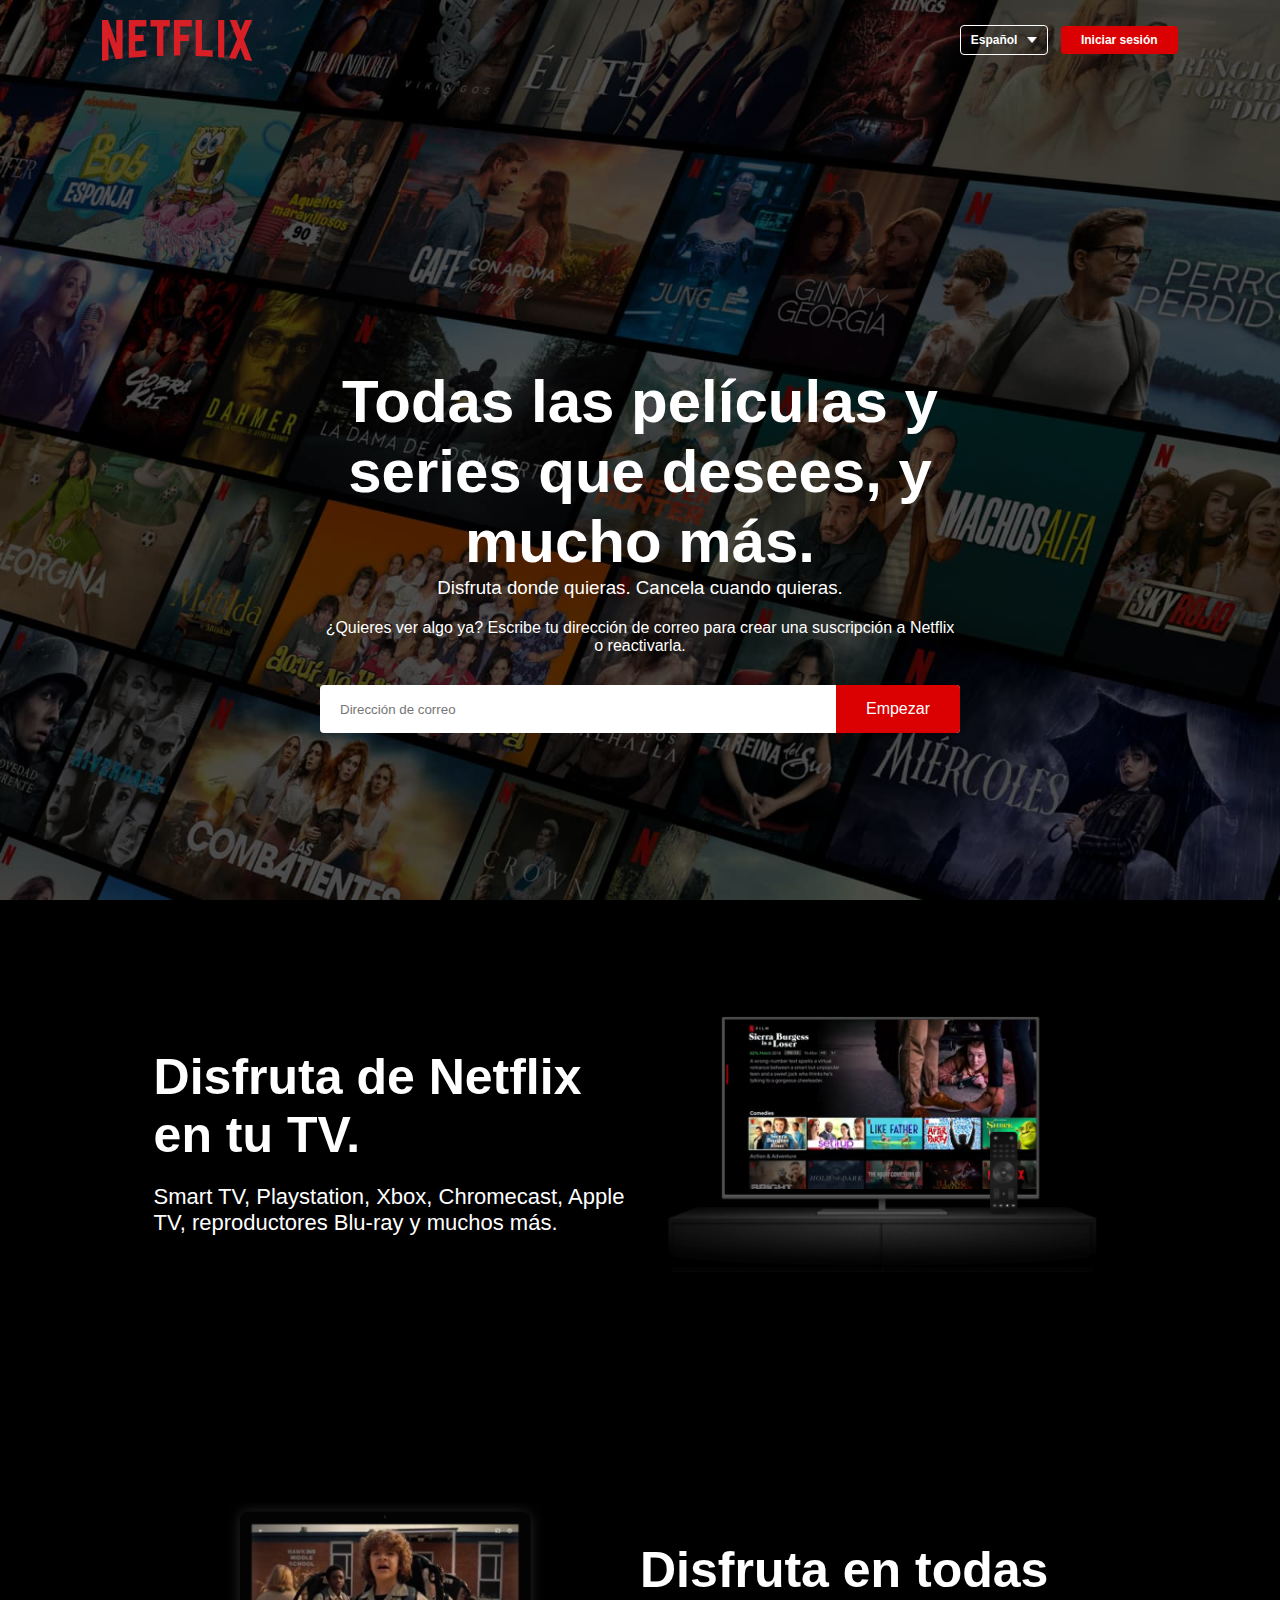
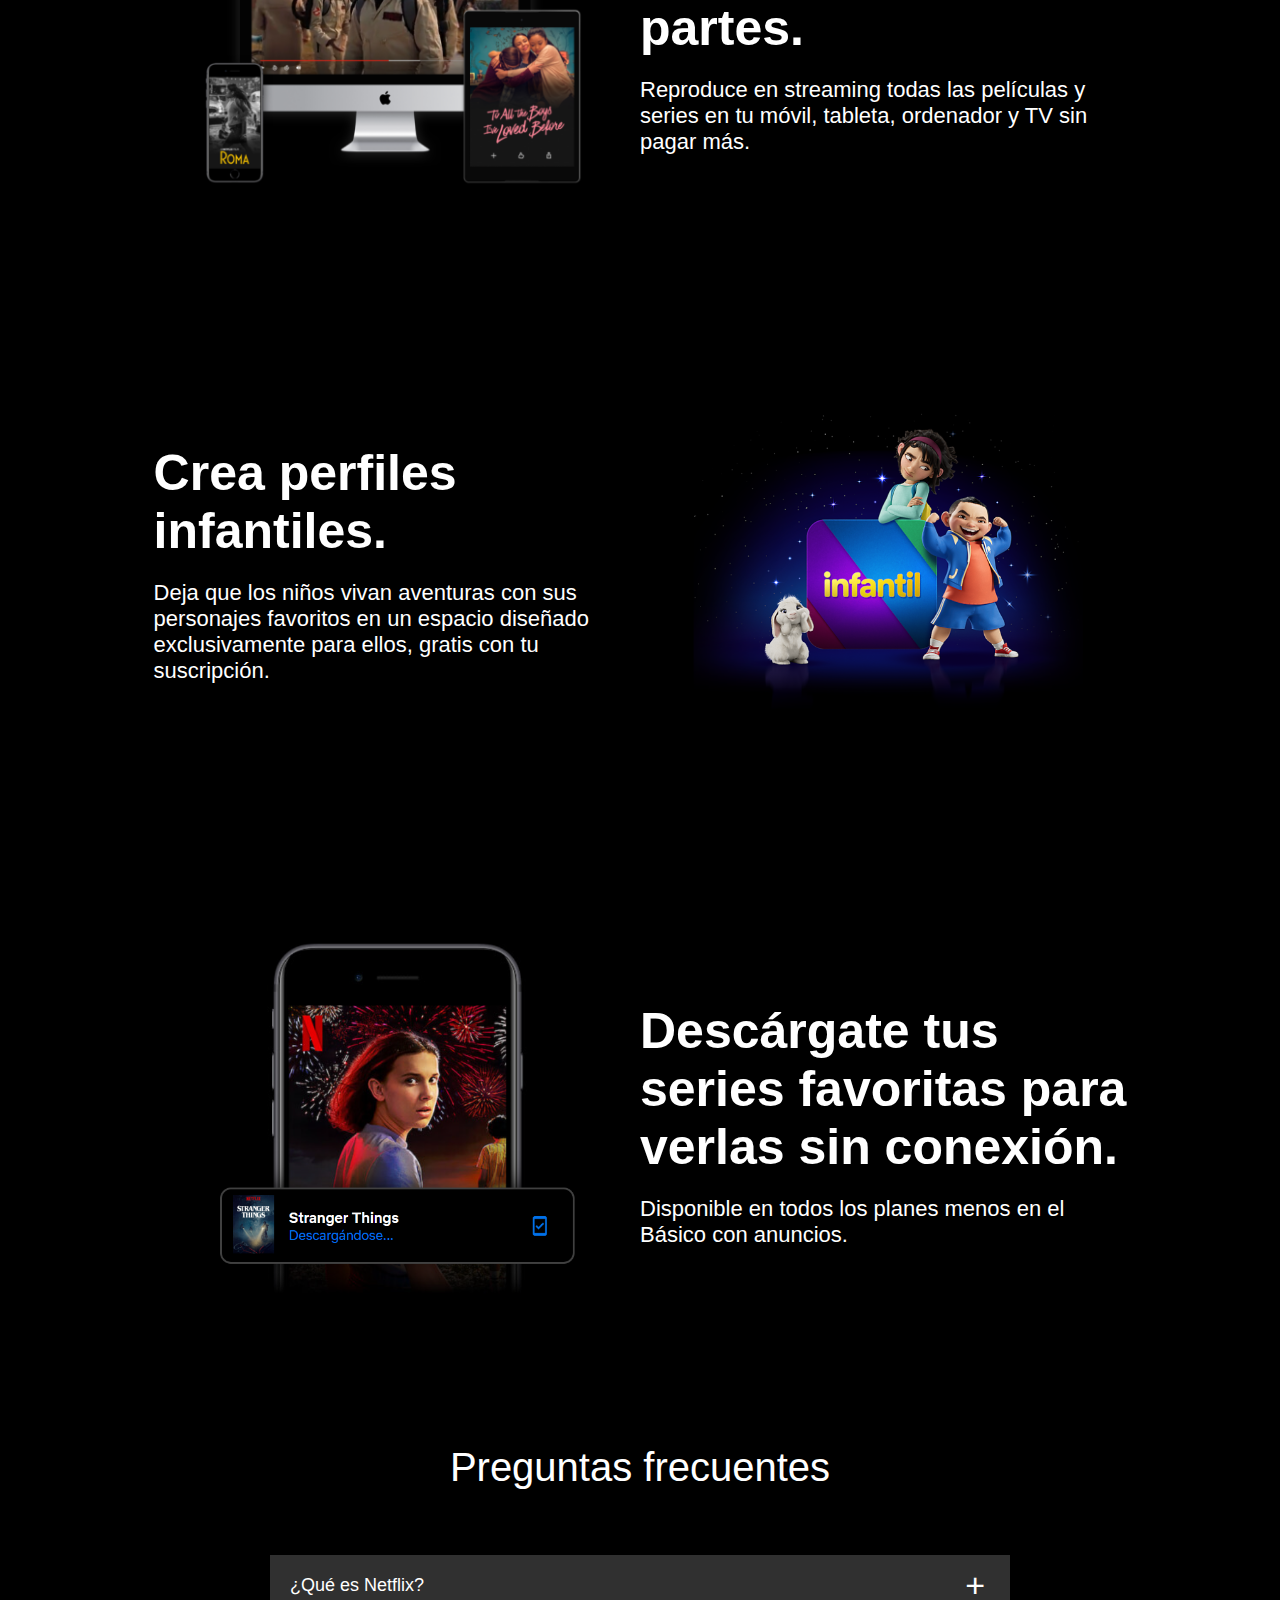
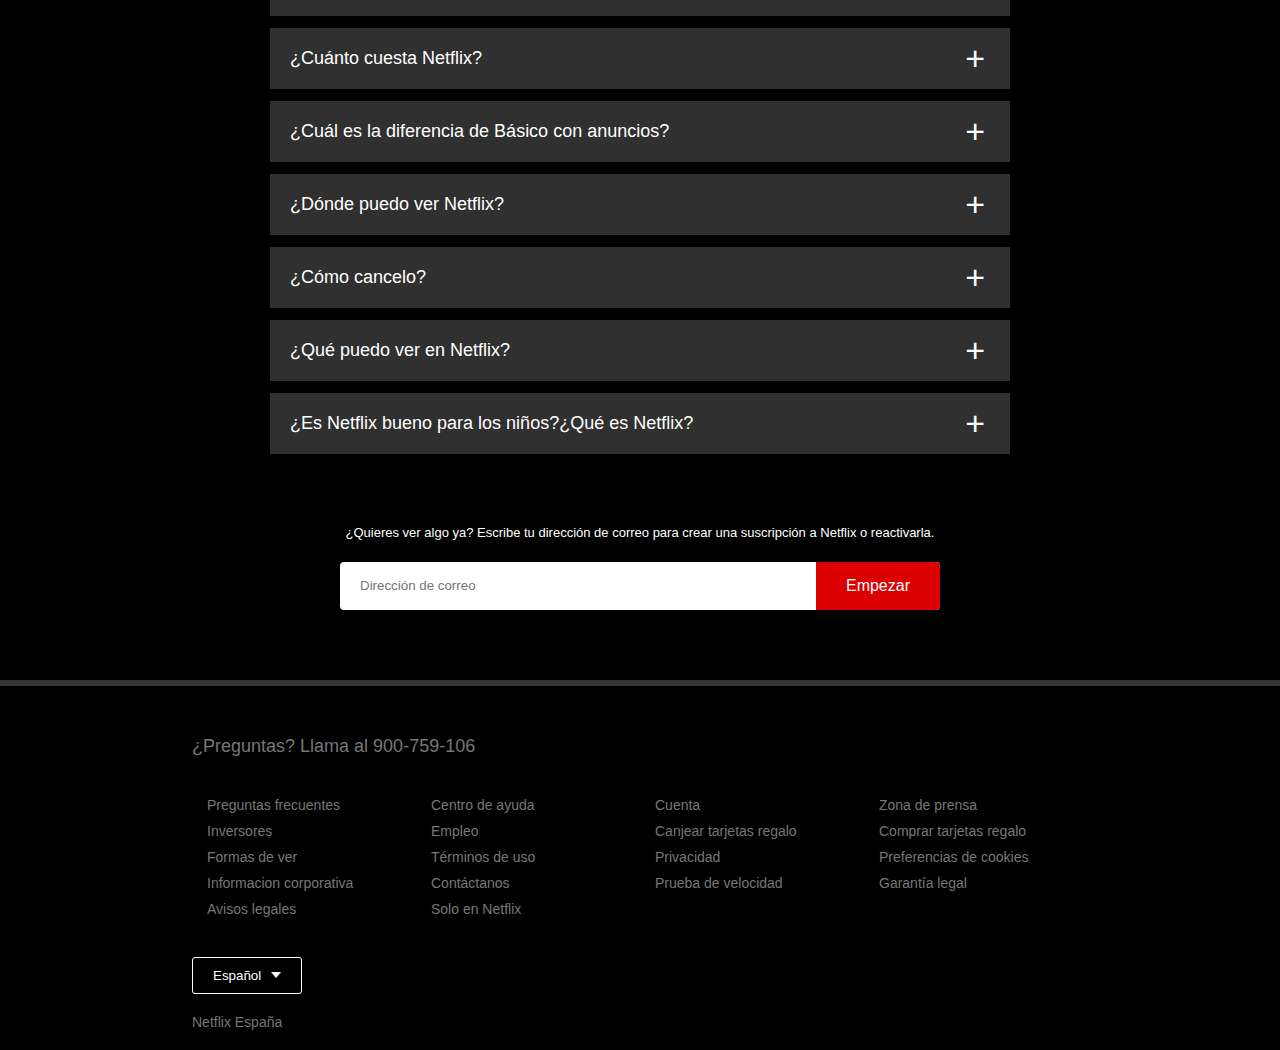
<file: index.html>
<!DOCTYPE html>
<html lang="es">
<head>
    <meta charset="UTF-8">
    <meta http-equiv="X-UA-Compatible" content="IE=edge">
    <meta name="viewport" content="width=device-width, initial-scale=1.0">
    <title>Netflix Website Clone</title>
    <link rel="stylesheet" href="./css/style.css"><!-- Aplico css externo -->
</head>
<body>
    <!-- -------------------------HEADER ----------------------------------- -->
    <div class="header"> <!-- Creamos la cabecera en donde van los primeros botones y el mensaje de bienvenida -->
        <nav>
            <img src="./img/logo.png" alt="NetflixLogo" class="logo">
            <div>
                <button class="idioma">Español<img src="img/down-icon.png"></button>
                <a href="./cuenta.html">
                    <button>Iniciar sesión</button>
                </a>
            </div>
        </nav>
        <div class="contenido-headder">
            <h1>Todas las películas y series que desees, y mucho más.</h1>
            <h3>Disfruta donde quieras. Cancela cuando quieras.</h3>
            <p>¿Quieres ver algo ya? Escribe tu dirección de correo para crear una suscripción a Netflix o reactivarla.</p>
            <form class="entrada-mail">
                <input type="email" placeholder="Dirección de correo" required>
                <button type="submit">Empezar</button>
            </form>
        </div>
    </div>
    <!-- --------------------------ELEMENTOS ------------------------------------ -->
    <div class="elementos">
        <div class="fila">
            <div class="columna-texto">
                <h2>Disfruta de Netflix en tu TV.</h2>
                <p>Smart TV, Playstation, Xbox, Chromecast, Apple TV, reproductores Blu-ray y muchos más.</p>
            </div>
            <div class="columna-imagen">
                <img src="./img/index/elemento1.png" alt="imagen1">
            </div>
        </div>
    </div>
    <div class="elementos">
        <div class="fila">
            <div class="columna-imagen">
                <img src="./img/index/elemento2.png" alt="imagen1">
            </div>
            <div class="columna-texto">
                <h2>Disfruta en todas partes.</h2>
                <p>Reproduce en streaming todas las películas y series en tu móvil, tableta, ordenador y TV sin pagar más.</p>
            </div>
        </div>
    </div>
    <div class="elementos">
        <div class="fila">
            <div class="columna-texto">
                <h2>Crea perfiles infantiles.</h2>
                <p>Deja que los niños vivan aventuras con sus personajes favoritos en un espacio diseñado exclusivamente para ellos, gratis con tu suscripción.</p>
            </div>
            <div class="columna-imagen">
                <img src="./img/index/elemento3.png" alt="imagen1">
            </div>
        </div>
    </div>
    <div class="elementos">
        <div class="fila">
            <div class="columna-imagen">
                <img src="./img/index/elemento4.png" alt="imagen1">
            </div>
            <div class="columna-texto">
                <h2>Descárgate tus series favoritas para verlas sin conexión.</h2>
                <p>Disponible en todos los planes menos en el Básico con anuncios.</p>
            </div>
        </div>
    </div>
    <!-- ------------------------------INFORMACION---------------------------------------- -->
    <div class="faq">
        <h2>Preguntas frecuentes</h2>
        <ul class="acordeon">
            <li>
                <!-- Ahora vamos a crear un botón de tipo radio que se llama acordeón, tendrá el mismo nombre para
                los siete postes de información para que si vemos la información de una pregunta, las otras se oculten
                pero tendrán un id diferente para diferenciarlas -->
                <input type="radio" name="acordeon" id="primera">
                <label for="primera">¿Qué es Netflix?</label>
                <div class="contenido">
                    <p>Netflix es un servicio de streaming que ofrece una amplia variedad de series, películas, títulos de anime, documentales
                    y otros contenidos premiados en miles de dispositivos conectados a internet.
                    <br><br>
                    Puedes ver todo lo que quieras, cuando quieras, por una tarifa mensual reducida. ¡Siempre hay algo nuevo que descubrir,
                    y cada semana se añaden nuevas series y películas!</p>
                </div>
            </li>
            <li>
                <input type="radio" name="acordeon" id="segunda">
                <label for="segunda">¿Cuánto cuesta Netflix?</label>
                <div class="contenido">
                    <p>Disfruta de Netflix en tu smartphone, tableta, Smart TV, ordenador o dispositivo de streaming, todo por una tarifa
                    mensual fija. Planes desde 5,49 € a 17,99 € al mes. Sin cargos adicionales ni contratos.</p>
                </div>
            </li>
            <li>
                <input type="radio" name="acordeon" id="tercera">
                <label for="tercera">¿Cuál es la diferencia de Básico con anuncios?</label>
                <div class="contenido">
                    <p>Básico con anuncios es una manera excelente de disfrutar de series y películas a un precio más bajo. Puedes ver tus
                    títulos favoritos en cualquier dispositivo con algunas pausas publicitarias. Este plan no permite descargas y algunas
                    series y películas no estarán disponibles debido a las restricciones de licencias. También hay ciertas restricciones
                    relacionadas con los dispositivos y la ubicación.</p>
                </div>
            </li>
            <li>
                <input type="radio" name="acordeon" id="cuarta">
                <label for="cuarta">¿Dónde puedo ver Netflix?</label>
                <div class="contenido">
                    <p>Disfruta donde quieras y cuando quieras. Inicia sesión con tu cuenta de Netflix para disfrutar al instante de todo el
                    contenido de netflix.com desde tu ordenador personal o en cualquier dispositivo conectado a internet que ofrezca la
                    aplicación de Netflix, entre ellos, smart TV, smartphones, tabletas, reproductores multimedia de streaming y consolas de
                    juegos.
                    <br><br>
                    También puedes descargar tus series favoritas con la aplicación de iOS, Android o Windows 10. Utiliza las descargas para
                    ver títulos dondequiera que vayas y cuando no dispongas de conexión a internet. Netflix siempre te acompaña.</p>
                </div>
            </li>
            <li>
                <input type="radio" name="acordeon" id="quinta">
                <label for="quinta">¿Cómo cancelo?</label>
                <div class="contenido">
                    <p>Netflix es flexible. Sin contratos liosos ni compromisos. Puedes cancelar fácilmente tu cuenta en línea con tan solo dos
                    clics. Sin cargos por cancelación: activa o cancela tu cuenta en cualquier momento.</p>
                </div>
            </li>
            <li>
                <input type="radio" name="acordeon" id="sexta">
                <label for="sexta">¿Qué puedo ver en Netflix?</label>
                <div class="contenido">
                    <p>Netflix dispone de una amplia biblioteca de originales de Netflix galardonados, títulos de anime, series de TV,
                    documentales, largometrajes y otros contenidos. Ve todo el contenido que quieras, cuando quieras.</p>
                </div>
            </li>
            <li>
                <input type="radio" name="acordeon" id="septima">
                <label for="septima">¿Es Netflix bueno para los niños?¿Qué es Netflix?</label>
                <div class="contenido">
                    <p>La experiencia infantil de Netflix se incluye en la suscripción para que los padres tengan el control mientras los niños
                    disfrutan de series y películas familiares en su propio espacio.
                    <br><br>
                    Los perfiles infantiles incluyen controles parentales protegidos por PIN que te permiten restringir la calificación por
                    edades del contenido que pueden ver los niños y bloquear determinados títulos que no quieras que vean.</p>
                </div>
            </li>
        </ul>
        <small>¿Quieres ver algo ya? Escribe tu dirección de correo para crear una suscripción a Netflix o reactivarla.</small>
        <form class="entrada-mail">
            <input type="email" placeholder="Dirección de correo" required>
            <button type="submit">Empezar</button>
        </form>
    </div>
    <!-- ------------------------------------FOOTER------------------------------------------------------ -->
    <div class="footer">
        <h2>¿Preguntas? Llama al 900-759-106</h2>
        <div class="fila">
            <div class="columna">
                <a href="#">Preguntas frecuentes</a>
                <a href="#">Inversores</a>
                <a href="#">Formas de ver</a>
                <a href="/info-corporativa.html">Informacion corporativa</a>
                <a href="/avisos-legales.html">Avisos legales</a>
            </div>
            <div class="columna">
                <a href="#">Centro de ayuda</a>
                <a href="#">Empleo</a>
                <a href="/terminos-de-uso.html">Términos de uso</a>
                <a href="#">Contáctanos</a>
                <a href="#">Solo en Netflix</a>
            </div>
            <div class="columna">
                <a href="/cuenta.html">Cuenta</a>
                <a href="#">Canjear tarjetas regalo</a>
                <a href="/privacidad.html">Privacidad</a>
                <a href="https://fast.com/es/">Prueba de velocidad</a>
            </div>
            <div class="columna">
                <a href="#">Zona de prensa</a>
                <a href="#">Comprar tarjetas regalo</a>
                <a href="#">Preferencias de cookies</a>
                <a href="#">Garantía legal</a>
            </div>
        </div>
        <button class="idioma">Español<img src="img/down-icon.png"></button>
        <p class="texto-copyright">Netflix España</p>
    </div>
</body>
</html>
</file>
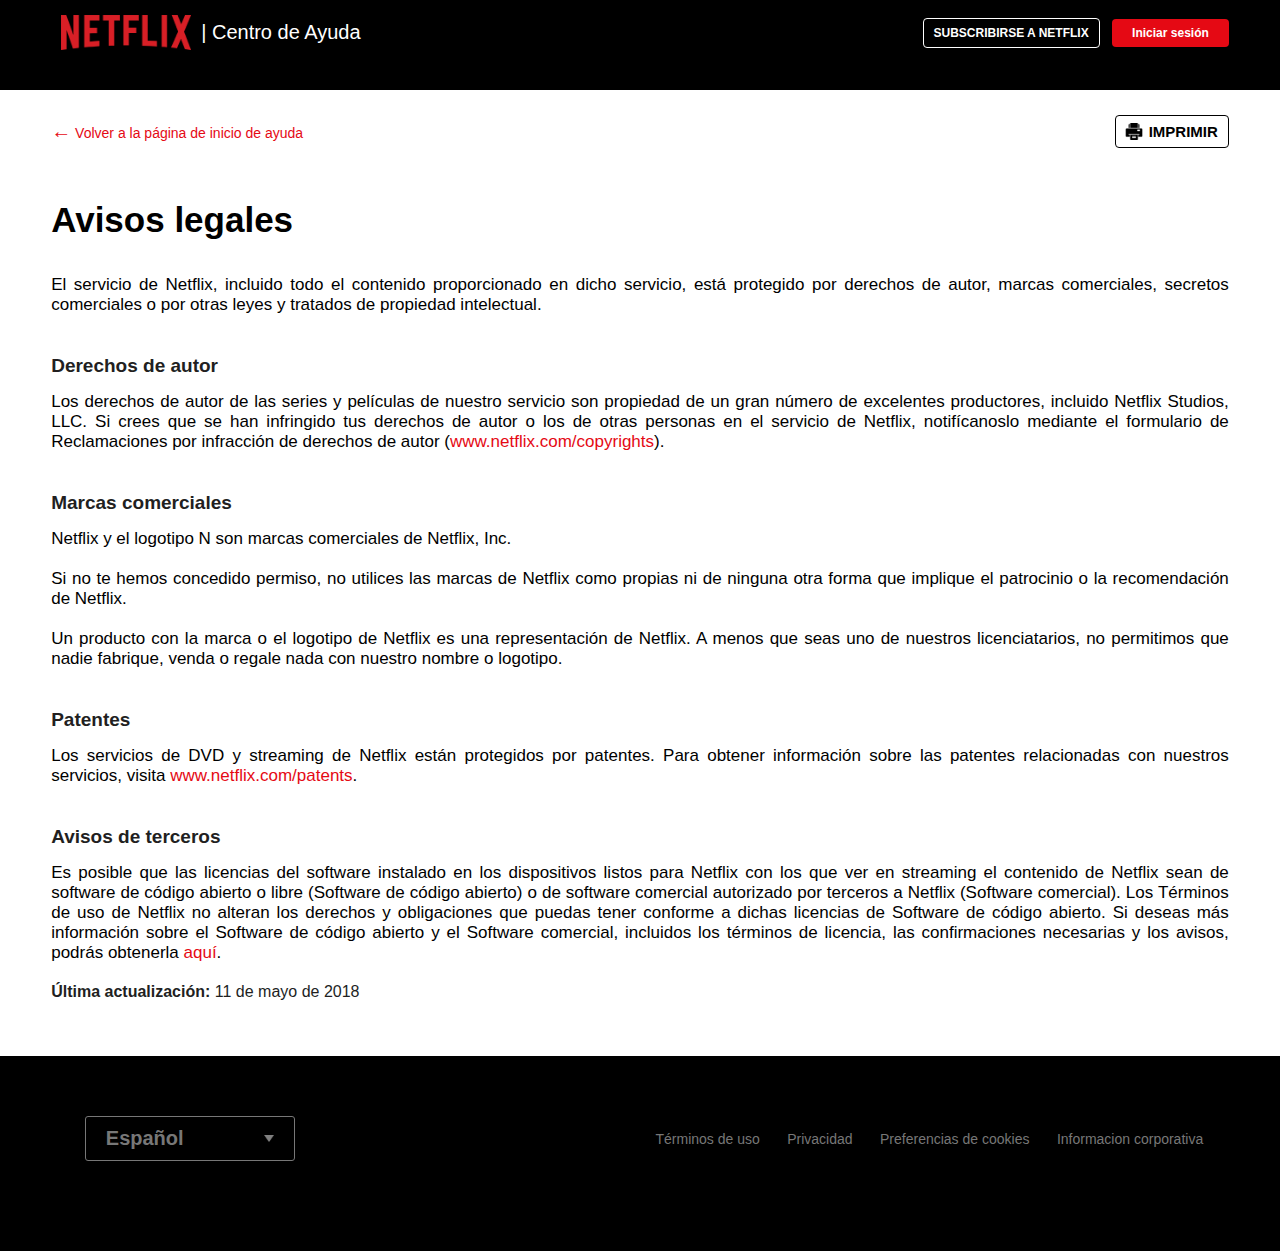
<file: avisos-legales.html>
<!DOCTYPE html>
<html lang="es">
  <head>
    <meta charset="UTF-8" />
    <meta http-equiv="X-UA-Compatible" content="IE=edge" />
    <meta name="viewport" content="width=device-width, initial-scale=1.0" />
    <title>Avisos Legales Clone</title>
    <link rel="stylesheet" href="./css/avisos-legales.css" />
    <!-- Aplico css externo -->
  </head>
  <body>
    <!-- ------------------------------HEADER 1----------------------------- -->
    <div class="header">
      <nav>
        <div class="centro-ayuda">
          <img src="./img/logo.png" alt="NetflixLogo" class="logo" />
          <p>| Centro de Ayuda</p>
        </div>
        <div>
          <button class="subscripcion">SUBSCRIBIRSE A NETFLIX</button>
          <button>Iniciar sesión</button>
        </div>
      </nav>
    </div>
    <!-- -----------------------------HEADER 2----------------------------- -->
    <div class="header-dos">
      <nav>
        <a href="./index.html">
          <p><em>←</em> Volver a la página de inicio de ayuda</p>
        </a>
        <div>
          <button class="imprimir">
            <img src="./img/avisos-legales/icono.png" />IMPRIMIR
          </button>
        </div>
      </nav>
    </div>
    <!-- ----------------------------BODY TEXTO INFO-------------------------------- -->
    <div class="texto">
      <h1>Avisos legales</h1>
      <p>
        El servicio de Netflix, incluido todo el contenido proporcionado en
        dicho servicio, está protegido por derechos de autor, marcas
        comerciales, secretos comerciales o por otras leyes y tratados de
        propiedad intelectual.
      </p>
      <h3>Derechos de autor</h3>
      <p>
        Los derechos de autor de las series y películas de nuestro servicio son
        propiedad de un gran número de excelentes productores, incluido Netflix
        Studios, LLC. Si crees que se han infringido tus derechos de autor o los
        de otras personas en el servicio de Netflix, notifícanoslo mediante el
        formulario de Reclamaciones por infracción de derechos de autor (<a
          href="https://assets.nflxext.com/us/pages/corporate/tos/TOU_CopyrightClaimsForm_EnUS_Final.pdf"
          >www.netflix.com/copyrights</a
        >).
      </p>
      <h3>Marcas comerciales</h3>
      <p>
        Netflix y el logotipo N son marcas comerciales de Netflix, Inc.
        <br/><br/>
        Si no te hemos concedido permiso, no utilices las marcas de Netflix como
        propias ni de ninguna otra forma que implique el patrocinio o la
        recomendación de Netflix.
        <br/><br/>
        Un producto con la marca o el logotipo de Netflix es una representación
        de Netflix. A menos que seas uno de nuestros licenciatarios, no
        permitimos que nadie fabrique, venda o regale nada con nuestro nombre o
        logotipo.
      </p>
      <h3>Patentes</h3>
      <p>
        Los servicios de DVD y streaming de Netflix están protegidos por
        patentes. Para obtener información sobre las patentes relacionadas con
        nuestros servicios, visita <a href="#">www.netflix.com/patents</a>.
      </p>
      <h3>Avisos de terceros</h3>
      <p>
        Es posible que las licencias del software instalado en los dispositivos
        listos para Netflix con los que ver en streaming el contenido de Netflix
        sean de software de código abierto o libre (Software de código abierto)
        o de software comercial autorizado por terceros a Netflix (Software
        comercial). Los Términos de uso de Netflix no alteran los derechos y
        obligaciones que puedas tener conforme a dichas licencias de Software de
        código abierto. Si deseas más información sobre el Software de código
        abierto y el Software comercial, incluidos los términos de licencia, las
        confirmaciones necesarias y los avisos, podrás obtenerla
        <a
          href="https://help.nflxext.com/legal/netflix_open_source_notices_20190711.pdf"
          >aquí</a
        >.
      </p>
      <h4><b>Última actualización:</b> 11 de mayo de 2018</h4>
    </div>
    <!-- ------------------------------------FOOTER------------------------------------------------------ -->
    <div class="footer">
        <nav>
            <button class="idioma">Español<img src="img/down-icon.png"></button>
            <div class="fila">
            <a href="/terminos-de-uso.html">Términos de uso</a>
            <a href="./privacidad.html">Privacidad</a>
            <a href="#">Preferencias de cookies</a>
            <a href="/info-corporativa.html">Informacion corporativa</a>
            </div>
        </nav>
    </div>
  </body>
</html>
</file>
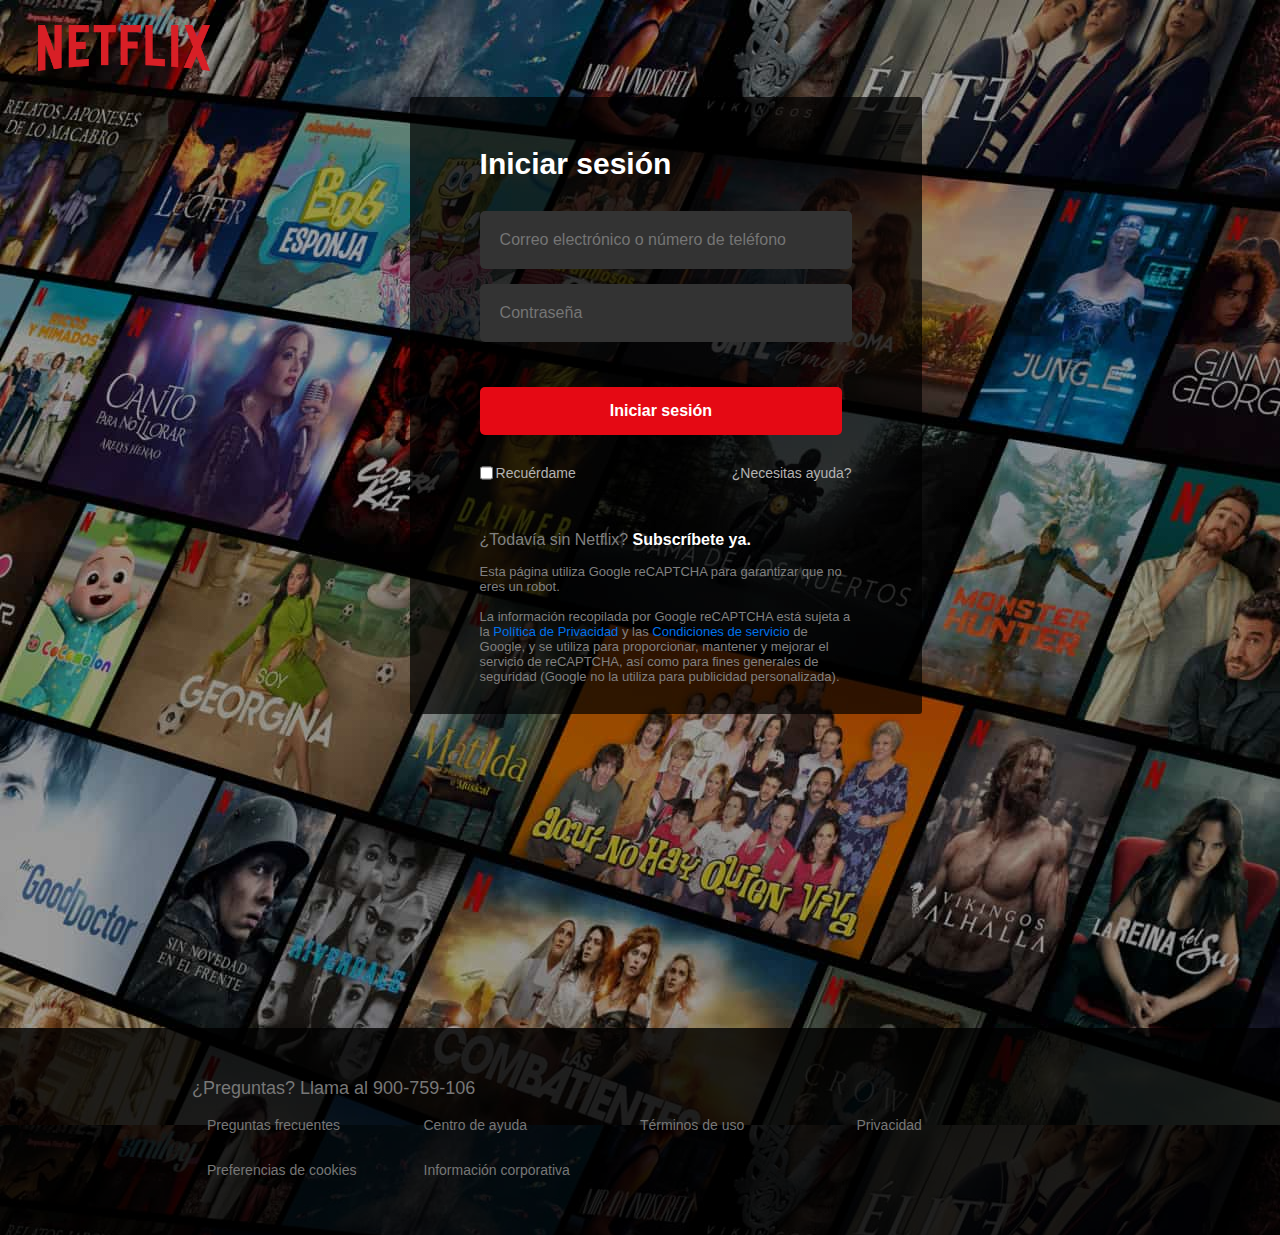
<file: cuenta.html>
<!DOCTYPE html>
<html lang="es">
  <head>
    <meta charset="UTF-8" />
    <meta http-equiv="X-UA-Compatible" content="IE=edge" />
    <meta name="viewport" content="width=device-width, initial-scale=1.0" />
    <title>Cuenta Clon</title>
    <link rel="stylesheet" href="./css/cuenta.css" /><!-- Aplico css externo -->
  </head>
  <body>
    <div class="contenido">
      <nav>
        <img class="logo" src="./img/logo.png" alt="netflixLogo" />
      </nav>
      <div class="caja">
        <h2>Iniciar sesión</h2>
        <div class="form">
          <input
            type="text"
            placeholder="Correo electrónico o número de teléfono"
            required
          />
          <input type="password" placeholder="Contraseña" required />
        </div>
        <button>Iniciar sesión</button>
        <div class="checkbox">
          <div class="recordar">
            <input type="checkbox" id="checkbox1"/>
            <label for="remember">Recuérdame</label>
          </div>
          <div>
            <p>¿Necesitas ayuda?</p>
          </div>
        </div>
        <div class="subscripcion">
          <p>¿Todavía sin Netflix? <span>Subscríbete ya.</span></p>
          <p>Esta página utiliza Google reCAPTCHA para garantizar que no eres un robot. 
            <br/> <br/> La información recopilada por Google reCAPTCHA está sujeta a la <a href="https://policies.google.com/privacy">Política de Privacidad</a>
            y las <a href="https://policies.google.com/terms">Condiciones de servicio</a> de
          Google, y se utiliza para proporcionar, mantener y mejorar el servicio de reCAPTCHA, así como para fines generales de
          seguridad (Google no la utiliza para publicidad personalizada). </p>
        </div>
      </div>
    </div>
  </body>
  <footer>
    <p>¿Preguntas? Llama al 900-759-106</p>
    <div class="links">
      <ul>
        <li><a href="#">Preguntas frecuentes</a></li>
        <li><a href="#">Centro de ayuda</a></li>
        <li><a href="/terminos-de-uso.html">Términos de uso</a></li>
        <li><a href="/privacidad.html">Privacidad</a></li>
        <li><a href="#">Preferencias de cookies</a></li>
        <li><a href="/info-corporativa.html">Información corporativa</a></li>
      </ul>
    </div>
  </footer>
</html>
</file>
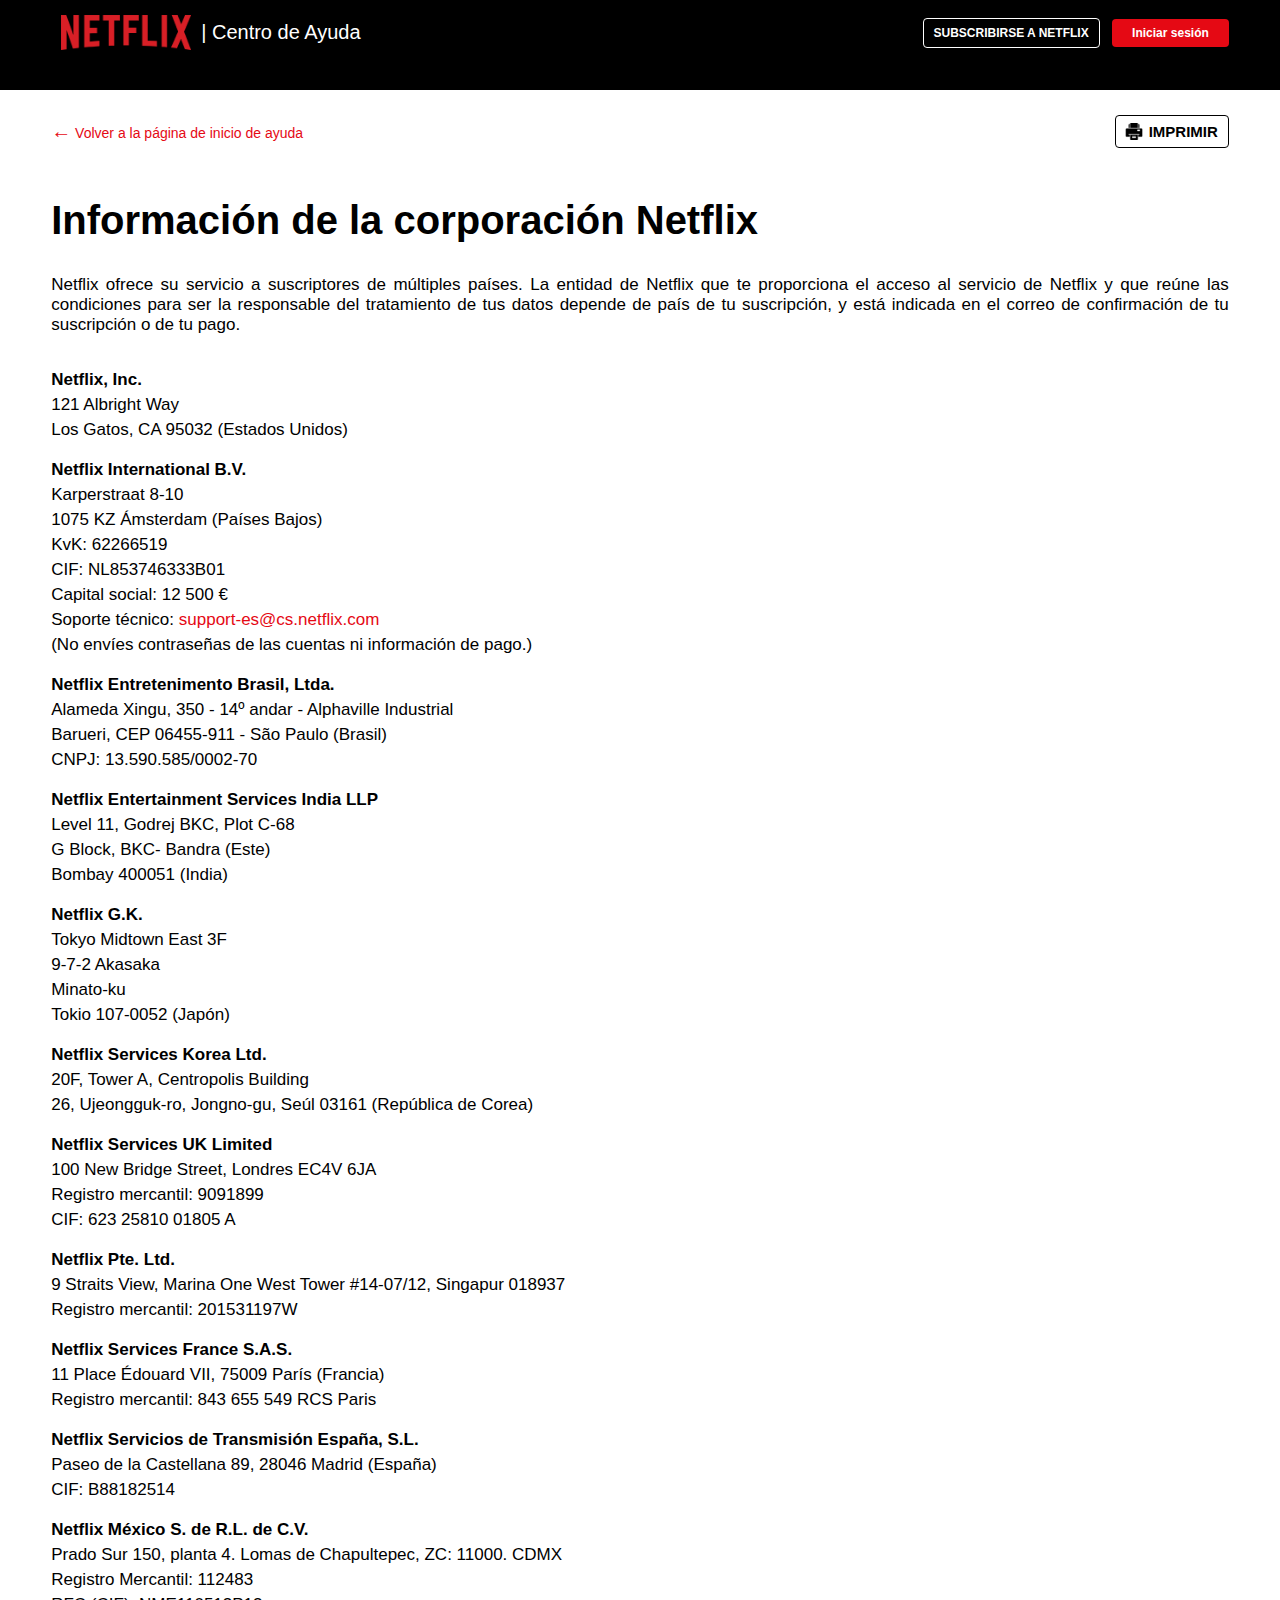
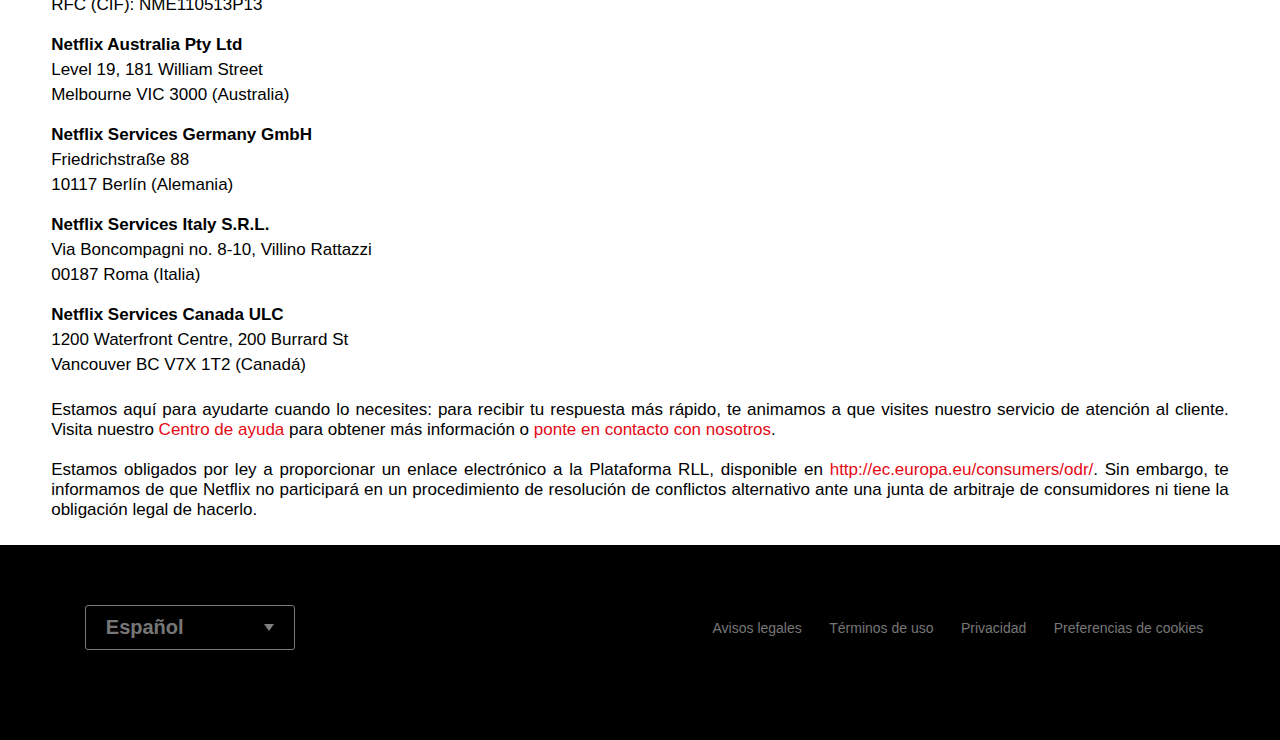
<file: info-corporativa.html>
<!DOCTYPE html>
<html lang="es">
  <head>
    <meta charset="UTF-8" />
    <meta http-equiv="X-UA-Compatible" content="IE=edge" />
    <meta name="viewport" content="width=device-width, initial-scale=1.0" />
    <title>Información Corporativa Clone</title>
    <link rel="stylesheet" href="./css/info-corporativa.css" /><!-- Aplico css externo -->
  </head>
  <body>
    <!-- ------------------------------HEADER 1----------------------------- -->
    <div class="header">
      <nav>
        <div class="centro-ayuda">
          <img src="./img/logo.png" alt="NetflixLogo" class="logo" />
          <p>| Centro de Ayuda</p>
        </div>
        <div>
          <button class="subscripcion">SUBSCRIBIRSE A NETFLIX</button>
          <button>Iniciar sesión</button>
        </div>
      </nav>
    </div>
    <!-- -----------------------------HEADER 2----------------------------- -->
    <div class="header-dos">
      <nav>
        <a href="./index.html">
          <p><em>←</em> Volver a la página de inicio de ayuda</p>
        </a>
        <div>
          <button class="imprimir">
            <img src="./img/avisos-legales/icono.png" />IMPRIMIR
          </button>
        </div>
      </nav>
    </div>
    <!-- ----------------------------BODY TEXTO INFO-------------------------------- -->
    <div class="texto">
      <h1>Información de la corporación Netflix</h1>
      <p>
        Netflix ofrece su servicio a suscriptores de múltiples países. La entidad de Netflix que te proporciona el acceso al
        servicio de Netflix y que reúne las condiciones para ser la responsable del tratamiento de tus datos depende de país de
        tu suscripción, y está indicada en el correo de confirmación de tu suscripción o de tu pago.
      </p>
      <div class="info">
        <p><b>Netflix, Inc.</b></p>
        <pre>121 Albright Way</pre>
        <pre>Los Gatos, CA 95032 (Estados Unidos)</pre>
        <p><b>Netflix International B.V.</b></p>
        <pre>Karperstraat 8-10</pre>
        <pre>1075 KZ Ámsterdam (Países Bajos)</pre>
        <pre>KvK: 62266519</pre>
        <pre>CIF: NL853746333B01</pre>
        <pre>Capital social: 12 500 €</pre>
        <pre>Soporte técnico: <a href="support-es@cs.netflix.com">support-es@cs.netflix.com</a></pre>
        <pre>(No envíes contraseñas de las cuentas ni información de pago.)</pre>
        <p><b>Netflix Entretenimento Brasil, Ltda.</b></p>
        <pre>Alameda Xingu, 350 - 14º andar - Alphaville Industrial</pre>
        <pre>Barueri, CEP 06455-911 - São Paulo (Brasil)</pre>
        <pre>CNPJ: 13.590.585/0002-70</pre>
        <p><b>Netflix Entertainment Services India LLP</b></p>
        <pre>Level 11, Godrej BKC, Plot C-68</pre>
        <pre>G Block, BKC- Bandra (Este)</pre>
        <pre>Bombay 400051 (India)</pre>
        <p><b>Netflix G.K.</b></p>
        <pre>Tokyo Midtown East 3F</pre>
        <pre>9-7-2 Akasaka</pre>
        <pre>Minato-ku</pre>
        <pre>Tokio 107-0052 (Japón)</pre>
        <p><b>Netflix Services Korea Ltd.</b></p>
        <pre>20F, Tower A, Centropolis Building</pre>
        <pre>26, Ujeongguk-ro, Jongno-gu, Seúl 03161 (República de Corea)</pre>
        <p><b>Netflix Services UK Limited</b></p>
        <pre>100 New Bridge Street, Londres EC4V 6JA</pre>
        <pre>Registro mercantil: 9091899</pre>
        <pre>CIF: 623 25810 01805 A</pre>
        <p><b>Netflix Pte. Ltd.</b></p>
        <pre>9 Straits View, Marina One West Tower #14-07/12, Singapur 018937</pre>
        <pre>Registro mercantil: 201531197W</pre>
        <p><b>Netflix Services France S.A.S.</b></p>
        <pre>11 Place Édouard VII, 75009 París (Francia)</pre>
        <pre>Registro mercantil: 843 655 549 RCS Paris</pre>
        <p><b>Netflix Servicios de Transmisión España, S.L.</b></p>
        <pre>Paseo de la Castellana 89, 28046 Madrid (España)</pre>
        <pre>CIF: B88182514</pre>
        <p><b>Netflix México S. de R.L. de C.V.</b></p>
        <pre>Prado Sur 150, planta 4. Lomas de Chapultepec, ZC: 11000. CDMX</pre>
        <pre>Registro Mercantil: 112483</pre>
        <pre>RFC (CIF): NME110513P13</pre>
        <p><b>Netflix Australia Pty Ltd</b></p>
        <pre>Level 19, 181 William Street</pre>
        <pre>Melbourne VIC 3000 (Australia)</pre>
        <p><b>Netflix Services Germany GmbH</b></p>
        <pre>Friedrichstraße 88</pre>
        <pre>10117 Berlín (Alemania)</pre>
        <p><b>Netflix Services Italy S.R.L.</b></p>
        <pre>Via Boncompagni no. 8-10, Villino Rattazzi</pre>
        <pre>00187 Roma (Italia)</pre>
        <p><b>Netflix Services Canada ULC</b></p>
        <pre>1200 Waterfront Centre, 200 Burrard St</pre>
        <pre>Vancouver BC V7X 1T2 (Canadá)</pre>
      </div>
      </p>
      <p>Estamos aquí para ayudarte cuando lo necesites: para recibir tu respuesta más rápido, te animamos a que visites nuestro
        servicio de atención al cliente. Visita nuestro <a href="/index.html">Centro de ayuda</a> para obtener más información o <a href="#">ponte en contacto con
        nosotros</a>.
        <br><br>
        Estamos obligados por ley a proporcionar un enlace electrónico a la Plataforma RLL, disponible en
        <a href="http://ec.europa.eu/consumers/odr/">http://ec.europa.eu/consumers/odr/</a>. Sin embargo, te informamos de que Netflix no participará en un procedimiento de
        resolución de conflictos alternativo ante una junta de arbitraje de consumidores ni tiene la obligación legal de
        hacerlo.</p>
    </div>
    <!-- ------------------------------------FOOTER------------------------------------------------------ -->
    <div class="footer">
        <nav>
            <button class="idioma">Español<img src="img/down-icon.png"></button>
            <div class="fila">
            <a href="/avisos-legales.html">Avisos legales</a>
            <a href="/terminos-de-uso.html">Términos de uso</a>
            <a href="/privacidad.html">Privacidad</a>
            <a href="#">Preferencias de cookies</a>
            </div>
        </nav>
    </div>
  </body>
</html>
</file>
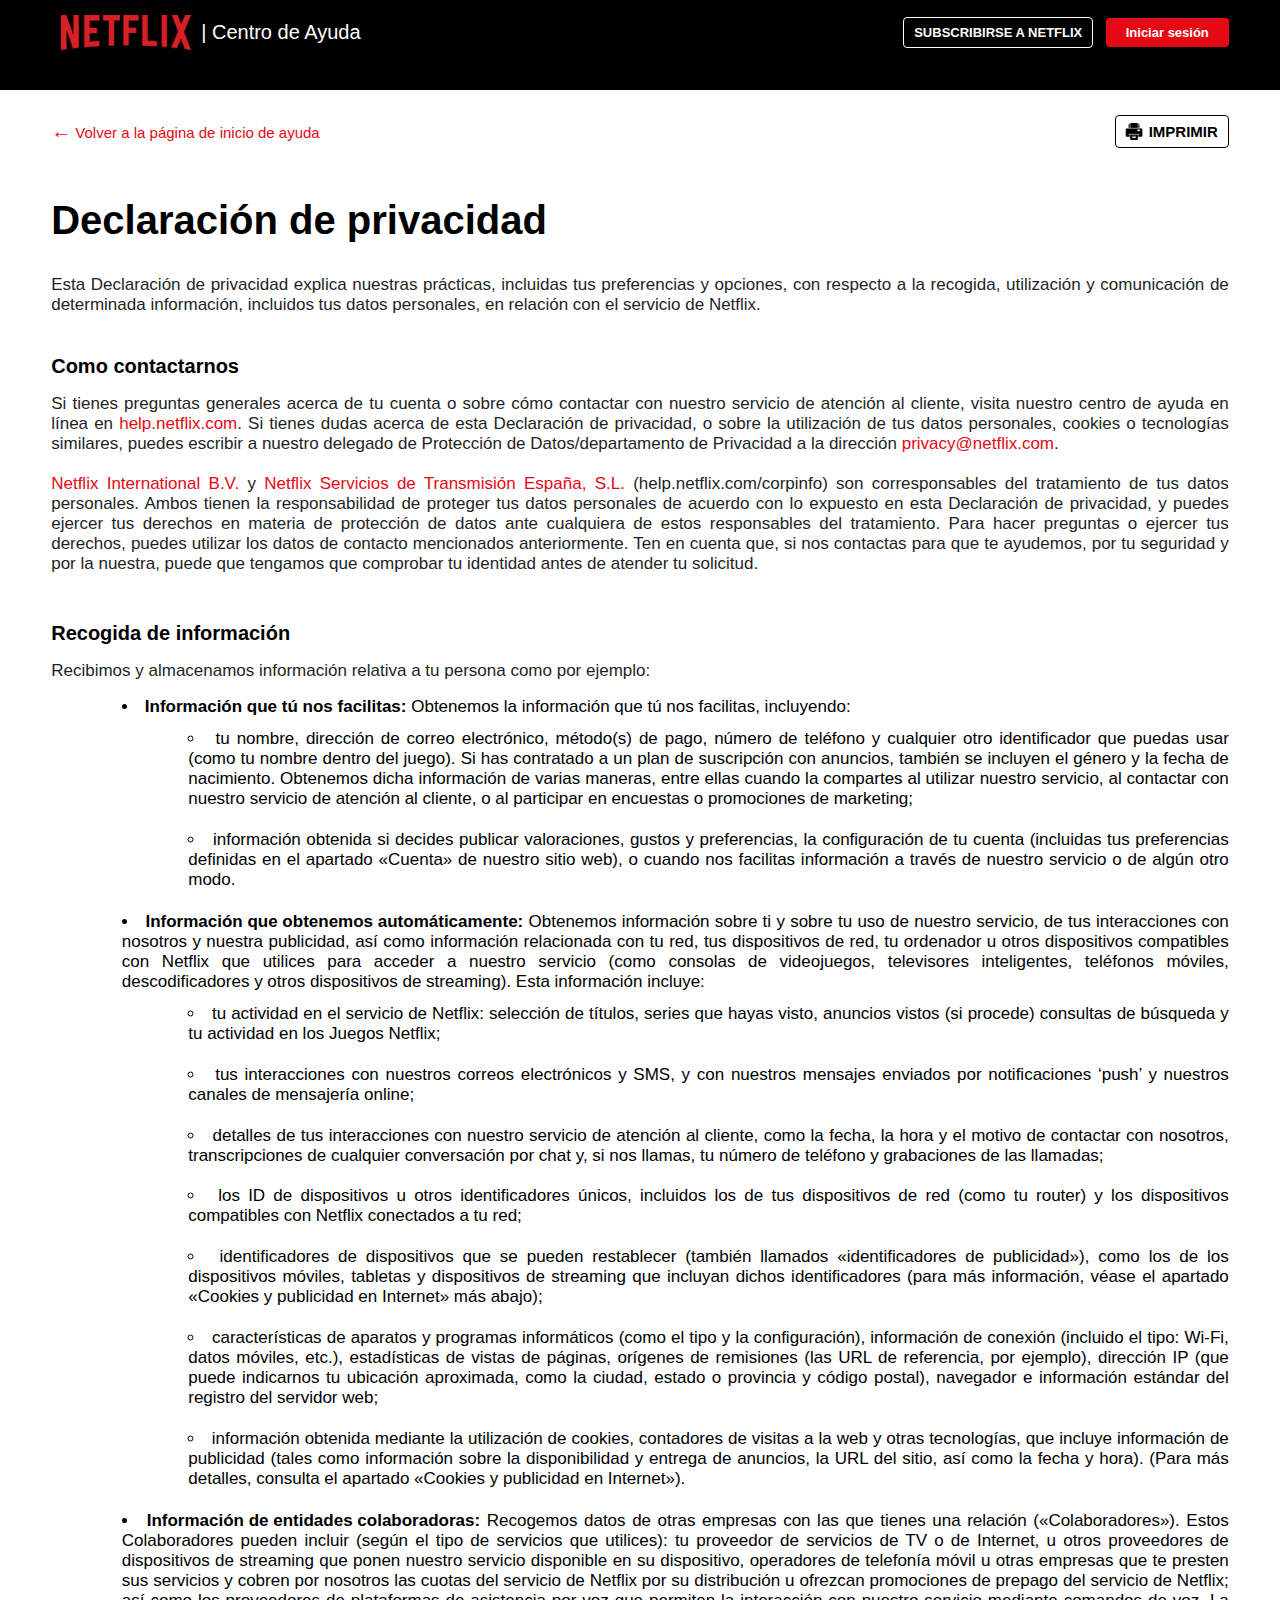
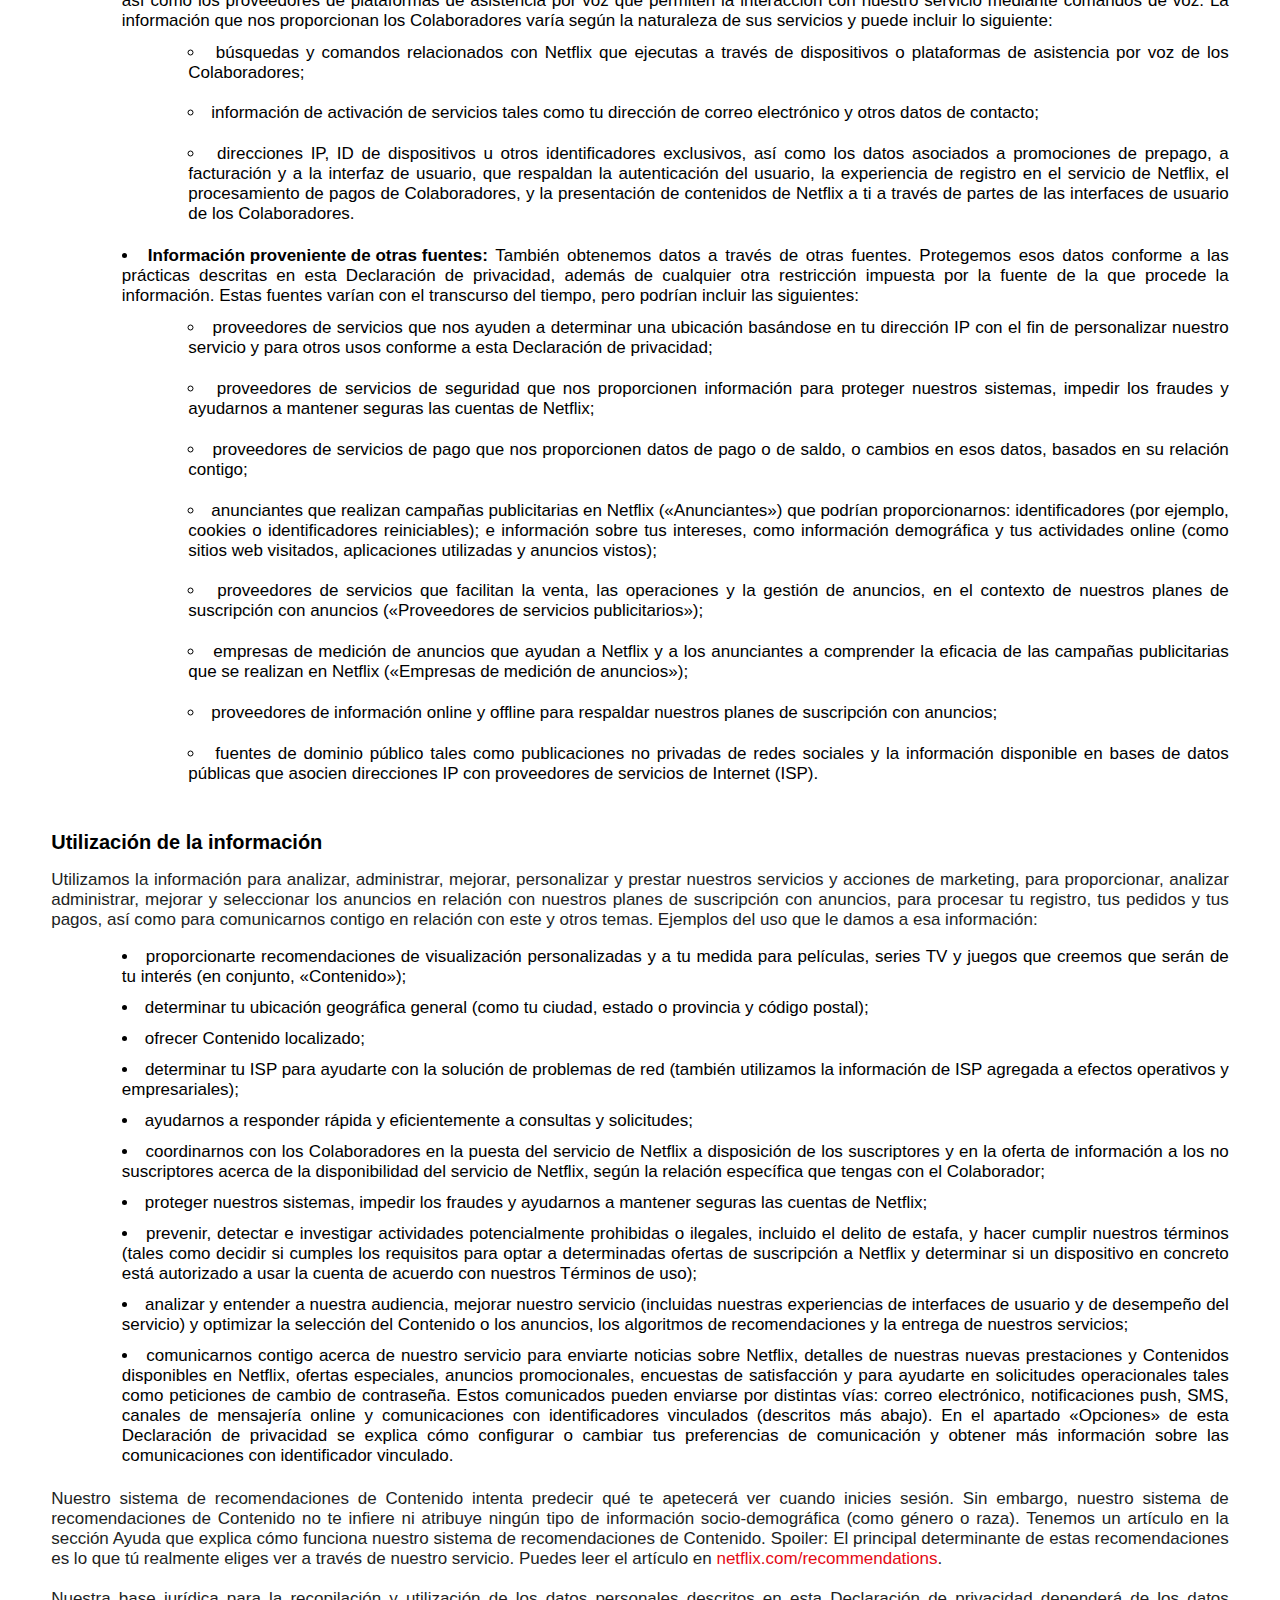
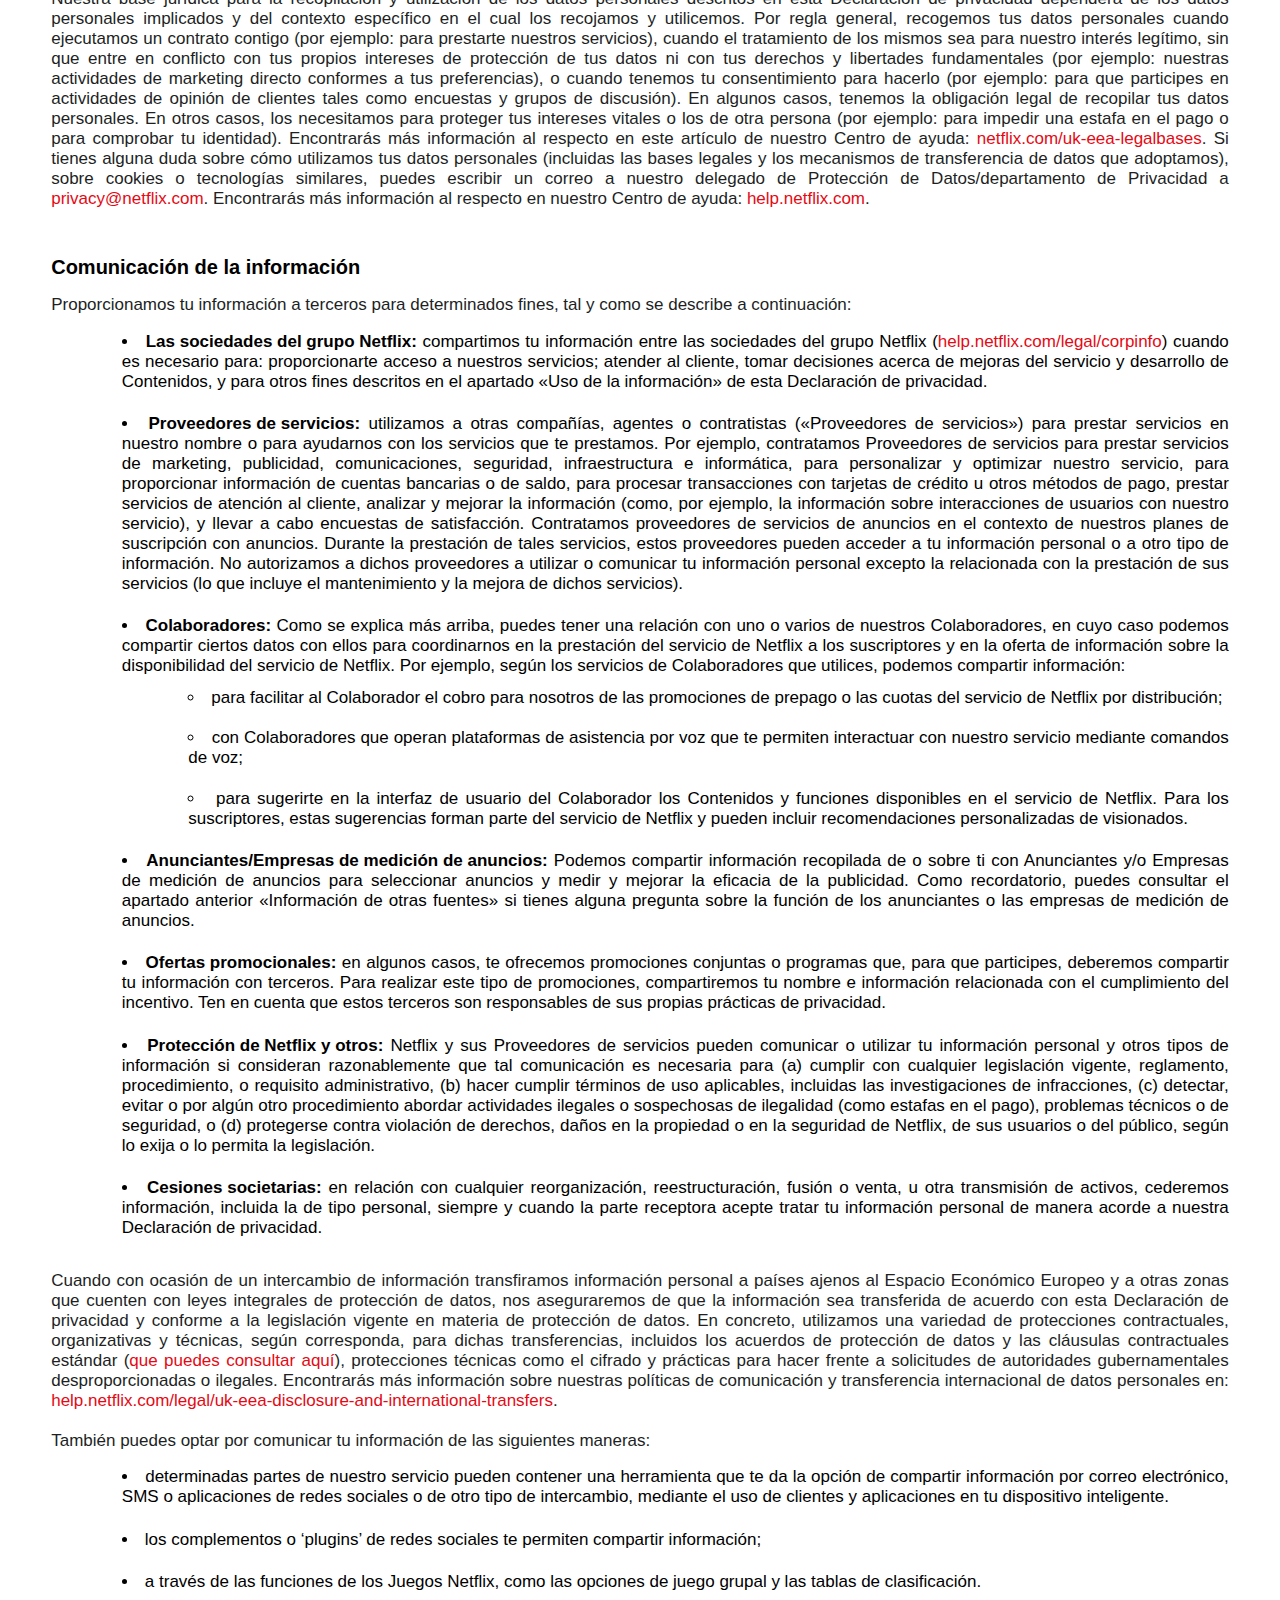
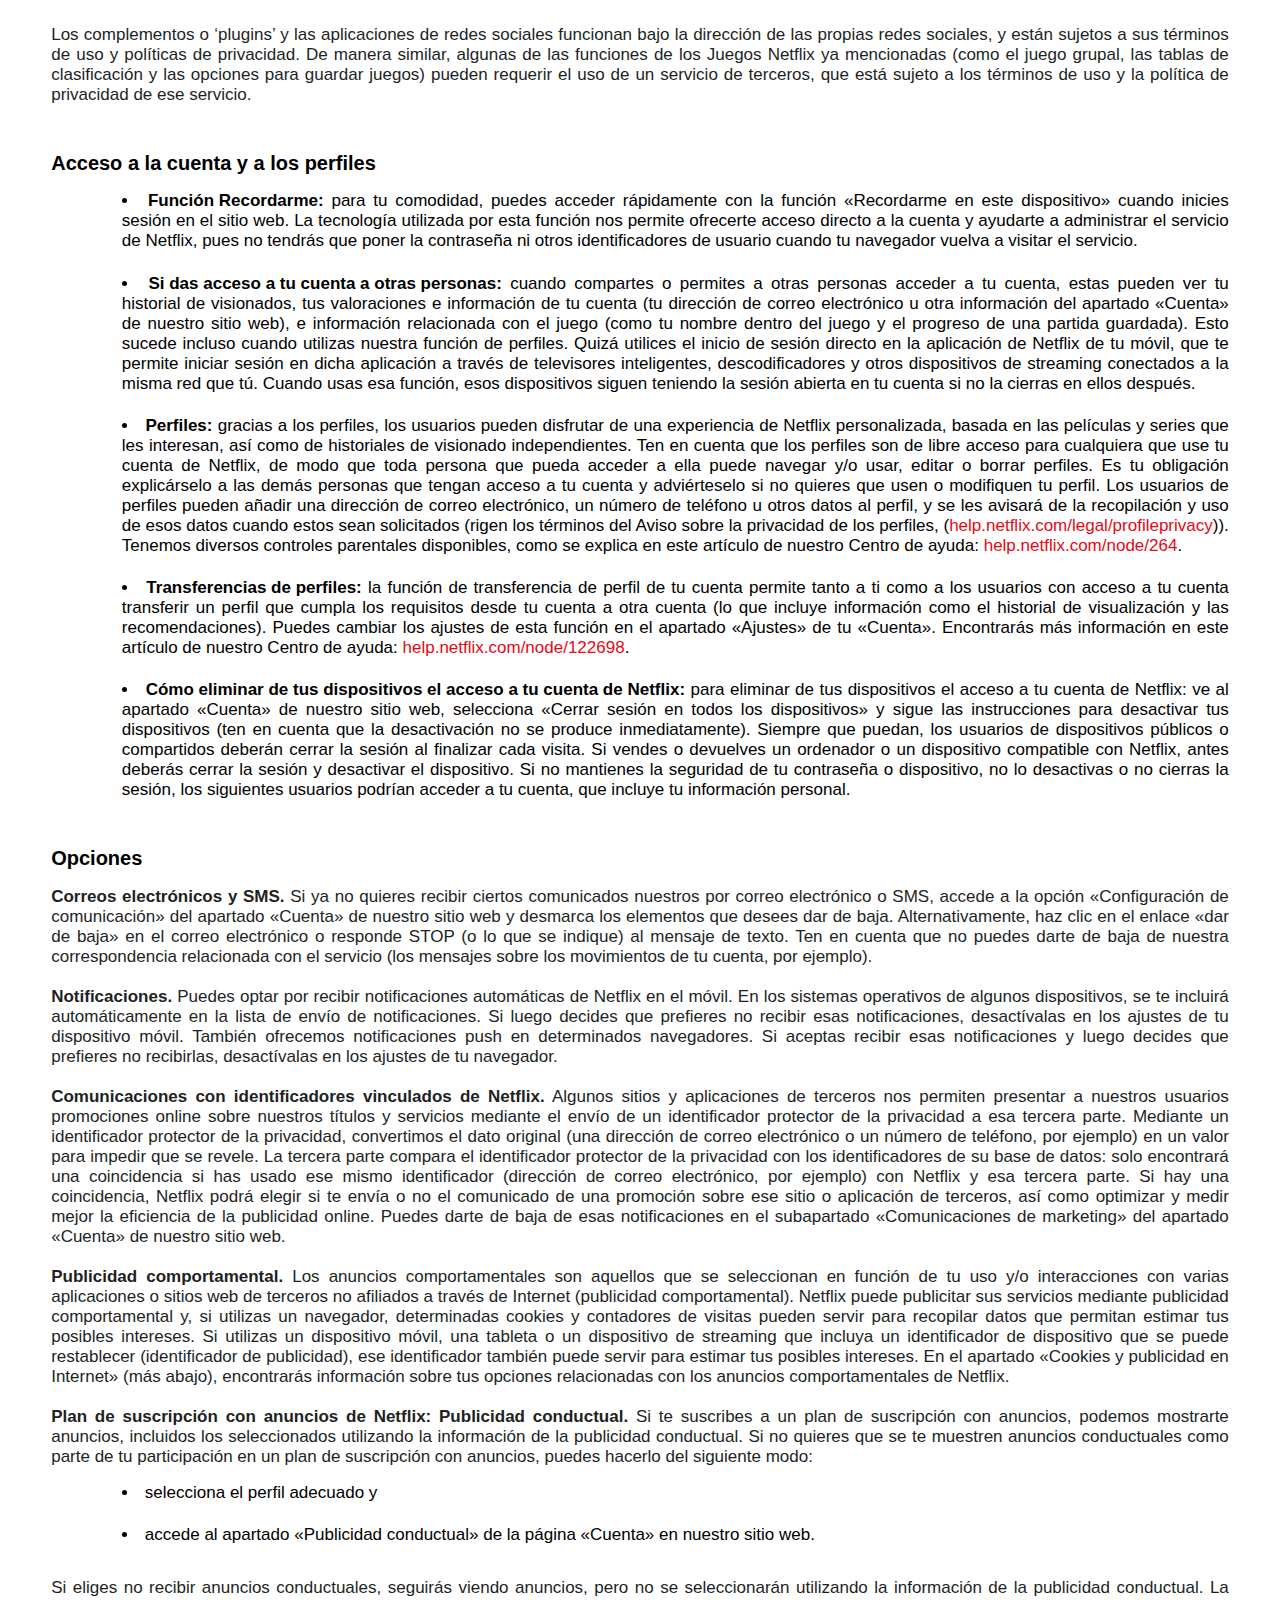
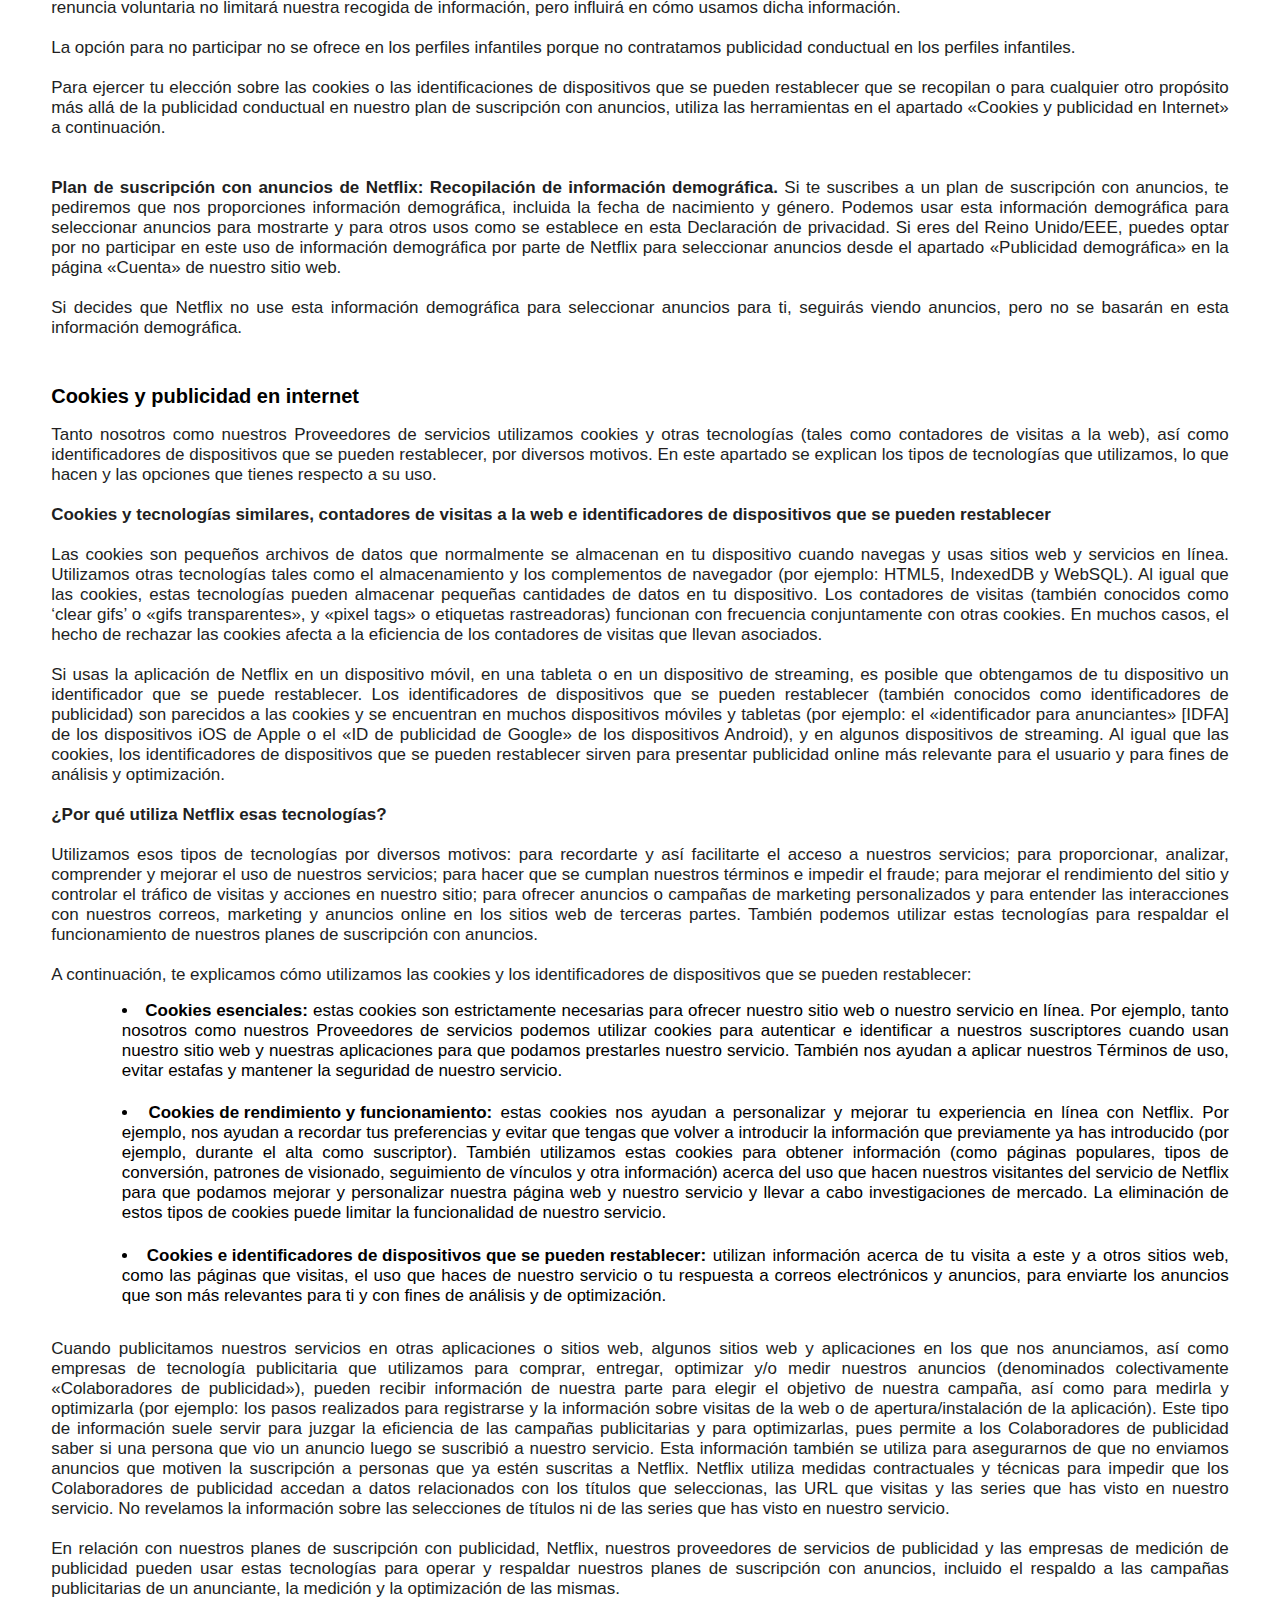
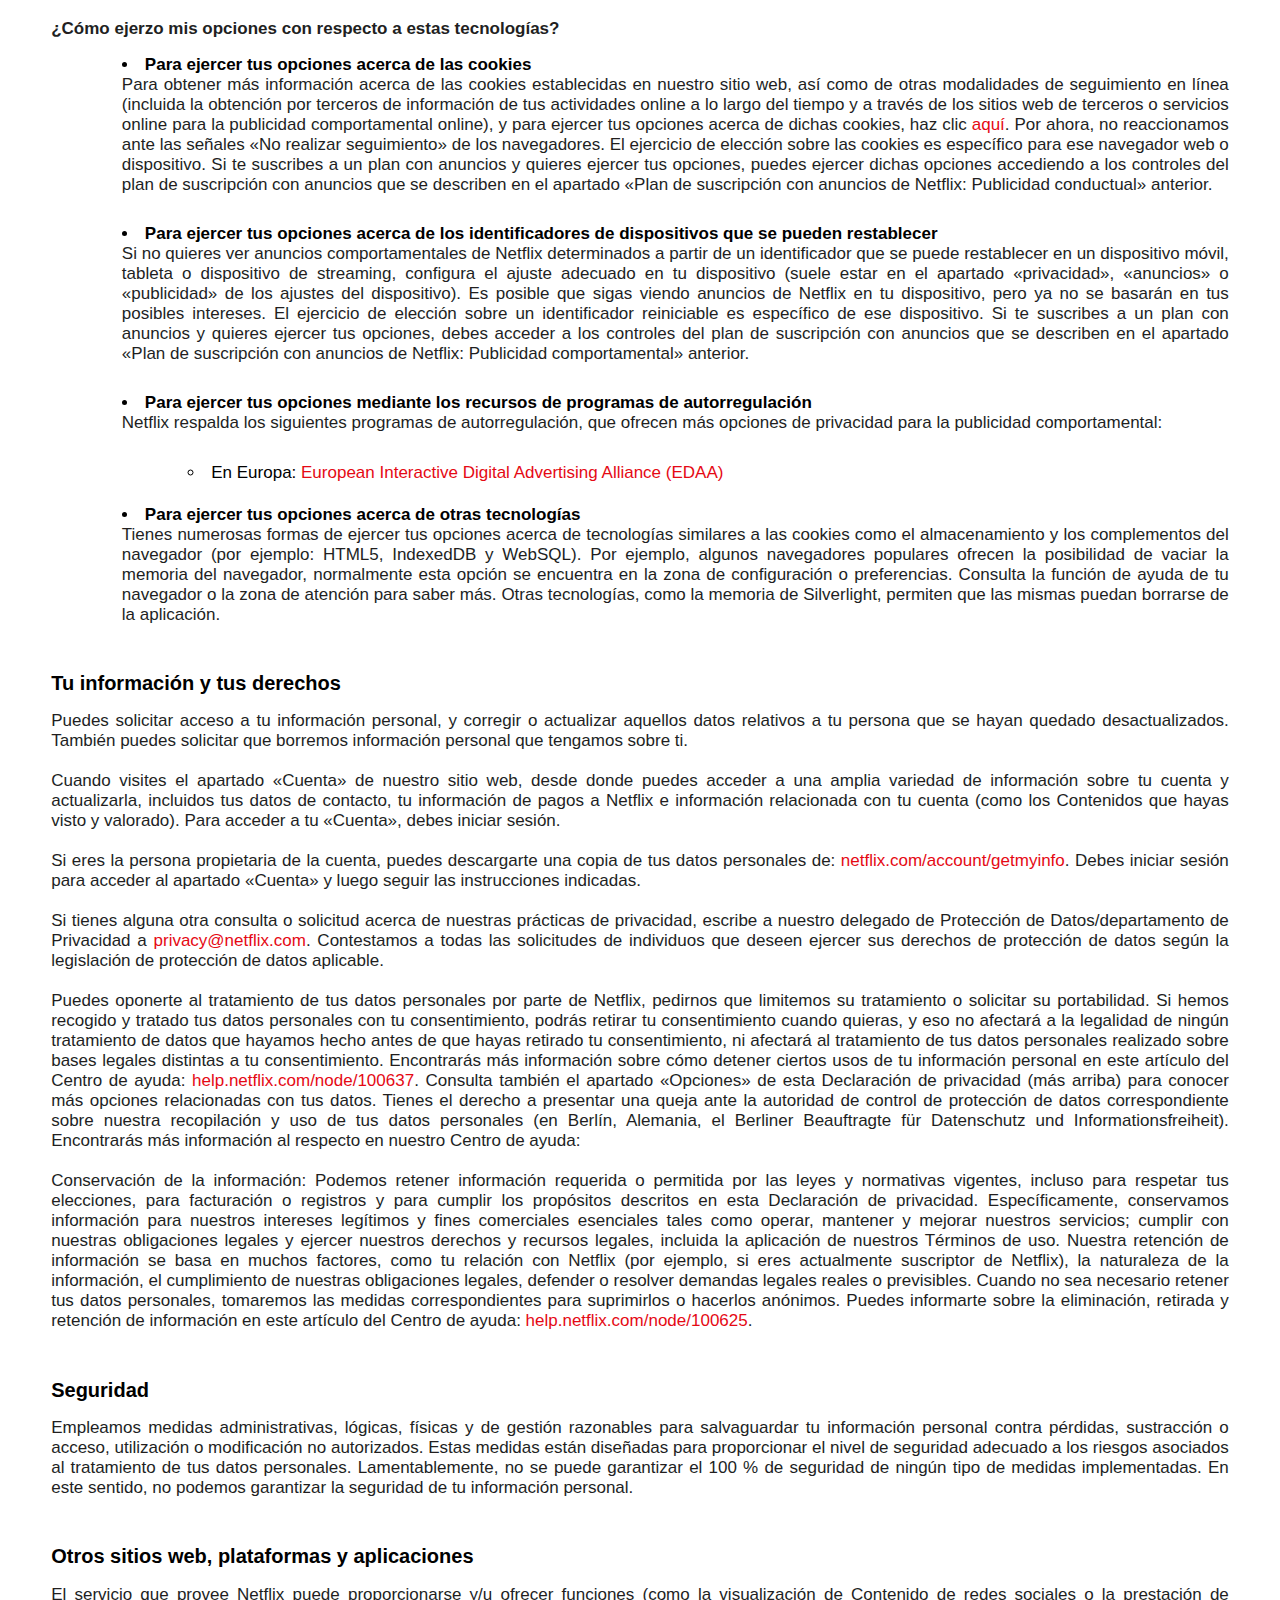
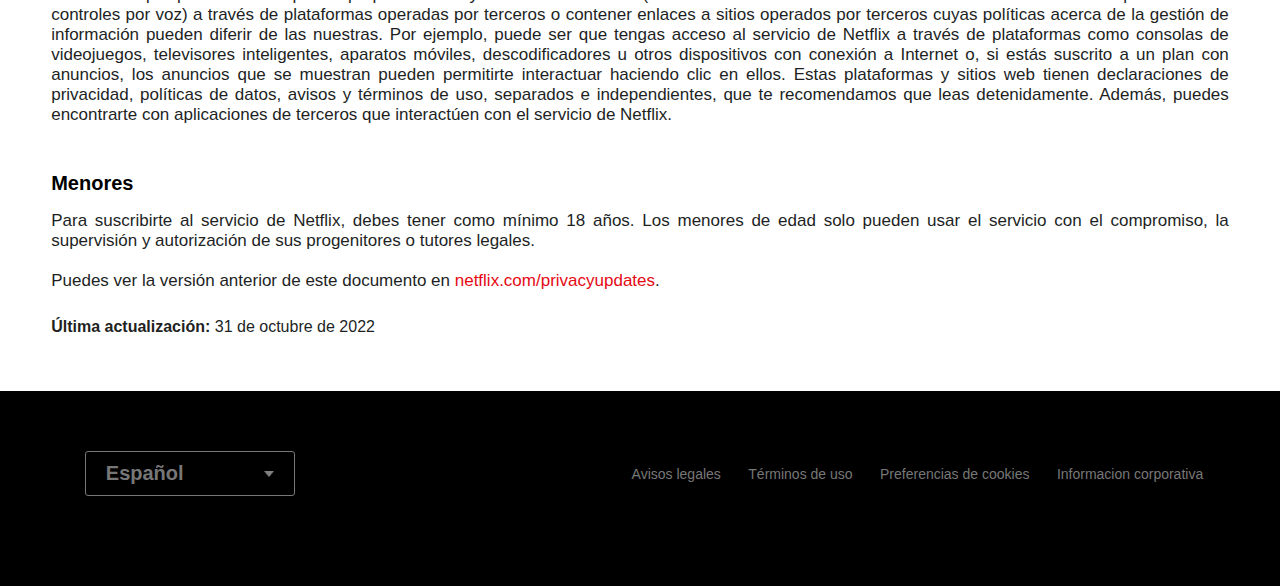
<file: privacidad.html>
<!DOCTYPE html>
<html lang="es">

<head>
  <meta charset="UTF-8" />
  <meta http-equiv="X-UA-Compatible" content="IE=edge" />
  <meta name="viewport" content="width=device-width, initial-scale=1.0" />
  <title>Términos de Uso Clone</title>
  <link rel="stylesheet" href="./css/privacidad.css" />
  <!-- Aplico css externo -->
</head>

<body>
  <!-- -----------------------------------HEADER 1-------------------------------- -->
  <div class="header">
    <nav>
      <div class="centro-ayuda">
        <img src="./img/logo.png" alt="NetflixLogo" class="logo" />
        <p>| Centro de Ayuda</p>
      </div>
      <div>
        <button class="subscripcion">SUBSCRIBIRSE A NETFLIX</button>
        <button>Iniciar sesión</button>
      </div>
    </nav>
  </div>
  <!-- -----------------------------------HEADER 2------------------------------ -->
  <div class="header-dos">
    <nav>
      <a href="./index.html">
        <p><em>←</em> Volver a la página de inicio de ayuda</p>
      </a>
      <div>
        <button class="imprimir">
          <img src="./img/avisos-legales/icono.png" />IMPRIMIR
        </button>
      </div>
    </nav>
  </div>
  <!-- -------------------------BODY TEXTO INFO------------------------------------- -->
  <div class="texto">
    <h1>Declaración de privacidad</h1>
    <p>
      Esta Declaración de privacidad explica nuestras prácticas, incluidas tus preferencias y opciones, con respecto a
      la
      recogida, utilización y comunicación de determinada información, incluidos tus datos personales, en relación con
      el
      servicio de Netflix.
    </p>
    <!-- -----------------------------TEXTO 1------------------------------------------------------- -->
    <div class="conjunto"></div>
    <div class="uno">
      <p>
      <h2>Como contactarnos</h2>
      </p>
      <p>Si tienes preguntas generales acerca de tu cuenta o sobre cómo contactar con nuestro servicio de atención al
        cliente,
        visita nuestro centro de ayuda en línea en <a href="#">help.netflix.com</a>. Si tienes dudas acerca de esta
        Declaración de privacidad, o sobre la utilización de tus datos personales, cookies o tecnologías similares,
        puedes escribir a nuestro
        delegado de Protección de Datos/departamento de Privacidad a la dirección <a
          href="privacy@netflix.com">privacy@netflix.com</a>.
        <br/><br/>
        <a href="/info-corporativa.html">Netflix International B.V.</a> y <a href="/info-corporativa.html">Netflix
          Servicios de Transmisión España, S.L.</a> (help.netflix.com/corpinfo) son
        corresponsables del tratamiento de tus datos personales. Ambos tienen la responsabilidad de proteger tus datos
        personales de acuerdo con lo expuesto en esta Declaración de privacidad, y puedes ejercer tus derechos en
        materia de protección de datos ante cualquiera de estos responsables del tratamiento. Para hacer preguntas o
        ejercer tus
        derechos, puedes utilizar los datos de contacto mencionados anteriormente. Ten en cuenta que, si nos contactas
        para que te
        ayudemos, por tu seguridad y por la nuestra, puede que tengamos que comprobar tu identidad antes de atender tu
        solicitud.
      </p>
    </div>
    <!-- -----------------------------TEXTO 2------------------------------------------------------- -->
    <div class="dos">
      <p>
      <h2>Recogida de información</h2>
      </p>
      <p>Recibimos y almacenamos información relativa a tu persona como por ejemplo:</p>
      <div class="lista">
        <ul>
          <li>
            <h3>Información que tú nos facilitas:</h3> Obtenemos la información que tú nos facilitas, incluyendo:
            <div class="lista2">
              <ul>
                <li>tu nombre, dirección de correo electrónico, método(s) de pago, número de teléfono y cualquier otro
                  identificador que
                  puedas usar (como tu nombre dentro del juego). Si has contratado a un plan de suscripción con
                  anuncios, también se
                  incluyen el género y la fecha de nacimiento. Obtenemos dicha información de varias maneras, entre
                  ellas cuando la
                  compartes al utilizar nuestro servicio, al contactar con nuestro servicio de atención al cliente, o al
                  participar en
                  encuestas o promociones de marketing;</li>
                <li>información obtenida si decides publicar valoraciones, gustos y preferencias, la configuración de tu
                  cuenta (incluidas
                  tus preferencias definidas en el apartado «Cuenta» de nuestro sitio web), o cuando nos facilitas
                  información a través de
                  nuestro servicio o de algún otro modo.</li>
              </ul>
            </div>
          </li>
          <li>
            <h3>Información que obtenemos automáticamente:</h3> Obtenemos información sobre ti y sobre tu uso de nuestro
            servicio, de tus interacciones con nosotros y nuestra
            publicidad, así como información relacionada con tu red, tus dispositivos de red, tu ordenador u otros
            dispositivos
            compatibles con Netflix que utilices para acceder a nuestro servicio (como consolas de videojuegos,
            televisores
            inteligentes, teléfonos móviles, descodificadores y otros dispositivos de streaming). Esta información
            incluye:
            <div class="lista2">
              <ul>
                <li>tu actividad en el servicio de Netflix: selección de títulos, series que hayas visto, anuncios
                  vistos (si procede)
                  consultas de búsqueda y tu actividad en los Juegos Netflix;</li>
                <li>tus interacciones con nuestros correos electrónicos y SMS, y con nuestros mensajes enviados por
                  notificaciones ‘push’ y
                  nuestros canales de mensajería online;</li>
                <li>detalles de tus interacciones con nuestro servicio de atención al cliente, como la fecha, la hora y
                  el motivo de
                  contactar con nosotros, transcripciones de cualquier conversación por chat y, si nos llamas, tu número
                  de teléfono y
                  grabaciones de las llamadas;</li>
                <li>los ID de dispositivos u otros identificadores únicos, incluidos los de tus dispositivos de red
                  (como tu router) y los
                  dispositivos compatibles con Netflix conectados a tu red;</li>
                <li>identificadores de dispositivos que se pueden restablecer (también llamados «identificadores de
                  publicidad»), como los
                  de los dispositivos móviles, tabletas y dispositivos de streaming que incluyan dichos identificadores
                  (para más
                  información, véase el apartado «Cookies y publicidad en Internet» más abajo);</li>
                <li>características de aparatos y programas informáticos (como el tipo y la configuración), información
                  de conexión
                  (incluido el tipo: Wi-Fi, datos móviles, etc.), estadísticas de vistas de páginas, orígenes de
                  remisiones (las URL de
                  referencia, por ejemplo), dirección IP (que puede indicarnos tu ubicación aproximada, como la ciudad,
                  estado o provincia
                  y código postal), navegador e información estándar del registro del servidor web;</li>
                <li>información obtenida mediante la utilización de cookies, contadores de visitas a la web y otras
                  tecnologías, que incluye
                  información de publicidad (tales como información sobre la disponibilidad y entrega de anuncios, la
                  URL del sitio, así
                  como la fecha y hora). (Para más detalles, consulta el apartado «Cookies y publicidad en Internet»).
                </li>
              </ul>
            </div>
          </li>
          <li>
            <h3>Información de entidades colaboradoras:</h3> Recogemos datos de otras empresas con las que tienes una
            relación («Colaboradores»). Estos Colaboradores pueden incluir
            (según el tipo de servicios que utilices): tu proveedor de servicios de TV o de Internet, u otros
            proveedores de
            dispositivos de streaming que ponen nuestro servicio disponible en su dispositivo, operadores de telefonía
            móvil u otras
            empresas que te presten sus servicios y cobren por nosotros las cuotas del servicio de Netflix por su
            distribución u
            ofrezcan promociones de prepago del servicio de Netflix; así como los proveedores de plataformas de
            asistencia por voz
            que permiten la interacción con nuestro servicio mediante comandos de voz. La información que nos
            proporcionan los
            Colaboradores varía según la naturaleza de sus servicios y puede incluir lo siguiente:
            <div class="lista2">
              <ul>
                <li>búsquedas y comandos relacionados con Netflix que ejecutas a través de dispositivos o plataformas de
                  asistencia por voz
                  de los Colaboradores;</li>
                <li>información de activación de servicios tales como tu dirección de correo electrónico y otros datos
                  de contacto;</li>
                <li>direcciones IP, ID de dispositivos u otros identificadores exclusivos, así como los datos asociados
                  a promociones de
                  prepago, a facturación y a la interfaz de usuario, que respaldan la autenticación del usuario, la
                  experiencia de
                  registro en el servicio de Netflix, el procesamiento de pagos de Colaboradores, y la presentación de
                  contenidos de
                  Netflix a ti a través de partes de las interfaces de usuario de los Colaboradores.</li>
              </ul>
            </div>
          </li>
          <li>
            <h3>Información proveniente de otras fuentes:</h3> También obtenemos datos a través de otras fuentes.
            Protegemos esos datos conforme a las prácticas descritas en esta
            Declaración de privacidad, además de cualquier otra restricción impuesta por la fuente de la que procede la
            información.
            Estas fuentes varían con el transcurso del tiempo, pero podrían incluir las siguientes:
            <div class="lista2">
              <ul>
                <li>proveedores de servicios que nos ayuden a determinar una ubicación basándose en tu dirección IP con
                  el fin de
                  personalizar nuestro servicio y para otros usos conforme a esta Declaración de privacidad;</li>
                <li>proveedores de servicios de seguridad que nos proporcionen información para proteger nuestros
                  sistemas, impedir los
                  fraudes y ayudarnos a mantener seguras las cuentas de Netflix;</li>
                <li>proveedores de servicios de pago que nos proporcionen datos de pago o de saldo, o cambios en esos
                  datos, basados en su
                  relación contigo;</li>
                <li>anunciantes que realizan campañas publicitarias en Netflix («Anunciantes») que podrían
                  proporcionarnos: identificadores
                  (por ejemplo, cookies o identificadores reiniciables); e información sobre tus intereses, como
                  información demográfica y
                  tus actividades online (como sitios web visitados, aplicaciones utilizadas y anuncios vistos);</li>
                <li>proveedores de servicios que facilitan la venta, las operaciones y la gestión de anuncios, en el
                  contexto de nuestros
                  planes de suscripción con anuncios («Proveedores de servicios publicitarios»);</li>
                <li>empresas de medición de anuncios que ayudan a Netflix y a los anunciantes a comprender la eficacia
                  de las campañas
                  publicitarias que se realizan en Netflix («Empresas de medición de anuncios»);</li>
                <li>proveedores de información online y offline para respaldar nuestros planes de suscripción con
                  anuncios;</li>
                <li>fuentes de dominio público tales como publicaciones no privadas de redes sociales y la información
                  disponible en bases
                  de datos públicas que asocien direcciones IP con proveedores de servicios de Internet (ISP).</li>
              </ul>
            </div>
          </li>
        </ul>
      </div>
    </div>
    <!-- ---------------------------------TEXTO 3------------------------------------------------------- -->
    <div class="tres">
      <p>
      <h2>Utilización de la información</h2>
      </p>
      <p>Utilizamos la información para analizar, administrar, mejorar, personalizar y prestar nuestros servicios y
        acciones de
        marketing, para proporcionar, analizar administrar, mejorar y seleccionar los anuncios en relación con nuestros
        planes
        de suscripción con anuncios, para procesar tu registro, tus pedidos y tus pagos, así como para comunicarnos
        contigo en
        relación con este y otros temas. Ejemplos del uso que le damos a esa información:</p>
      <div class="lista">
        <ul>
          <li>proporcionarte recomendaciones de visualización personalizadas y a tu medida para películas, series TV y
            juegos que
            creemos que serán de tu interés (en conjunto, «Contenido»);</li>
          <li>determinar tu ubicación geográfica general (como tu ciudad, estado o provincia y código postal);</li>
          <li>ofrecer Contenido localizado;</li>
          <li>determinar tu ISP para ayudarte con la solución de problemas de red (también utilizamos la información de
            ISP agregada a
            efectos operativos y empresariales);</li>
          <li>ayudarnos a responder rápida y eficientemente a consultas y solicitudes;</li>
          <li>coordinarnos con los Colaboradores en la puesta del servicio de Netflix a disposición de los suscriptores
            y en la oferta
            de información a los no suscriptores acerca de la disponibilidad del servicio de Netflix, según la relación
            específica
            que tengas con el Colaborador;</li>
          <li>proteger nuestros sistemas, impedir los fraudes y ayudarnos a mantener seguras las cuentas de Netflix;
          </li>
          <li>prevenir, detectar e investigar actividades potencialmente prohibidas o ilegales, incluido el delito de
            estafa, y hacer
            cumplir nuestros términos (tales como decidir si cumples los requisitos para optar a determinadas ofertas de
            suscripción
            a Netflix y determinar si un dispositivo en concreto está autorizado a usar la cuenta de acuerdo con
            nuestros Términos
            de uso);</li>
          <li>analizar y entender a nuestra audiencia, mejorar nuestro servicio (incluidas nuestras experiencias de
            interfaces de
            usuario y de desempeño del servicio) y optimizar la selección del Contenido o los anuncios, los algoritmos
            de
            recomendaciones y la entrega de nuestros servicios;</li>
          <li>comunicarnos contigo acerca de nuestro servicio para enviarte noticias sobre Netflix, detalles de nuestras
            nuevas
            prestaciones y Contenidos disponibles en Netflix, ofertas especiales, anuncios promocionales, encuestas de
            satisfacción
            y para ayudarte en solicitudes operacionales tales como peticiones de cambio de contraseña. Estos
            comunicados pueden
            enviarse por distintas vías: correo electrónico, notificaciones push, SMS, canales de mensajería online y
            comunicaciones
            con identificadores vinculados (descritos más abajo). En el apartado «Opciones» de esta Declaración de
            privacidad se
            explica cómo configurar o cambiar tus preferencias de comunicación y obtener más información sobre las
            comunicaciones
            con identificador vinculado.</li>
        </ul>
        <p>Nuestro sistema de recomendaciones de Contenido intenta predecir qué te apetecerá ver cuando inicies sesión.
          Sin
          embargo, nuestro sistema de recomendaciones de Contenido no te infiere ni atribuye ningún tipo de información
          socio-demográfica (como género o raza). Tenemos un artículo en la sección Ayuda que explica cómo funciona
          nuestro
          sistema de recomendaciones de Contenido. Spoiler: El principal determinante de estas recomendaciones es lo que
          tú
          realmente eliges ver a través de nuestro servicio. Puedes leer el artículo en <a
            href="#">netflix.com/recommendations</a>.
          <br/><br/>
          Nuestra base jurídica para la recopilación y utilización de los datos personales descritos en esta Declaración
          de
          privacidad dependerá de los datos personales implicados y del contexto específico en el cual los recojamos y
          utilicemos.
          Por regla general, recogemos tus datos personales cuando ejecutamos un contrato contigo (por ejemplo: para
          prestarte
          nuestros servicios), cuando el tratamiento de los mismos sea para nuestro interés legítimo, sin que entre en
          conflicto
          con tus propios intereses de protección de tus datos ni con tus derechos y libertades fundamentales (por
          ejemplo:
          nuestras actividades de marketing directo conformes a tus preferencias), o cuando tenemos tu consentimiento
          para hacerlo
          (por ejemplo: para que participes en actividades de opinión de clientes tales como encuestas y grupos de
          discusión). En
          algunos casos, tenemos la obligación legal de recopilar tus datos personales. En otros casos, los necesitamos
          para
          proteger tus intereses vitales o los de otra persona (por ejemplo: para impedir una estafa en el pago o para
          comprobar
          tu identidad). Encontrarás más información al respecto en este artículo de nuestro Centro de ayuda:
          <a href="#">netflix.com/uk-eea-legalbases</a>. Si tienes alguna duda sobre cómo utilizamos tus datos
          personales (incluidas las bases
          legales y los mecanismos de transferencia de datos que adoptamos), sobre cookies o tecnologías similares,
          puedes
          escribir un correo a nuestro delegado de Protección de Datos/departamento de Privacidad a <a
            href="privacy@netflix.com">privacy@netflix.com</a>.
          Encontrarás más información al respecto en nuestro Centro de ayuda: <a href="#">help.netflix.com</a>.
        </p>
      </div>
    </div>
    <!-- ------------------------------TEXTO 4------------------------------------------------------- -->
    <div class="cuatro">
      <p>
      <h2>Comunicación de la información</h2>
      </p>
      <p>Proporcionamos tu información a terceros para determinados fines, tal y como se describe a continuación:</p>
      <div class="lista">
        <ul>
          <li>
            <h3>Las sociedades del grupo Netflix:</h3> compartimos tu información entre las sociedades del grupo Netflix
            (<a href="/info-corporativa.html">help.netflix.com/legal/corpinfo</a>) cuando es necesario
            para: proporcionarte acceso a nuestros servicios; atender al cliente, tomar decisiones acerca de mejoras del
            servicio y
            desarrollo de Contenidos, y para otros fines descritos en el apartado «Uso de la información» de esta
            Declaración de
            privacidad.
          </li>
          <li>
            <h3>Proveedores de servicios:</h3> utilizamos a otras compañías, agentes o contratistas («Proveedores de
            servicios») para prestar servicios en nuestro
            nombre o para ayudarnos con los servicios que te prestamos. Por ejemplo, contratamos Proveedores de
            servicios para
            prestar servicios de marketing, publicidad, comunicaciones, seguridad, infraestructura e informática, para
            personalizar
            y optimizar nuestro servicio, para proporcionar información de cuentas bancarias o de saldo, para procesar
            transacciones
            con tarjetas de crédito u otros métodos de pago, prestar servicios de atención al cliente, analizar y
            mejorar la
            información (como, por ejemplo, la información sobre interacciones de usuarios con nuestro servicio), y
            llevar a cabo
            encuestas de satisfacción. Contratamos proveedores de servicios de anuncios en el contexto de nuestros
            planes de
            suscripción con anuncios. Durante la prestación de tales servicios, estos proveedores pueden acceder a tu
            información
            personal o a otro tipo de información. No autorizamos a dichos proveedores a utilizar o comunicar tu
            información
            personal excepto la relacionada con la prestación de sus servicios (lo que incluye el mantenimiento y la
            mejora de
            dichos servicios).
          </li>
          <li>
            <h3>Colaboradores:</h3>
            Como se explica más arriba, puedes tener una relación con uno o varios de nuestros Colaboradores, en cuyo
            caso podemos
            compartir ciertos datos con ellos para coordinarnos en la prestación del servicio de Netflix a los
            suscriptores y en la
            oferta de información sobre la disponibilidad del servicio de Netflix. Por ejemplo, según los servicios de
            Colaboradores
            que utilices, podemos compartir información:
            <div class="lista2">
              <ul>
                <li>para facilitar al Colaborador el cobro para nosotros de las promociones de prepago o las cuotas del
                  servicio de Netflix
                  por distribución;</li>
                <li>con Colaboradores que operan plataformas de asistencia por voz que te permiten interactuar con
                  nuestro servicio mediante
                  comandos de voz;</li>
                <li>para sugerirte en la interfaz de usuario del Colaborador los Contenidos y funciones disponibles en
                  el servicio de
                  Netflix. Para los suscriptores, estas sugerencias forman parte del servicio de Netflix y pueden
                  incluir recomendaciones
                  personalizadas de visionados.</li>
              </ul>
            </div>
          </li>
          <li>
            <h3>Anunciantes/Empresas de medición de anuncios:</h3>
            Podemos compartir información recopilada de o sobre ti con Anunciantes y/o Empresas de medición de anuncios
            para
            seleccionar anuncios y medir y mejorar la eficacia de la publicidad. Como recordatorio, puedes consultar el
            apartado
            anterior «Información de otras fuentes» si tienes alguna pregunta sobre la función de los anunciantes o las
            empresas de
            medición de anuncios.
          </li>
          <li>
            <h3>Ofertas promocionales:</h3>
            en algunos casos, te ofrecemos promociones conjuntas o programas que, para que participes, deberemos
            compartir tu
            información con terceros. Para realizar este tipo de promociones, compartiremos tu nombre e información
            relacionada con
            el cumplimiento del incentivo. Ten en cuenta que estos terceros son responsables de sus propias prácticas de
            privacidad.
          </li>
          <li>
            <h3>Protección de Netflix y otros:</h3>
            Netflix y sus Proveedores de servicios pueden comunicar o utilizar tu información personal y otros tipos de
            información
            si consideran razonablemente que tal comunicación es necesaria para (a) cumplir con cualquier legislación
            vigente,
            reglamento, procedimiento, o requisito administrativo, (b) hacer cumplir términos de uso aplicables,
            incluidas las
            investigaciones de infracciones, (c) detectar, evitar o por algún otro procedimiento abordar actividades
            ilegales o
            sospechosas de ilegalidad (como estafas en el pago), problemas técnicos o de seguridad, o (d) protegerse
            contra
            violación de derechos, daños en la propiedad o en la seguridad de Netflix, de sus usuarios o del público,
            según lo exija
            o lo permita la legislación.
          </li>
          <li>
            <h3>Cesiones societarias:</h3>
            en relación con cualquier reorganización, reestructuración, fusión o venta, u otra transmisión de activos,
            cederemos
            información, incluida la de tipo personal, siempre y cuando la parte receptora acepte tratar tu información
            personal de
            manera acorde a nuestra Declaración de privacidad.
          </li>
        </ul>
      </div>
      <p>Cuando con ocasión de un intercambio de información transfiramos información personal a países ajenos al
        Espacio
        Económico Europeo y a otras zonas que cuenten con leyes integrales de protección de datos, nos aseguraremos de
        que la
        información sea transferida de acuerdo con esta Declaración de privacidad y conforme a la legislación vigente en
        materia
        de protección de datos. En concreto, utilizamos una variedad de protecciones contractuales, organizativas y
        técnicas,
        según corresponda, para dichas transferencias, incluidos los acuerdos de protección de datos y las cláusulas
        contractuales estándar (<a
          href="https://commission.europa.eu/law/law-topic/data-protection/international-dimension-data-protection/standard-contractual-clauses-scc_en">que
          puedes consultar aquí</a>), protecciones técnicas como el cifrado y prácticas para hacer frente
        a solicitudes de autoridades gubernamentales desproporcionadas o ilegales. Encontrarás más información sobre
        nuestras
        políticas de comunicación y transferencia internacional de datos personales en:
        <a href="#">help.netflix.com/legal/uk-eea-disclosure-and-international-transfers</a>.
        <br/><br/>
        También puedes optar por comunicar tu información de las siguientes maneras:
      </p>
      <div class="lista">
        <ul>
          <li>determinadas partes de nuestro servicio pueden contener una herramienta que te da la opción de compartir
            información por
            correo electrónico, SMS o aplicaciones de redes sociales o de otro tipo de intercambio, mediante el uso de
            clientes y
            aplicaciones en tu dispositivo inteligente.</li>
          <li>los complementos o ‘plugins’ de redes sociales te permiten compartir información;</li>
          <li>a través de las funciones de los Juegos Netflix, como las opciones de juego grupal y las tablas de
            clasificación.</li>
        </ul>
      </div>
      <p>Los complementos o ‘plugins’ y las aplicaciones de redes sociales funcionan bajo la dirección de las propias
        redes
        sociales, y están sujetos a sus términos de uso y políticas de privacidad. De manera similar, algunas de las
        funciones
        de los Juegos Netflix ya mencionadas (como el juego grupal, las tablas de clasificación y las opciones para
        guardar
        juegos) pueden requerir el uso de un servicio de terceros, que está sujeto a los términos de uso y la política
        de
        privacidad de ese servicio.</p>
    </div>
    <!-- --------------------------------TEXTO 5------------------------------------------------------- -->
    <div class="cinco">
      <p>
      <h2>Acceso a la cuenta y a los perfiles</h2>
      </p>
      <div class="lista">
        <ul>
          <li>
            <h3>Función Recordarme:</h3> para tu comodidad, puedes acceder rápidamente con la función «Recordarme en
            este dispositivo» cuando inicies sesión en
            el sitio web. La tecnología utilizada por esta función nos permite ofrecerte acceso directo a la cuenta y
            ayudarte a
            administrar el servicio de Netflix, pues no tendrás que poner la contraseña ni otros identificadores de
            usuario cuando
            tu navegador vuelva a visitar el servicio.
          </li>
          <li>
            <h3>Si das acceso a tu cuenta a otras personas:</h3> cuando compartes o permites a otras personas acceder a
            tu cuenta, estas pueden ver tu historial de visionados, tus
            valoraciones e información de tu cuenta (tu dirección de correo electrónico u otra información del apartado
            «Cuenta» de
            nuestro sitio web), e información relacionada con el juego (como tu nombre dentro del juego y el progreso de
            una partida
            guardada). Esto sucede incluso cuando utilizas nuestra función de perfiles. Quizá utilices el inicio de
            sesión directo
            en la aplicación de Netflix de tu móvil, que te permite iniciar sesión en dicha aplicación a través de
            televisores
            inteligentes, descodificadores y otros dispositivos de streaming conectados a la misma red que tú. Cuando
            usas esa
            función, esos dispositivos siguen teniendo la sesión abierta en tu cuenta si no la cierras en ellos después.
          </li>
          <li>
            <h3>Perfiles:</h3> gracias a los perfiles, los usuarios pueden disfrutar de una experiencia de Netflix
            personalizada, basada en las
            películas y series que les interesan, así como de historiales de visionado independientes. Ten en cuenta que
            los
            perfiles son de libre acceso para cualquiera que use tu cuenta de Netflix, de modo que toda persona que
            pueda acceder a
            ella puede navegar y/o usar, editar o borrar perfiles. Es tu obligación explicárselo a las demás personas
            que tengan
            acceso a tu cuenta y adviérteselo si no quieres que usen o modifiquen tu perfil. Los usuarios de perfiles
            pueden añadir
            una dirección de correo electrónico, un número de teléfono u otros datos al perfil, y se les avisará de la
            recopilación
            y uso de esos datos cuando estos sean solicitados (rigen los términos del Aviso sobre la privacidad de los
            perfiles,
            (<a href="#">help.netflix.com/legal/profileprivacy</a>)). Tenemos diversos controles parentales disponibles,
            como se explica en este
            artículo de nuestro Centro de ayuda: <a href="#">help.netflix.com/node/264</a>.
          </li>
          <li>
            <h3>Transferencias de perfiles:</h3> la función de transferencia de perfil de tu cuenta permite tanto a ti
            como a los usuarios con acceso a tu cuenta
            transferir un perfil que cumpla los requisitos desde tu cuenta a otra cuenta (lo que incluye información
            como el
            historial de visualización y las recomendaciones). Puedes cambiar los ajustes de esta función en el apartado
            «Ajustes»
            de tu «Cuenta». Encontrarás más información en este artículo de nuestro Centro de ayuda: <a
              href="#">help.netflix.com/node/122698</a>.
          </li>
          <li>
            <h3>Cómo eliminar de tus dispositivos el acceso a tu cuenta de Netflix:</h3> para eliminar de tus
            dispositivos el acceso a tu cuenta de Netflix: ve al apartado «Cuenta» de nuestro sitio web,
            selecciona «Cerrar sesión en todos los dispositivos» y sigue las instrucciones para desactivar tus
            dispositivos (ten en
            cuenta que la desactivación no se produce inmediatamente). Siempre que puedan, los usuarios de dispositivos
            públicos o
            compartidos deberán cerrar la sesión al finalizar cada visita. Si vendes o devuelves un ordenador o un
            dispositivo
            compatible con Netflix, antes deberás cerrar la sesión y desactivar el dispositivo. Si no mantienes la
            seguridad de tu
            contraseña o dispositivo, no lo desactivas o no cierras la sesión, los siguientes usuarios podrían acceder a
            tu cuenta,
            que incluye tu información personal.
          </li>
        </ul>
      </div>
    </div>
    <!-- --------------------------------TEXTO 6------------------------------------------------------- -->
    <div class="seis">
      <p><h2>Opciones</h2></p>
      <p><b>Correos electrónicos y SMS.</b> Si ya no quieres recibir ciertos comunicados nuestros por correo
      electrónico o SMS, accede a la opción «Configuración de comunicación» del apartado «Cuenta» de nuestro
      sitio web y desmarca los elementos que desees dar de baja.
      Alternativamente, haz clic en el enlace «dar de baja» en el correo electrónico o responde STOP (o lo que se
      indique) al mensaje de texto. Ten en cuenta que no puedes darte de baja de nuestra correspondencia relacionada
      con el servicio (los mensajes sobre los movimientos de tu cuenta, por ejemplo).
      <br/><br/>
      <b>Notificaciones.</b> Puedes optar por recibir notificaciones automáticas de Netflix en el móvil. En los
      sistemas operativos de algunos dispositivos, se te incluirá automáticamente en la lista de envío de
      notificaciones. Si luego decides que
      prefieres no recibir esas notificaciones, desactívalas en los ajustes de tu dispositivo móvil. También ofrecemos
      notificaciones push en determinados navegadores. Si aceptas recibir esas notificaciones y luego decides que
      prefieres no recibirlas, desactívalas en los ajustes de tu navegador.
      <br/><br/>
      <b>Comunicaciones con identificadores vinculados de Netflix.</b> Algunos sitios y aplicaciones de terceros nos
      permiten presentar a nuestros usuarios promociones online sobre nuestros títulos y servicios mediante el envío
      de un identificador protector de la privacidad a esa tercera parte. Mediante un identificador protector de la
      privacidad, convertimos el dato original (una dirección de correo electrónico o un número de teléfono, por
      ejemplo) en un valor para impedir que se revele. La tercera parte compara el identificador
      protector de la privacidad con los identificadores de su base de datos: solo encontrará una coincidencia si has
      usado ese mismo identificador (dirección de correo electrónico, por ejemplo) con Netflix y esa tercera parte. Si
      hay una coincidencia, Netflix podrá elegir si te envía o no el comunicado de una promoción sobre ese sitio o 
      aplicación de terceros, así como optimizar y medir mejor la eficiencia de la publicidad online. Puedes darte de 
      baja de esas notificaciones en el subapartado «Comunicaciones de marketing» del apartado «Cuenta» de nuestro 
      sitio web.
      <br/><br/>
      <b>Publicidad comportamental.</b> Los anuncios comportamentales son aquellos que se seleccionan en función de 
      tu uso y/o interacciones con varias aplicaciones o sitios web de terceros no afiliados a través de Internet 
      (publicidad comportamental). Netflix puede publicitar sus servicios mediante publicidad comportamental y, si 
      utilizas un navegador, determinadas cookies y contadores de visitas pueden servir para recopilar datos que 
      permitan estimar tus posibles intereses. Si utilizas un dispositivo móvil, una tableta o un dispositivo de 
      streaming que incluya un identificador de dispositivo que se puede restablecer (identificador de publicidad), 
      ese identificador también puede servir para estimar tus posibles intereses.
      En el apartado «Cookies y publicidad en Internet» (más abajo), encontrarás información sobre tus opciones
      relacionadas con los anuncios comportamentales de Netflix.
      <br/><br/>
      <b>Plan de suscripción con anuncios de Netflix: Publicidad conductual.</b> Si te suscribes a un plan de
      suscripción con anuncios, podemos mostrarte anuncios, incluidos los seleccionados utilizando la información de 
      la publicidad conductual. Si no quieres que se te muestren anuncios conductuales como parte de tu participación 
      en un plan de suscripción con anuncios, puedes hacerlo del siguiente modo:</p>
      <div class="lista">
        <ul>
          <li>selecciona el perfil adecuado y</li>
          <li>accede al apartado «Publicidad conductual» de la página «Cuenta» en nuestro sitio web.</li>
        </ul>
      </div>
      <p>Si eliges no recibir anuncios conductuales, seguirás viendo anuncios, pero no se seleccionarán utilizando la
        información de la publicidad conductual. La renuncia voluntaria no limitará nuestra recogida de información, 
        pero influirá en cómo usamos dicha información.
        <br/><br/>
        La opción para no participar no se ofrece en los perfiles infantiles porque no contratamos publicidad 
        conductual en los perfiles infantiles.
        <br/><br/>
        Para ejercer tu elección sobre las cookies o las identificaciones de dispositivos que se pueden restablecer 
        que se recopilan o para cualquier otro propósito más allá de la publicidad conductual en nuestro plan de 
        suscripción con anuncios, utiliza las herramientas en el apartado «Cookies y publicidad en Internet» a 
        continuación.
      </p>
      <p>
      <b>Plan de suscripción con anuncios de Netflix: Recopilación de información demográfica.</b> Si te suscribes a
      un plan de suscripción con anuncios, te pediremos que nos proporciones información demográfica,
      incluida la fecha de nacimiento y género. Podemos usar esta información demográfica para seleccionar anuncios 
      para mostrarte y para otros usos como se establece en esta Declaración de privacidad. Si eres del Reino 
      Unido/EEE, puedes optar por no participar en este uso de información demográfica por parte de Netflix para 
      seleccionar anuncios desde el apartado «Publicidad demográfica» en la página «Cuenta» de nuestro sitio web.
      <br/><br/>
      Si decides que Netflix no use esta información demográfica para seleccionar anuncios para ti, seguirás viendo
      anuncios, pero no se basarán en esta información demográfica.</p>
    </div>
    <!-- --------------------------------TEXTO 7------------------------------------------------------- -->
    <div class="siete">
      <p>
      <h2>Cookies y publicidad en internet</h2>
      </p>
      <p>Tanto nosotros como nuestros Proveedores de servicios utilizamos cookies y otras tecnologías (tales como
        contadores de
        visitas a la web), así como identificadores de dispositivos que se pueden restablecer, por diversos motivos. En
        este
        apartado se explican los tipos de tecnologías que utilizamos, lo que hacen y las opciones que tienes respecto a
        su uso.
        <br/><br/>
        <b>Cookies y tecnologías similares, contadores de visitas a la web e identificadores de dispositivos que se
          pueden
          restablecer</b>
        <br/><br/>
        Las cookies son pequeños archivos de datos que normalmente se almacenan en tu dispositivo cuando navegas y usas
        sitios
        web y servicios en línea. Utilizamos otras tecnologías tales como el almacenamiento y los complementos de
        navegador (por
        ejemplo: HTML5, IndexedDB y WebSQL). Al igual que las cookies, estas tecnologías pueden almacenar pequeñas
        cantidades de
        datos en tu dispositivo. Los contadores de visitas (también conocidos como ‘clear gifs’ o «gifs transparentes»,
        y «pixel
        tags» o etiquetas rastreadoras) funcionan con frecuencia conjuntamente con otras cookies. En muchos casos, el
        hecho de
        rechazar las cookies afecta a la eficiencia de los contadores de visitas que llevan asociados.
        <br/><br/>
        Si usas la aplicación de Netflix en un dispositivo móvil, en una tableta o en un dispositivo de streaming, es
        posible
        que obtengamos de tu dispositivo un identificador que se puede restablecer. Los identificadores de dispositivos
        que se
        pueden restablecer (también conocidos como identificadores de publicidad) son parecidos a las cookies y se
        encuentran en
        muchos dispositivos móviles y tabletas (por ejemplo: el «identificador para anunciantes» [IDFA] de los
        dispositivos iOS
        de Apple o el «ID de publicidad de Google» de los dispositivos Android), y en algunos dispositivos de streaming.
        Al
        igual que las cookies, los identificadores de dispositivos que se pueden restablecer sirven para presentar
        publicidad
        online más relevante para el usuario y para fines de análisis y optimización.
        <br/><br/>
        <b>¿Por qué utiliza Netflix esas tecnologías?</b>
        <br/><br/>
        Utilizamos esos tipos de tecnologías por diversos motivos: para recordarte y así facilitarte el acceso a
        nuestros
        servicios; para proporcionar, analizar, comprender y mejorar el uso de nuestros servicios; para hacer que se
        cumplan
        nuestros términos e impedir el fraude; para mejorar el rendimiento del sitio y controlar el tráfico de visitas y
        acciones en nuestro sitio; para ofrecer anuncios o campañas de marketing personalizados y para entender las
        interacciones con nuestros correos, marketing y anuncios online en los sitios web de terceras partes. También
        podemos
        utilizar estas tecnologías para respaldar el funcionamiento de nuestros planes de suscripción con anuncios.
        <br/><br/>
        A continuación, te explicamos cómo utilizamos las cookies y los identificadores de dispositivos que se pueden
        restablecer:
      </p>
      <div class="lista">
        <ul>
          <li>
            <h3>Cookies esenciales:</h3> estas cookies son estrictamente necesarias para ofrecer nuestro sitio web o
            nuestro servicio en línea. Por ejemplo,
            tanto nosotros como nuestros Proveedores de servicios podemos utilizar cookies para autenticar e identificar
            a nuestros
            suscriptores cuando usan nuestro sitio web y nuestras aplicaciones para que podamos prestarles nuestro
            servicio. También
            nos ayudan a aplicar nuestros Términos de uso, evitar estafas y mantener la seguridad de nuestro servicio.
          </li>
          <li>
            <h3>Cookies de rendimiento y funcionamiento:</h3> estas cookies nos ayudan a personalizar y mejorar tu
            experiencia en línea con Netflix. Por ejemplo, nos ayudan a
            recordar tus preferencias y evitar que tengas que volver a introducir la información que previamente ya has
            introducido
            (por ejemplo, durante el alta como suscriptor). También utilizamos estas cookies para obtener información
            (como páginas
            populares, tipos de conversión, patrones de visionado, seguimiento de vínculos y otra información) acerca
            del uso que
            hacen nuestros visitantes del servicio de Netflix para que podamos mejorar y personalizar nuestra página web
            y nuestro
            servicio y llevar a cabo investigaciones de mercado. La eliminación de estos tipos de cookies puede limitar
            la
            funcionalidad de nuestro servicio.
          </li>
          <li>
            <h3>Cookies e identificadores de dispositivos que se pueden restablecer:</h3> utilizan información acerca de
            tu visita a este y a otros sitios web, como las páginas que visitas, el uso que haces de
            nuestro servicio o tu respuesta a correos electrónicos y anuncios, para enviarte los anuncios que son más
            relevantes
            para ti y con fines de análisis y de optimización.
          </li>
        </ul>
        <p>Cuando publicitamos nuestros servicios en otras aplicaciones o sitios web, algunos sitios web y aplicaciones
          en los que
          nos anunciamos, así como empresas de tecnología publicitaria que utilizamos para comprar, entregar, optimizar
          y/o medir
          nuestros anuncios (denominados colectivamente «Colaboradores de publicidad»), pueden recibir información de
          nuestra
          parte para elegir el objetivo de nuestra campaña, así como para medirla y optimizarla (por ejemplo: los pasos
          realizados
          para registrarse y la información sobre visitas de la web o de apertura/instalación de la aplicación). Este
          tipo de
          información suele servir para juzgar la eficiencia de las campañas publicitarias y para optimizarlas, pues
          permite a los
          Colaboradores de publicidad saber si una persona que vio un anuncio luego se suscribió a nuestro servicio.
          Esta
          información también se utiliza para asegurarnos de que no enviamos anuncios que motiven la suscripción a
          personas que ya
          estén suscritas a Netflix. Netflix utiliza medidas contractuales y técnicas para impedir que los Colaboradores
          de
          publicidad accedan a datos relacionados con los títulos que seleccionas, las URL que visitas y las series que
          has visto
          en nuestro servicio. No revelamos la información sobre las selecciones de títulos ni de las series que has
          visto en
          nuestro servicio.
          <br/><br/>
          En relación con nuestros planes de suscripción con publicidad, Netflix, nuestros proveedores de servicios de
          publicidad
          y las empresas de medición de publicidad pueden usar estas tecnologías para operar y respaldar nuestros planes
          de
          suscripción con anuncios, incluido el respaldo a las campañas publicitarias de un anunciante, la medición y la
          optimización de las mismas.
          <br/><br/>
          <b>¿Cómo ejerzo mis opciones con respecto a estas tecnologías?</b>
        </p>
        <div class="lista">
          <ul>
            <li>
              <h3>Para ejercer tus opciones acerca de las cookies</h3>
              <p>Para obtener más información acerca de las cookies establecidas en nuestro sitio web, así como de otras
                modalidades de
                seguimiento en línea (incluida la obtención por terceros de información de tus actividades online a lo
                largo del tiempo
                y a través de los sitios web de terceros o servicios online para la publicidad comportamental online), y
                para ejercer
                tus opciones acerca de dichas cookies, haz clic <a href="#">aquí</a>. Por ahora, no reaccionamos ante
                las señales «No realizar
                seguimiento» de los navegadores. El ejercicio de elección sobre las cookies es específico para ese
                navegador web o
                dispositivo. Si te suscribes a un plan con anuncios y quieres ejercer tus opciones, puedes ejercer
                dichas opciones
                accediendo a los controles del plan de suscripción con anuncios que se describen en el apartado «Plan de
                suscripción con
                anuncios de Netflix: Publicidad conductual» anterior.</p>
            </li>
            <li>
              <h3>Para ejercer tus opciones acerca de los identificadores de dispositivos que se pueden restablecer</h3>
              <p>Si no quieres ver anuncios comportamentales de Netflix determinados a partir de un identificador que se
                puede
                restablecer en un dispositivo móvil, tableta o dispositivo de streaming, configura el ajuste adecuado en
                tu dispositivo
                (suele estar en el apartado «privacidad», «anuncios» o «publicidad» de los ajustes del dispositivo). Es
                posible que
                sigas viendo anuncios de Netflix en tu dispositivo, pero ya no se basarán en tus posibles intereses. El
                ejercicio de
                elección sobre un identificador reiniciable es específico de ese dispositivo. Si te suscribes a un plan
                con anuncios y
                quieres ejercer tus opciones, debes acceder a los controles del plan de suscripción con anuncios que se
                describen en el
                apartado «Plan de suscripción con anuncios de Netflix: Publicidad comportamental» anterior.</p>
            </li>
            <li>
              <h3>Para ejercer tus opciones mediante los recursos de programas de autorregulación</h3>
              <p>Netflix respalda los siguientes programas de autorregulación, que ofrecen más opciones de privacidad
                para la publicidad
                comportamental:</p>
              <div class="lista2">
                <ul>
                  <li>En Europa: <a href="https://www.youronlinechoices.com/">European Interactive Digital Advertising
                      Alliance (EDAA)</a></li>
                </ul>
              </div>
            </li>
            <li>
              <h3>Para ejercer tus opciones acerca de otras tecnologías</h3>
              <p>Tienes numerosas formas de ejercer tus opciones acerca de tecnologías similares a las cookies como el
                almacenamiento y
                los complementos del navegador (por ejemplo: HTML5, IndexedDB y WebSQL). Por ejemplo, algunos
                navegadores populares
                ofrecen la posibilidad de vaciar la memoria del navegador, normalmente esta opción se encuentra en la
                zona de
                configuración o preferencias. Consulta la función de ayuda de tu navegador o la zona de atención para
                saber más. Otras
                tecnologías, como la memoria de Silverlight, permiten que las mismas puedan borrarse de la aplicación.
              </p>
            </li>
          </ul>
        </div>
      </div>
    </div>
    <!-- --------------------------------TEXTO 8------------------------------------------------------- -->
    <div class="ocho">
      <p>
      <h2>Tu información y tus derechos</h2>
      </p>
      <p>Puedes solicitar acceso a tu información personal, y corregir o actualizar aquellos datos relativos a tu
        persona que se
        hayan quedado desactualizados. También puedes solicitar que borremos información personal que tengamos sobre ti.
        <br/><br/>
        Cuando visites el apartado «Cuenta» de nuestro sitio web, desde donde puedes acceder a una amplia variedad de
        información sobre tu cuenta y actualizarla, incluidos tus datos de contacto, tu información de pagos a Netflix e
        información relacionada con tu cuenta (como los Contenidos que hayas visto y valorado). Para acceder a tu
        «Cuenta»,
        debes iniciar sesión.
        <br/><br/>
        Si eres la persona propietaria de la cuenta, puedes descargarte una copia de tus datos personales de:
        <a href="/cuenta.html">netflix.com/account/getmyinfo</a>. Debes iniciar sesión para acceder al apartado «Cuenta»
        y luego seguir las instrucciones
        indicadas.
        <br/><br/>
        Si tienes alguna otra consulta o solicitud acerca de nuestras prácticas de privacidad, escribe a nuestro
        delegado de
        Protección de Datos/departamento de Privacidad a <a href="privacy@netflix.com">privacy@netflix.com</a>.
        Contestamos a todas las solicitudes de individuos
        que deseen ejercer sus derechos de protección de datos según la legislación de protección de datos aplicable.
        <br/><br/>
        Puedes oponerte al tratamiento de tus datos personales por parte de Netflix, pedirnos que limitemos su
        tratamiento o
        solicitar su portabilidad. Si hemos recogido y tratado tus datos personales con tu consentimiento, podrás
        retirar tu
        consentimiento cuando quieras, y eso no afectará a la legalidad de ningún tratamiento de datos que hayamos hecho
        antes
        de que hayas retirado tu consentimiento, ni afectará al tratamiento de tus datos personales realizado sobre
        bases
        legales distintas a tu consentimiento. Encontrarás más información sobre cómo detener ciertos usos de tu
        información
        personal en este artículo del Centro de ayuda: <a href="#">help.netflix.com/node/100637</a>. Consulta también el
        apartado «Opciones» de
        esta Declaración de privacidad (más arriba) para conocer más opciones relacionadas con tus datos. Tienes el
        derecho a
        presentar una queja ante la autoridad de control de protección de datos correspondiente sobre nuestra
        recopilación y uso
        de tus datos personales (en Berlín, Alemania, el Berliner Beauftragte für Datenschutz und Informationsfreiheit).
        Encontrarás más información al respecto en nuestro Centro de ayuda:
        <br/><br/>
        Conservación de la información: Podemos retener información requerida o permitida por las leyes y normativas
        vigentes,
        incluso para respetar tus elecciones, para facturación o registros y para cumplir los propósitos descritos en
        esta
        Declaración de privacidad. Específicamente, conservamos información para nuestros intereses legítimos y fines
        comerciales esenciales tales como operar, mantener y mejorar nuestros servicios; cumplir con nuestras
        obligaciones
        legales y ejercer nuestros derechos y recursos legales, incluida la aplicación de nuestros Términos de uso.
        Nuestra
        retención de información se basa en muchos factores, como tu relación con Netflix (por ejemplo, si eres
        actualmente
        suscriptor de Netflix), la naturaleza de la información, el cumplimiento de nuestras obligaciones legales,
        defender o
        resolver demandas legales reales o previsibles. Cuando no sea necesario retener tus datos personales, tomaremos
        las
        medidas correspondientes para suprimirlos o hacerlos anónimos. Puedes informarte sobre la eliminación, retirada
        y
        retención de información en este artículo del Centro de ayuda: <a href="#">help.netflix.com/node/100625</a>.
      </p>
    </div>
    <!-- --------------------------------TEXTO 9------------------------------------------------------- -->
    <div class="nueve">
      <p>
      <h2>Seguridad</h2>
      </p>
      <p>Empleamos medidas administrativas, lógicas, físicas y de gestión razonables para salvaguardar tu información
        personal
        contra pérdidas, sustracción o acceso, utilización o modificación no autorizados. Estas medidas están diseñadas
        para
        proporcionar el nivel de seguridad adecuado a los riesgos asociados al tratamiento de tus datos personales.
        Lamentablemente, no se puede garantizar el 100 % de seguridad de ningún tipo de medidas implementadas. En este
        sentido,
        no podemos garantizar la seguridad de tu información personal.</p>
    </div>
    <!-- --------------------------------TEXTO 10------------------------------------------------------- -->
    <div class="diez">
      <p>
      <h2>Otros sitios web, plataformas y aplicaciones</h2>
      </p>
      <p>El servicio que provee Netflix puede proporcionarse y/u ofrecer funciones (como la visualización de Contenido
        de redes
        sociales o la prestación de controles por voz) a través de plataformas operadas por terceros o contener enlaces
        a sitios
        operados por terceros cuyas políticas acerca de la gestión de información pueden diferir de las nuestras. Por
        ejemplo,
        puede ser que tengas acceso al servicio de Netflix a través de plataformas como consolas de videojuegos,
        televisores
        inteligentes, aparatos móviles, descodificadores u otros dispositivos con conexión a Internet o, si estás
        suscrito a un
        plan con anuncios, los anuncios que se muestran pueden permitirte interactuar haciendo clic en ellos. Estas
        plataformas
        y sitios web tienen declaraciones de privacidad, políticas de datos, avisos y términos de uso, separados e
        independientes, que te recomendamos que leas detenidamente. Además, puedes encontrarte con aplicaciones de
        terceros que
        interactúen con el servicio de Netflix.</p>
    </div>
    <!-- --------------------------------TEXTO 11------------------------------------------------------- -->
    <div class="once">
      <p>
      <h2>Menores</h2>
      </p>
      <p>Para suscribirte al servicio de Netflix, debes tener como mínimo 18 años. Los menores de edad solo pueden usar
        el
        servicio con el compromiso, la supervisión y autorización de sus progenitores o tutores legales.
        <br/><br/>
        Puedes ver la versión anterior de este documento en <a href="#">netflix.com/privacyupdates</a>.
      </p>
    </div>
    <!-- -----------------------------------------Fin de listas ---------------------------->
    </p>
    <h4><b>Última actualización:</b> 31 de octubre de 2022</h4>
  </div>
  <!-- ------------------------------------FOOTER------------------------------------------------------ -->
  <div class="footer">
    <nav>
      <button class="idioma">Español<img src="img/down-icon.png"></button>
      <div class="fila">
        <a href="/avisos-legales.html">Avisos legales</a>
        <a href="/terminos-de-uso.html">Términos de uso</a>
        <a href="#">Preferencias de cookies</a>
        <a href="/info-corporativa.html">Informacion corporativa</a>
      </div>
    </nav>
  </div>
</body>

</html>
</file>
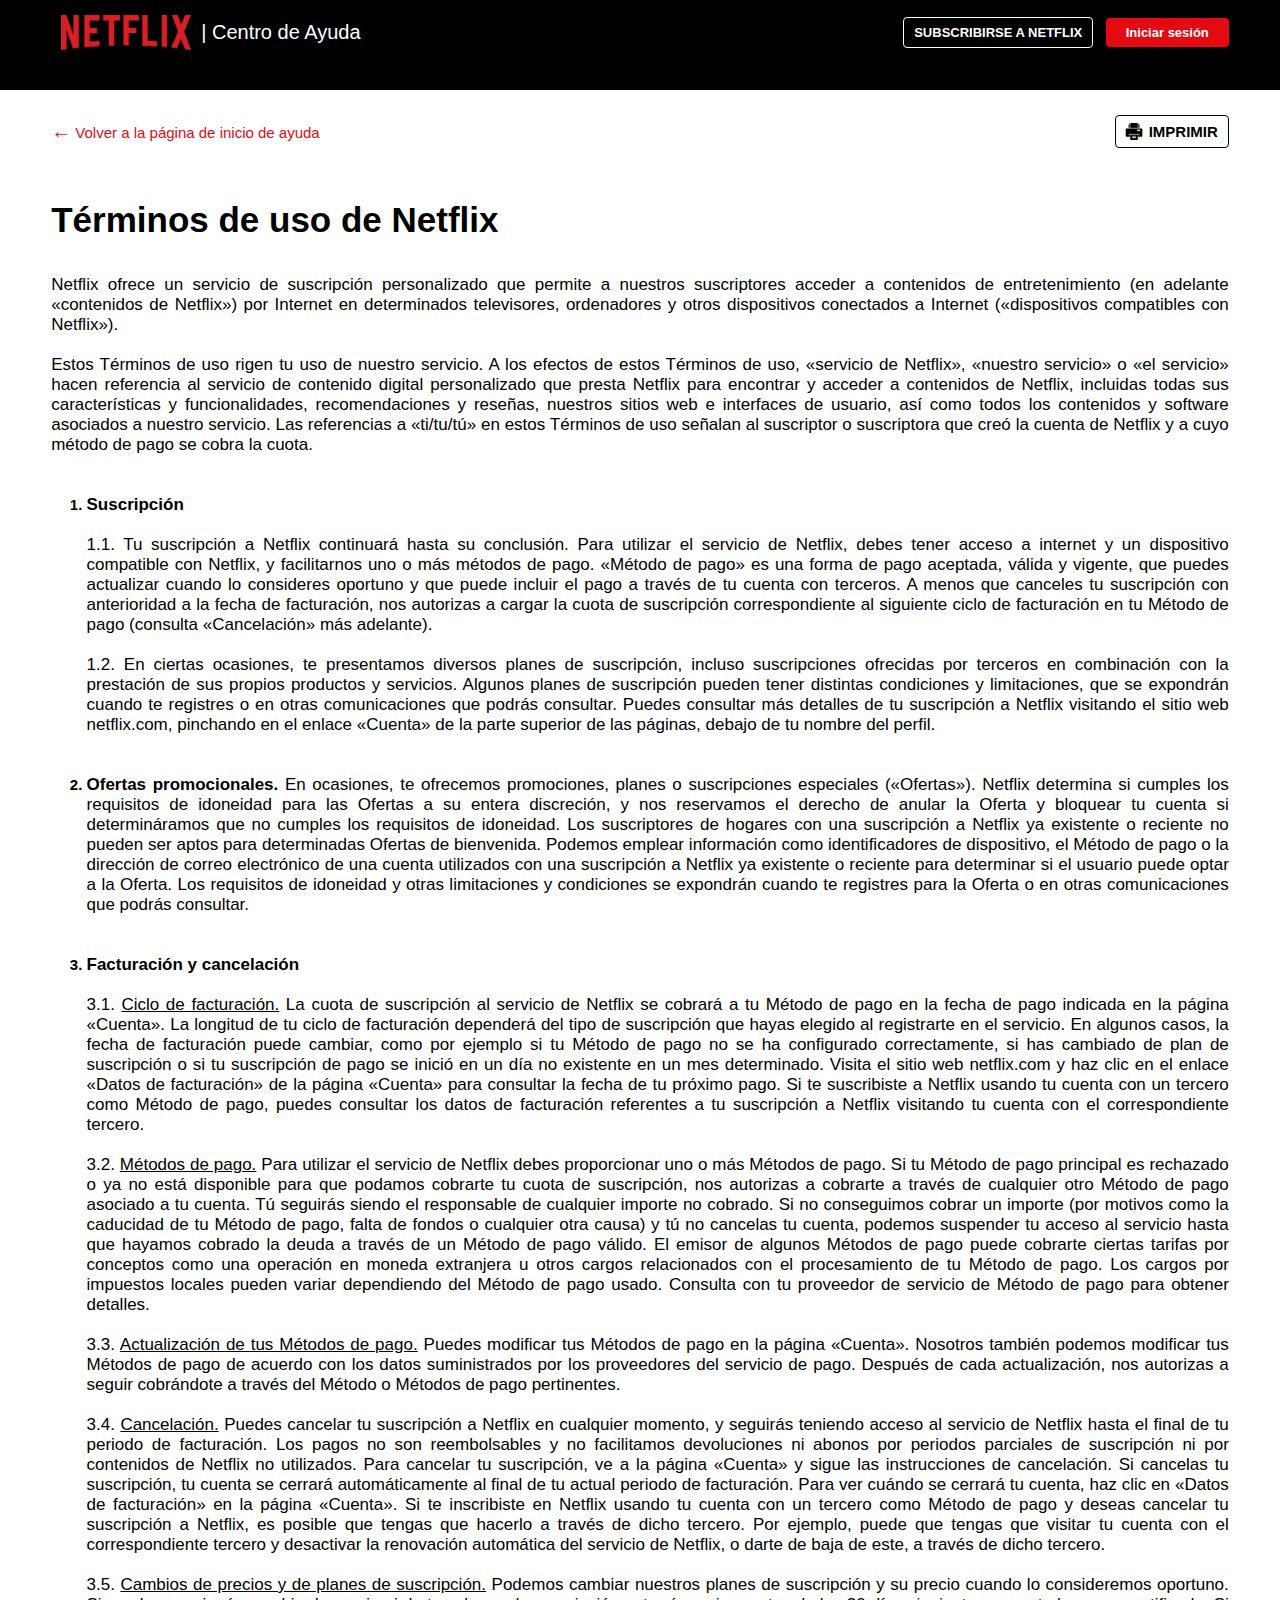
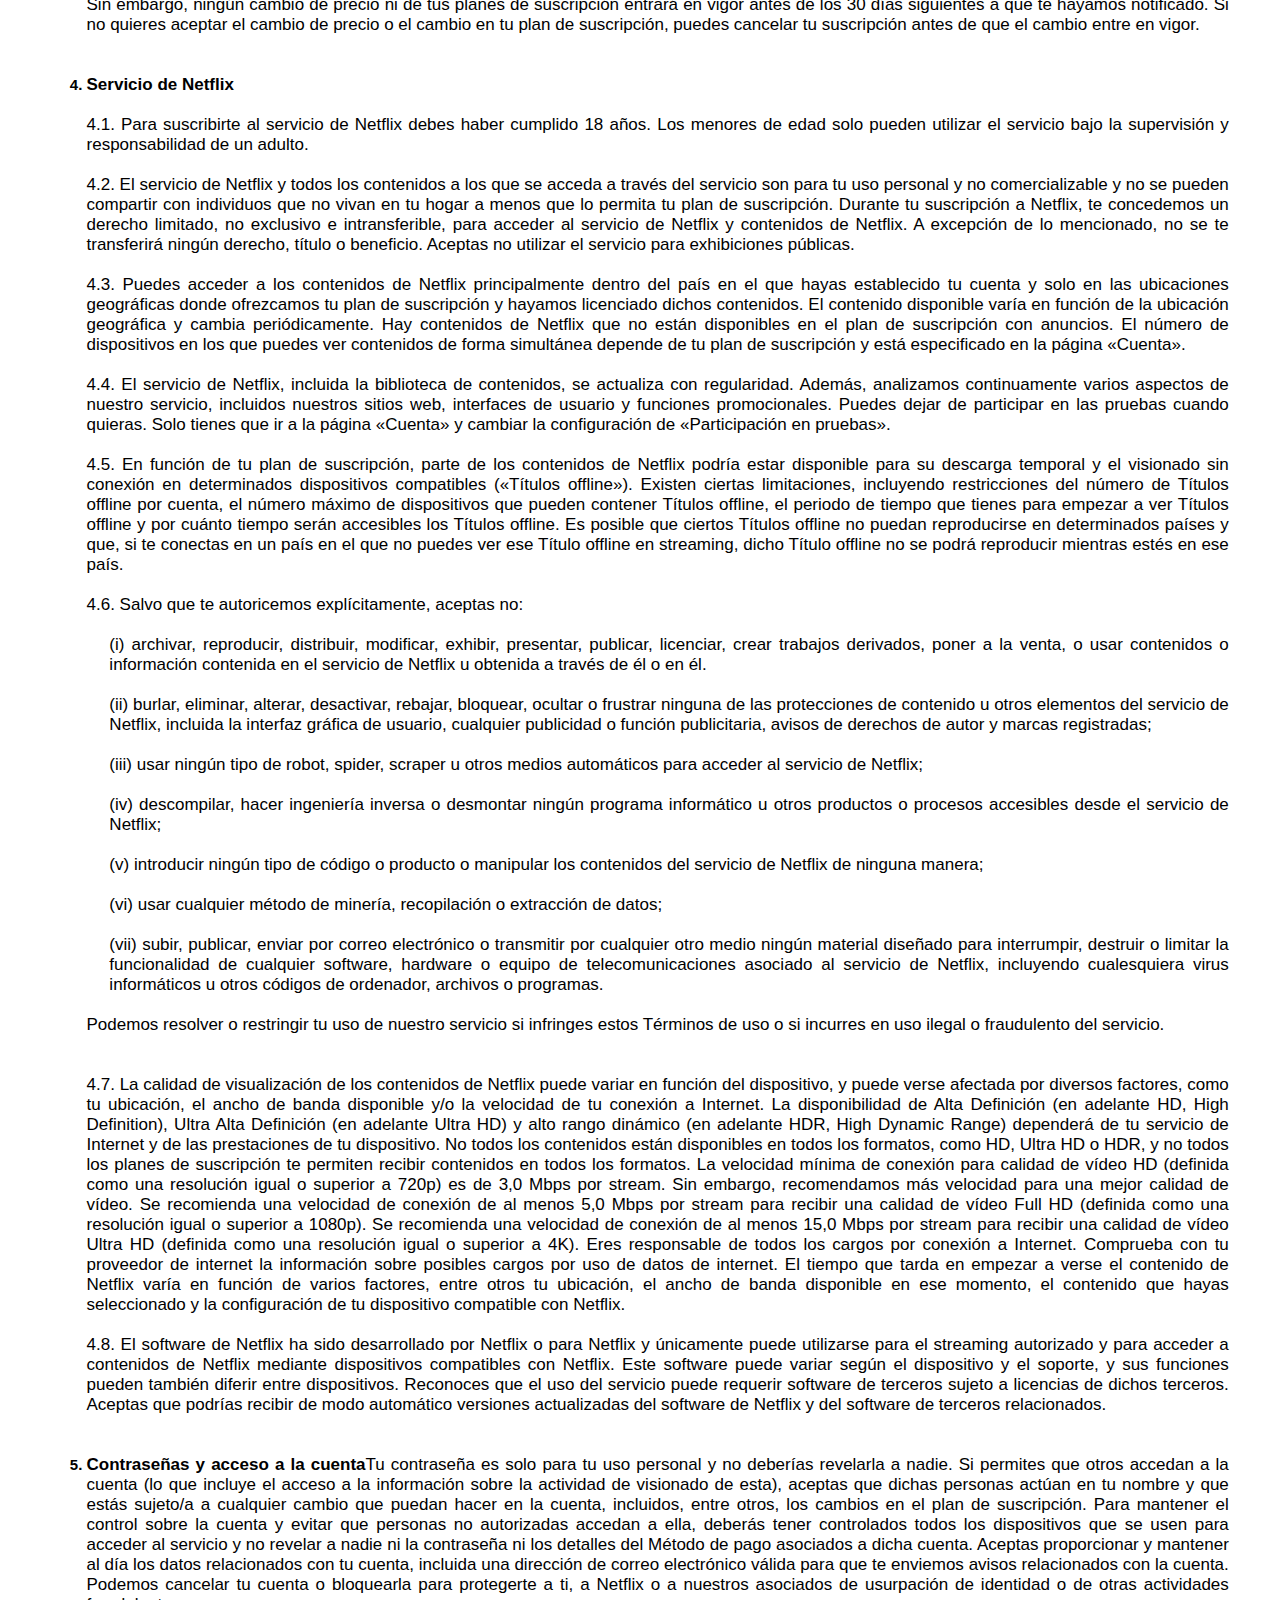
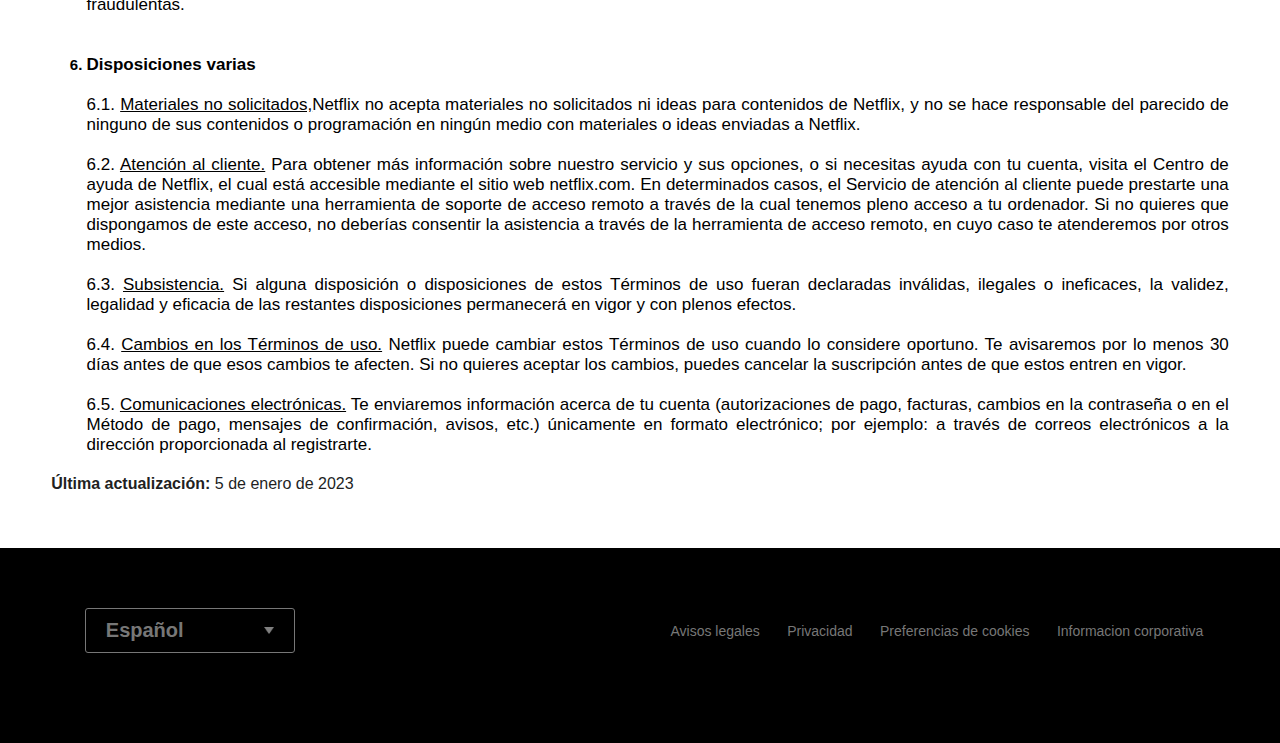
<file: terminos-de-uso.html>
<!DOCTYPE html>
<html lang="es">

<head>
  <meta charset="UTF-8" />
  <meta http-equiv="X-UA-Compatible" content="IE=edge" />
  <meta name="viewport" content="width=device-width, initial-scale=1.0" />
  <title>Términos de Uso Clone</title>
  <link rel="stylesheet" href="./css/terminos-de-uso.css" />
  <!-- Aplico css externo -->
</head>

<body>
  <!-- -----------------------------------HEADER 1-------------------------------- -->
  <div class="header">
    <nav>
      <div class="centro-ayuda">
        <img src="./img/logo.png" alt="NetflixLogo" class="logo" />
        <p>| Centro de Ayuda</p>
      </div>
      <div>
        <button class="subscripcion">SUBSCRIBIRSE A NETFLIX</button>
        <button>Iniciar sesión</button>
      </div>
    </nav>
  </div>
  <!-- -----------------------------------HEADER 2------------------------------ -->
  <div class="header-dos">
    <nav>
      <a href="./index.html">
        <p><em>←</em> Volver a la página de inicio de ayuda</p>
      </a>
      <div>
        <button class="imprimir">
          <img src="./img/avisos-legales/icono.png" />IMPRIMIR
        </button>
      </div>
    </nav>
  </div>
  <!-- -------------------------BODY TEXTO INFO------------------------------------- -->
  <div class="texto">
    <h1>Términos de uso de Netflix</h1>
    <p>
      Netflix ofrece un servicio de suscripción personalizado que permite a nuestros suscriptores acceder a contenidos
      de
      entretenimiento (en adelante «contenidos de Netflix») por Internet en determinados televisores, ordenadores y
      otros
      dispositivos conectados a Internet («dispositivos compatibles con Netflix»).
      <br/><br/>
      Estos Términos de uso rigen tu uso de nuestro servicio. A los efectos de estos Términos de uso, «servicio de
      Netflix»,
      «nuestro servicio» o «el servicio» hacen referencia al servicio de contenido digital personalizado que presta
      Netflix
      para encontrar y acceder a contenidos de Netflix, incluidas todas sus características y funcionalidades,
      recomendaciones
      y reseñas, nuestros sitios web e interfaces de usuario, así como todos los contenidos y software asociados a
      nuestro
      servicio. Las referencias a «ti/tu/tú» en estos Términos de uso señalan al suscriptor o suscriptora que creó la
      cuenta
      de Netflix y a cuyo método de pago se cobra la cuota.
    </p>
    <ol>
      <!-- -------------------LISTA 1------------------------------------------------------- -->
      <li>
        <div class="uno">
          <p><b>Suscripción</b></p>
          <p>1.1. Tu suscripción a Netflix continuará hasta su conclusión. Para utilizar el servicio de Netflix, debes
            tener acceso a
            internet y un dispositivo compatible con Netflix, y facilitarnos uno o más métodos de pago. «Método de pago»
            es una
            forma de pago aceptada, válida y vigente, que puedes actualizar cuando lo consideres oportuno y que puede
            incluir el
            pago a través de tu cuenta con terceros. A menos que canceles tu suscripción con anterioridad a la fecha de
            facturación,
            nos autorizas a cargar la cuota de suscripción correspondiente al siguiente ciclo de facturación en tu
            Método de pago
            (consulta «Cancelación» más adelante).</p>
          <p>1.2. En ciertas ocasiones, te presentamos diversos planes de suscripción, incluso suscripciones ofrecidas
            por terceros
            en combinación con la prestación de sus propios productos y servicios. Algunos planes de suscripción pueden
            tener
            distintas condiciones y limitaciones, que se expondrán cuando te registres o en otras comunicaciones que
            podrás
            consultar. Puedes consultar más detalles de tu suscripción a Netflix visitando el sitio web netflix.com,
            pinchando en el
            enlace «Cuenta» de la parte superior de las páginas, debajo de tu nombre del perfil.</p>
        </div>
      </li>
      <!-- -------------------LISTA 2------------------------------------------------------- -->
      <li>
        <div class="dos">
          <p><b>Ofertas promocionales.</b> En ocasiones, te ofrecemos promociones, planes o suscripciones especiales
            («Ofertas»). Netflix determina si cumples los
            requisitos de idoneidad para las Ofertas a su entera discreción, y nos reservamos el derecho de anular la
            Oferta y
            bloquear tu cuenta si determináramos que no cumples los requisitos de idoneidad. Los suscriptores de hogares
            con una
            suscripción a Netflix ya existente o reciente no pueden ser aptos para determinadas Ofertas de bienvenida.
            Podemos
            emplear información como identificadores de dispositivo, el Método de pago o la dirección de correo
            electrónico de una
            cuenta utilizados con una suscripción a Netflix ya existente o reciente para determinar si el usuario puede
            optar a la
            Oferta. Los requisitos de idoneidad y otras limitaciones y condiciones se expondrán cuando te registres para
            la Oferta o
            en otras comunicaciones que podrás consultar.</p>
        </div>
      </li>
      <!-- -------------------LISTA 3------------------------------------------------------- -->
      <li>
        <div class="tres">
          <p><b>Facturación y cancelación</b></p>
          <p>3.1. <u>Ciclo de facturación.</u> La cuota de suscripción al servicio de Netflix se cobrará a tu Método
            de pago en la fecha de
            pago indicada en la página «Cuenta». La longitud de tu ciclo de facturación dependerá del tipo de
            suscripción que hayas
            elegido al registrarte en el servicio. En algunos casos, la fecha de facturación puede cambiar, como por
            ejemplo si tu
            Método de pago no se ha configurado correctamente, si has cambiado de plan de suscripción o si tu
            suscripción de pago se
            inició en un día no existente en un mes determinado. Visita el sitio web netflix.com y haz clic en el enlace
            «Datos de
            facturación» de la página «Cuenta» para consultar la fecha de tu próximo pago. Si te suscribiste a Netflix
            usando tu
            cuenta con un tercero como Método de pago, puedes consultar los datos de facturación referentes a tu
            suscripción a
            Netflix visitando tu cuenta con el correspondiente tercero.</p>
          <p>3.2. <u>Métodos de pago.</u> Para utilizar el servicio de Netflix debes proporcionar uno o más Métodos de
            pago. Si tu Método de
            pago principal es rechazado o ya no está disponible para que podamos cobrarte tu cuota de suscripción, nos
            autorizas a
            cobrarte a través de cualquier otro Método de pago asociado a tu cuenta. Tú seguirás siendo el responsable
            de cualquier
            importe no cobrado. Si no conseguimos cobrar un importe (por motivos como la caducidad de tu Método de pago,
            falta de
            fondos o cualquier otra causa) y tú no cancelas tu cuenta, podemos suspender tu acceso al servicio hasta que
            hayamos
            cobrado la deuda a través de un Método de pago válido. El emisor de algunos Métodos de pago puede cobrarte
            ciertas
            tarifas por conceptos como una operación en moneda extranjera u otros cargos relacionados con el
            procesamiento de tu
            Método de pago. Los cargos por impuestos locales pueden variar dependiendo del Método de pago usado.
            Consulta con tu
            proveedor de servicio de Método de pago para obtener detalles.</p>
          <p>3.3. <u>Actualización de tus Métodos de pago.</u> Puedes modificar tus Métodos de pago en la página
            «Cuenta». Nosotros también
            podemos modificar tus Métodos de pago de acuerdo con los datos suministrados por los proveedores del
            servicio de pago.
            Después de cada actualización, nos autorizas a seguir cobrándote a través del Método o Métodos de pago
            pertinentes.</p>
          <p>3.4. <u>Cancelación.</u> Puedes cancelar tu suscripción a Netflix en cualquier momento, y seguirás
            teniendo acceso al servicio
            de Netflix hasta el final de tu periodo de facturación. Los pagos no son reembolsables y no facilitamos
            devoluciones ni
            abonos por periodos parciales de suscripción ni por contenidos de Netflix no utilizados. Para cancelar tu
            suscripción,
            ve a la página «Cuenta» y sigue las instrucciones de cancelación. Si cancelas tu suscripción, tu cuenta se
            cerrará
            automáticamente al final de tu actual periodo de facturación. Para ver cuándo se cerrará tu cuenta, haz clic
            en «Datos
            de facturación» en la página «Cuenta». Si te inscribiste en Netflix usando tu cuenta con un tercero como
            Método de pago
            y deseas cancelar tu suscripción a Netflix, es posible que tengas que hacerlo a través de dicho tercero. Por
            ejemplo,
            puede que tengas que visitar tu cuenta con el correspondiente tercero y desactivar la renovación automática
            del servicio
            de Netflix, o darte de baja de este, a través de dicho tercero.</p>
          <p>3.5. <u>Cambios de precios y de planes de suscripción.</u> Podemos cambiar nuestros planes de suscripción
            y su precio cuando lo
            consideremos oportuno. Sin embargo, ningún cambio de precio ni de tus planes de suscripción entrará en vigor
            antes de
            los 30 días siguientes a que te hayamos notificado. Si no quieres aceptar el cambio de precio o el cambio en
            tu plan de
            suscripción, puedes cancelar tu suscripción antes de que el cambio entre en vigor.</p>
        </div>
      </li>
      <!-- -------------------LISTA 4------------------------------------------------------- -->
      <li>
        <div class="cuatro">
          <p><b>Servicio de Netflix</b></p>
          <p>4.1. Para suscribirte al servicio de Netflix debes haber cumplido 18 años. Los menores de edad solo pueden
            utilizar el
            servicio bajo la supervisión y responsabilidad de un adulto.</p>
          <p>4.2. El servicio de Netflix y todos los contenidos a los que se acceda a través del servicio son para tu
            uso personal y
            no comercializable y no se pueden compartir con individuos que no vivan en tu hogar a menos que lo permita
            tu plan de
            suscripción. Durante tu suscripción a Netflix, te concedemos un derecho limitado, no exclusivo e
            intransferible, para
            acceder al servicio de Netflix y contenidos de Netflix. A excepción de lo mencionado, no se te transferirá
            ningún
            derecho, título o beneficio. Aceptas no utilizar el servicio para exhibiciones públicas.</p>
          <p>4.3. Puedes acceder a los contenidos de Netflix principalmente dentro del país en el que hayas establecido
            tu cuenta y
            solo en las ubicaciones geográficas donde ofrezcamos tu plan de suscripción y hayamos licenciado dichos
            contenidos. El
            contenido disponible varía en función de la ubicación geográfica y cambia periódicamente. Hay contenidos de
            Netflix que
            no están disponibles en el plan de suscripción con anuncios. El número de dispositivos en los que puedes ver
            contenidos
            de forma simultánea depende de tu plan de suscripción y está especificado en la página «Cuenta».</p>
          <p>4.4. El servicio de Netflix, incluida la biblioteca de contenidos, se actualiza con regularidad. Además,
            analizamos
            continuamente varios aspectos de nuestro servicio, incluidos nuestros sitios web, interfaces de usuario y
            funciones
            promocionales. Puedes dejar de participar en las pruebas cuando quieras. Solo tienes que ir a la página
            «Cuenta» y
            cambiar la configuración de «Participación en pruebas».</p>
          <p>4.5. En función de tu plan de suscripción, parte de los contenidos de Netflix podría estar disponible para
            su descarga
            temporal y el visionado sin conexión en determinados dispositivos compatibles («Títulos offline»). Existen
            ciertas
            limitaciones, incluyendo restricciones del número de Títulos offline por cuenta, el número máximo de
            dispositivos que
            pueden contener Títulos offline, el periodo de tiempo que tienes para empezar a ver Títulos offline y por
            cuánto tiempo
            serán accesibles los Títulos offline. Es posible que ciertos Títulos offline no puedan reproducirse en
            determinados
            países y que, si te conectas en un país en el que no puedes ver ese Título offline en streaming, dicho
            Título offline no
            se podrá reproducir mientras estés en ese país.</p>
          <p>4.6. Salvo que te autoricemos explícitamente, aceptas no:</p>
          <nat>
            <div class="num-romanos">
              <p>(i) archivar, reproducir, distribuir, modificar, exhibir, presentar, publicar, licenciar, crear
                trabajos derivados,
                poner a la venta, o usar contenidos o información contenida en el servicio de Netflix u obtenida a
                través de él o en él.</p>
              <p>(ii) burlar, eliminar, alterar, desactivar, rebajar, bloquear, ocultar o frustrar ninguna de las
                protecciones de
                contenido u otros elementos del servicio de Netflix, incluida la interfaz gráfica de usuario, cualquier
                publicidad o
                función publicitaria, avisos de derechos de autor y marcas registradas;</p>
              <p>(iii) usar ningún tipo de robot, spider, scraper u otros medios automáticos para acceder al servicio de
                Netflix;</p>
              <p>(iv) descompilar, hacer ingeniería inversa o desmontar ningún programa informático u otros productos o
                procesos
                accesibles desde el servicio de Netflix;</p>
              <p>(v) introducir ningún tipo de código o producto o manipular los contenidos del servicio de Netflix de
                ninguna manera;</p>
              <p>(vi) usar cualquier método de minería, recopilación o extracción de datos;</p>
              <p>(vii) subir, publicar, enviar por correo electrónico o transmitir por cualquier otro medio ningún
                material diseñado para
                interrumpir, destruir o limitar la funcionalidad de cualquier software, hardware o equipo de
                telecomunicaciones asociado
                al servicio de Netflix, incluyendo cualesquiera virus informáticos u otros códigos de ordenador,
                archivos o programas.</p>
            </div>
            <p>Podemos resolver o restringir tu uso de nuestro servicio si infringes estos Términos de uso o si incurres
              en uso ilegal o fraudulento del servicio.
            </p>
          </nat>
          <p>4.7. La calidad de visualización de los contenidos de Netflix puede variar en función del dispositivo, y puede verse
          afectada por diversos factores, como tu ubicación, el ancho de banda disponible y/o la velocidad de tu conexión a
          Internet. La disponibilidad de Alta Definición (en adelante HD, High Definition), Ultra Alta Definición (en adelante
          Ultra HD) y alto rango dinámico (en adelante HDR, High Dynamic Range) dependerá de tu servicio de Internet y de las
          prestaciones de tu dispositivo. No todos los contenidos están disponibles en todos los formatos, como HD, Ultra HD o
          HDR, y no todos los planes de suscripción te permiten recibir contenidos en todos los formatos. La velocidad mínima de
          conexión para calidad de vídeo HD (definida como una resolución igual o superior a 720p) es de 3,0 Mbps por stream. Sin
          embargo, recomendamos más velocidad para una mejor calidad de vídeo. Se recomienda una velocidad de conexión de al menos
          5,0 Mbps por stream para recibir una calidad de vídeo Full HD (definida como una resolución igual o superior a 1080p).
          Se recomienda una velocidad de conexión de al menos 15,0 Mbps por stream para recibir una calidad de vídeo Ultra HD
          (definida como una resolución igual o superior a 4K). Eres responsable de todos los cargos por conexión a Internet.
          Comprueba con tu proveedor de internet la información sobre posibles cargos por uso de datos de internet. El tiempo que
          tarda en empezar a verse el contenido de Netflix varía en función de varios factores, entre otros tu ubicación, el ancho
          de banda disponible en ese momento, el contenido que hayas seleccionado y la configuración de tu dispositivo compatible
          con Netflix.</p>
          <p>4.8. El software de Netflix ha sido desarrollado por Netflix o para Netflix y únicamente puede utilizarse para el
          streaming autorizado y para acceder a contenidos de Netflix mediante dispositivos compatibles con Netflix. Este software
          puede variar según el dispositivo y el soporte, y sus funciones pueden también diferir entre dispositivos. Reconoces que
          el uso del servicio puede requerir software de terceros sujeto a licencias de dichos terceros. Aceptas que podrías
          recibir de modo automático versiones actualizadas del software de Netflix y del software de terceros relacionados.</p>
        </div>
      </li>
      <!-- -------------------LISTA 5------------------------------------------------------- -->
      <li>
        <div class="cinco">
          <p><b>Contraseñas y acceso a la cuenta</b>Tu contraseña es solo para tu uso personal y no deberías revelarla a nadie. Si permites que otros accedan a la cuenta
          (lo que incluye el acceso a la información sobre la actividad de visionado de esta), aceptas que dichas personas actúan
          en tu nombre y que estás sujeto/a a cualquier cambio que puedan hacer en la cuenta, incluidos, entre otros, los cambios
          en el plan de suscripción. Para mantener el control sobre la cuenta y evitar que personas no autorizadas accedan a ella,
          deberás tener controlados todos los dispositivos que se usen para acceder al servicio y no revelar a nadie ni la
          contraseña ni los detalles del Método de pago asociados a dicha cuenta. Aceptas proporcionar y mantener al día los datos
          relacionados con tu cuenta, incluida una dirección de correo electrónico válida para que te enviemos avisos relacionados
          con la cuenta. Podemos cancelar tu cuenta o bloquearla para protegerte a ti, a Netflix o a nuestros asociados de
          usurpación de identidad o de otras actividades fraudulentas.</p>
        </div>
      </li>
      <!-- -------------------LISTA 6------------------------------------------------------- -->
      <li>
        <div class="seis">
          <p><b>Disposiciones varias</b></p>
          <p>6.1. <u>Materiales no solicitados,</u>Netflix no acepta materiales no solicitados ni ideas para contenidos de Netflix, y no se hace responsable del parecido
          de ninguno de sus contenidos o programación en ningún medio con materiales o ideas enviadas a Netflix.</p>
          <p>6.2. <u>Atención al cliente.</u> Para obtener más información sobre nuestro servicio y sus opciones, o si necesitas ayuda con tu
          cuenta, visita el Centro de ayuda de Netflix, el cual está accesible mediante el sitio web netflix.com. En determinados
          casos, el Servicio de atención al cliente puede prestarte una mejor asistencia mediante una herramienta de soporte de
          acceso remoto a través de la cual tenemos pleno acceso a tu ordenador. Si no quieres que dispongamos de este acceso, no
          deberías consentir la asistencia a través de la herramienta de acceso remoto, en cuyo caso te atenderemos por otros
          medios.</p>
          <p>6.3. <u>Subsistencia.</u> Si alguna disposición o disposiciones de estos Términos de uso fueran declaradas inválidas, ilegales o
          ineficaces, la validez, legalidad y eficacia de las restantes disposiciones permanecerá en vigor y con plenos efectos.</p>
          <p>6.4. <u>Cambios en los Términos de uso.</u> Netflix puede cambiar estos Términos de uso cuando lo considere oportuno. Te
          avisaremos por lo menos 30 días antes de que esos cambios te afecten. Si no quieres aceptar los cambios, puedes cancelar
          la suscripción antes de que estos entren en vigor.</p>
          <p>6.5. <u>Comunicaciones electrónicas.</u> Te enviaremos información acerca de tu cuenta (autorizaciones de pago, facturas, cambios en
          la contraseña o en el Método de pago, mensajes de confirmación, avisos, etc.) únicamente en formato electrónico; por
          ejemplo: a través de correos electrónicos a la dirección proporcionada al registrarte.</p>
        </div>
      </li>
    </ol>
    <!-- -----------------------------------------Fin de listas ---------------------------->
    </p>
    <h4><b>Última actualización:</b> 5 de enero de 2023</h4>
  </div>
  <!-- ------------------------------------FOOTER------------------------------------------------------ -->
  <div class="footer">
    <nav>
      <button class="idioma">Español<img src="img/down-icon.png"></button>
      <div class="fila">
        <a href="/avisos-legales.html">Avisos legales</a>
        <a href="/privacidad.html">Privacidad</a>
        <a href="#">Preferencias de cookies</a>
        <a href="/info-corporativa.html">Informacion corporativa</a>
      </div>
    </nav>
  </div>
</body>

</html>
</file>
<file: css/style.css>
*{
    font-family: 'Poppins', sans-serif; /* Tipografía de letra de toda la página */
    box-sizing: border-box;
    margin: 0;
    padding: 0;
}
body{
    background: black; /* Color del fondo negro */
    color: white; /* Color de las letras blanco */
}
/* --------------------------------EMPEZAMOS CON EL HEADER----------------------------------------------------------- */
.header{
    width: 100%;
    height: 100vh; /* Utilizo vh para que sea una página más responsive */
    /* Añadimos la imagen pero con un poco de transparencia. Normalmente linear-gradient se usa para ir de un color
    a otro (de arriba a abajo si se deja por defecto) y hacer una transición. Aquí usamos rgba que es como el código
    de color rgb, pero la "a" (alpha) es la opacidad que va de 1 (opaco) a 0 (transparente). Con esto hago que la
    imagen sea un poco transparente y más oscura, ya que en rgb (0,0,0) significa negro */
    position: relative;
    background-image: linear-gradient(rgba(0,0,0,0.6),rgba(0, 0, 0, 0.6)), url(/img/index/header.jpg);
    background-size: cover; /* Hace que se guarde la escala que tiene por defecto la imagen y su relación aspecto intrínseca */
    background-position: center; /* Centramos la imagen */
    padding: 10px 8%; /* Para arriba y abajo 10px y para derecha e izquierda 8% */
}
nav{
    display: flex; /* Hago que el contenido del nav sea horizontal en vez de vertical ajustándolas */
    align-items: center; /* El contenido de las flexbox se centra */
    /* El logo pasa a estar a la izquierda y los botones a la derecha porque hay un espacio entre ellos, ya que el logo
    es un elemento y los botones como están en el mismo div, son otro elemento conjunto*/
    justify-content: space-between;
    padding: 10px 0; /* Para arriba y abajo 10px y para derecha e izquierda 0% */
}
.logo{
    width: 150px;
    cursor: pointer; /* El ratón se vuelve una mano indicando que al pinchar en el logo te lleva a un link */
}
nav button{
    border: 0;
    outline: 0;
    background: rgb(219, 0, 1); /* Color de los botones */
    color: white; /* Color de la letra los botones */
    font-size: 12px; /* Tamaño de letra de los botones */
    font-weight: bold;
    border-radius: 4px; /* Redondea las esquinas para que sean cuadrados redondeados */
    padding: 7px 20px;
    margin-left: 8px; /* Hacemos que haya un espacio entre los botones */
    cursor: pointer;
}
.idioma{
    display: inline-flex; /* Hace que se alineen los elementos (verticalmente) del botón a la misma altura en el centro */
    align-items: center; /* Alineamos horizontalmente el texto y la imagen en el centro del botón */
    background: transparent; /* Hacemos que no tenga color el botón y que por defecto sea negro como el fondo */
    border: 1px solid white; /* Ahora el botón aunque es transparente tiene un borde blanco que lo delimita */
    padding: 7px 10px;
}
.idioma img{ /* Ahora ajustamos la imagen del botón de idioma */
    width: 10px;
    margin-left: 10px;
}
.contenido-headder{
    position: absolute;
    top: 50%;
    left: 50%;
    transform: translate(-50%, -50%); /* Hace que se quede en medio ya que contrasta el top 50% y el left 50% */
    text-align: center;
    margin-top: 100px;
}
.contenido-headder h1{
    font-size: 60px;
    font-weight: 600;
    max-width: 650px; /* Hace que la letra no pueda ser más ancha que el valor establecido: 650px */
    line-height: 70px; /* Establece la distancia de los otros textos */
}
.contenido-headder h3 {
    font-weight: 400;
    margin-bottom: 20px;
}
.entrada-mail{
    background: white;
    display: flex; /* Para el diseño responsive */
    border-radius: 4px;
    align-items: center;
    margin-top: 30px;
    overflow: hidden; /* Cuando escribes el mail y es muy largo, te deja seguir escribiendo pero dejas de ver las primeras letras a medida que escribes */
}
.entrada-mail input{
    flex: 1; /* Esto hace que crezca a medida que se amplia la ventana, es para el diseño responsive */
    border: 0;
    outline: 0;
    margin-left: 20px;
}
.entrada-mail button {
    background-color: rgb(219, 0, 1);
    border: 0;
    outline: 0;
    color: white;
    font-size: 16px;
    padding: 15px 30px; /* Centramos el texto */
    cursor: pointer;
}
/* ---------------------------EMPEZAMOS CON LOS ELEMENTOS DEL BODY---------------------------------------------------- */
.elementos{
    padding: 50px 12%;
    font-size: 22px;
}
.fila{
    display: flex;
    width: 100%;
    align-items: center;
    /* Poniendo esto, si los elementos no caben en la anchura del contenedor,
        se creará una nueva línea automáticamente y se continuará colocando los
        elementos en ella. Sin esta propiedad, los elementos se ajustarían a una
        sola línea y se reducirían automáticamente para caber en el contenedor. */
    flex-wrap: wrap;
    padding: 50px 0;
}
.columna-texto{
    flex-basis: 50%; /* En el flexbox establece el tamaño del contenido según la pantalla */
    margin-bottom: 20px;
}
.columna-imagen{
    flex-basis: 50%;
    margin-bottom: 20px;
}
.columna-imagen img{
    display: block; /* La imagen ahora tiene un cuadro de bloque */
    height: auto;
    width: 90%;
    margin: auto;
}
.elementos h2{
    font-size: 50px;
    font-weight: 600;
    margin-bottom: 20px;
}
/* -------------------------------------EMPEZAMOS CON LAS FAQ Y LA INFORMACIÓN -------------------------------- */
.faq{
    padding: 10px 12%;
    text-align: center;
    font-size: 18px;
}
.faq h2{
    font-weight: 500;
    font-size: 40px;
}
.acordeon {
    margin: 60px auto;
    width: 100%;
    max-width: 750px;
}

.acordeon li {
    list-style: none;
    /* Así definimos que la lista no tiene propiedades o parámetros a definir */
    width: 100%;
    padding: 5px;
}

.acordeon li label {
    display: flex;
    align-items: center;
    padding: 20px;
    font-size: 18px;
    font-weight: 500;
    background: #303030;
    margin-bottom: 2px;
    cursor: pointer;
    position: relative;
}

label::after {
    /* Añadimos este pseudo elemento para crear el + a la derecha de todos los botones */
    content: '+';
    /* Aquí ponemos lo que añadimos */
    font-size: 34px;
    /* La letra que utilizamos */
    position: absolute;
    right: 25px;
    /* Hacia donde está colocada */
    /* Aquí añadimos una transición para que cuando seleccionemos la caja, el símbolo + cambie en 0.5 segundos y no de golpe */
    transition: transform 0.5s;
}

input[type="radio"] {
    /* Seleccionamos los botones tipo radio de nuestras faq */
    display: none;
    /* Los ocultamos */
}

.acordeon .contenido{
    background: #303030;
    text-align: left;
    padding: 0 20px;
    max-height: 0; /* Si ponemos esto, estará oculto ya que no tendrá altura para enseñarse */
    overflow: hidden;
    /* Poniendo esto, hacemos que la transición entre hacer click en una de las preguntas y otra, lleve los segundos
    que escribimos (0.3) y no se haga de forma brusca, haciendo una pequeña transición */
    transition: max-height 0.5s, padding 0.5s;
}
/* Ahora vamos a seleccionar el botón radio que habíamos escondido, añadimos la pseudoclase (:checked)
   que especifica el estado especial en el que se encuentra el elemento (cuando hacemos click en el botón)
    y añadimos "+ label + .contenido" entre símbolos + (son combinadores de hermanos adyacentes) que indican que
    solo ocurre cuando el elemento del botón va inmediatamente antes de una etiqueta label y de una clase
    contenido. Si coinciden todas esas condiciones se aplican las siguientes condiciones css:*/
.acordeon input[type="radio"]:checked + label + .contenido{
    max-height: 800px;
    padding: 30px 30px;
}
/* Ahora, seleccionamos lo mismo pero con la condición que después de que esté con el check, es decir, si y solo si
   está con el check sucede lo siguiente: */
.acordeon input[type="radio"]:checked+label::after{
    transform: rotate(135deg); /* Hacemos que el símbolo + rote 135 grados al pulsar en una de las preguntas. Se convierte en una x */
}
.faq .entrada-mail{
    max-width: 600px;
    margin: 20px auto 60px;
}
.faq small{
    font-size: 13px;
}
/* --------------------------------FOOTER--------------------------------------------------------- */
.footer{
    padding: 50px 15% 10px;
    border-top: 6px solid #333;
    color: #777;
}
.footer h2{
    font-size: 18px;
    font-weight: 400;
    margin-bottom: 30px;
}
.footer .columna{
    flex-basis: 25%; /* Determinamos el tamaño de la caja de contenidos en un 25% cada columna, haciendo que se pongan de forma horizontal repartiéndose entre las cuatro el espacio */
    flex-grow: 1;
    margin-bottom: 20px;
    padding: 0px 15px;
}
.footer .columna a{
    display: block;
    text-decoration: none;
    color: #777;
    font-size: 14px;
    margin-bottom: 10px;
}
.footer .columna a:hover {
    text-decoration: underline;
}
.footer .fila{
    align-items: flex-start; /* Así todos los elementos empiezan desde el mismo punto y no están centrados en su propia flexbox */
    padding: 10px 0;
}
.footer .idioma{
    color: white;
    padding: 10px 20px;
    border-radius: 3px;
}
.texto-copyright{
    font-size: 14px;
    margin-top: 20px;
    margin-bottom: 10px;
}
/* -----------------------ARREGLOS DE CSS PARA PANTALLAS PEQUEÑAS--------------------------------------------------------------- */
/* Esto es para las pantallas que sean menores de 600px */
@media only screen and (max-width:600px){
    /* -----------------------ARREGLOS DEL HEADER--------------------------------------- */
    .logo{
        width: 100px;
    }
    nav button{
        padding: 5px 10px;
    }
    nav .idioma{
        padding: 4px 8px;
    }
    .contenido-headder{
        position: unset;
        transform: none;
        padding-top: 150px;
    }
    .contenido-headder h1{
        font-size: 30px;
    }
    .entrada-mail button{
        font-size: 12px;
        padding: 10px 15px;
    }
    /* -------------------------ARREGLOS PARA LOS ELEMENTOS--------------------------------- */
    .columna-texto, .columna-imgagen{
        flex-basis: 100%;
    }
    .elementos h2{
        font-size: 30px;
    }
    .elementos p{
        font-size: 15px;
    }
    /* Seleccionamos los elementos que van dentro de la etiqueta con clase "fila" con su pseudoclase 
        de css ":nth child()" las posiciones 2 y 4, es decir, las etiquetas div con clase "fila" pares
        (hay solo 4 div con clase "fila")  */
    .fila:nth-child(2),.fila:nth-child(4){
        /* Como estamos tratando a las etiquetas div con clase "fila" como flexbox, usando la propiedad
        flex-direction, elegimos cómo sus elementos se posicionan. Con "column-reverse" lo que hacemos es
        que el elemento inicial (<div class="columna-imagen">) sea el elemento final ahora, y que el elemento
        final anterior (<div class="columna-texto">) sea el elemento inicial. Esto lo hacemos para que al 
        hacer scroll en una pantalla pequeña, siempre se vea primero el texto y luego la imagen, si no lo 
        pusiéramos, los elementos se verían: texto, imagen, imagen, texto, texto, imagen, imagen, texto.
        Y ahora se ven: texto, imagen, texto, imagen, texto, imagen, texto, imagen */
        flex-direction: column-reverse;
    }
    .elementos .fila{
        padding: 10px 0;
    }
    /* -----------------------------------ARREGLOS PARA FAQ E INFORMACIÓN------------------------------ */
    .faq h2{
        font-size: 20px;
    }
    .acordeon .contenido{
        font-size: 14px;
    }
    .acordeon li label{
        padding: 10px;
        font-size: 14px;
    }
    label::after{
        font-size: 22px;
    }
}
</file>
<file: css/avisos-legales.css>
* {
  font-family: "Poppins", sans-serif;
  box-sizing: border-box;
  margin: 0;
  padding: 0;
  text-decoration: none;
}

body {
  background: white;
  color: black;
}

/* --------------------------PRIMER HEADER------------------------- */

.header {
  width: 100%;
  height: 10vh;
  background-color: black;
  position: relative;
  background-size: cover;
  background-position: center;
  padding: 5px 4%;
}

.centro-ayuda {
  display: flex;
  align-items: center;
  padding: 0px;
}

.logo {
  padding: 0px 10px;
  width: 150px;
  cursor: pointer;
}

.centro-ayuda p {
  font-size: 20px;
  color: white;
}

nav {
  display: flex;
  align-items: center;
  justify-content: space-between;
  padding: 10px 0;
}

.subscripcion {
  display: inline-flex;
  align-items: center;
  background: transparent;
  border: 1px solid white;
  padding: 7px 10px;
}

/* ---------------------------SEGUNDO HEADER----------------------------------------- */

.header-dos {
  width: 100%;
  height: 10vh;
  background-color: white;
  position: relative;
  background-size: cover;
  background-position: center;
  padding: 15px 4%;
}

p {
  color: #e50914;
  text-decoration: none;
  font-size: 14px;
  font-weight: 500;
  transition: transform 0.5s;
}

em:hover {
  text-decoration: none;
}

a p:hover {
  text-decoration: underline;
  transform: translateX(-10px);
}

em {
  font-size: 20px;
  font-weight: 800;
  text-decoration: none;
}

nav button {
  border: 0;
  outline: 0;
  background: #e50914;
  color: white;
  font-size: 12px;
  font-weight: bold;
  border-radius: 4px;
  padding: 7px 20px;
  margin-left: 8px;
  cursor: pointer;
}

.imprimir {
  display: inline-flex;
  align-items: center;
  font-size: 15px;
  background: transparent;
  color: black;
  border: 1px solid black;
  padding: 7px 10px 7px 3px;
}

.imprimir img {
  width: 30px;
}

/* -----------------------BODY TEXTO------------------------- */
.texto {
  padding: 5px 4%;
  text-align: justify;
  font-size: 13px;
}

.texto h1 {
  font-size: 35px;
  font-weight: 800;
  max-width: 650px;
  line-height: 50px;
  margin-bottom: 30px;
  margin-top: 10px;
}

.texto p {
  font-size: 17px;
  font-weight: 350;
  color: black;
  margin-bottom: 40px;
}

.texto h3 {
  font-size: 19px;
  font-weight: 600;
  color: #221f1f;
  margin-bottom: 15px;
}

.texto p a {
  color: #e50914;
  text-decoration: none;
}

.texto p a:hover {
  text-decoration: underline;
}

.texto h4 {
  font-size: 16px;
  font-weight: 500;
  color: #221f1f;
  margin-bottom: 50px;
  margin-top: -20px;
}

/* -----------------------------------FOOTER------------------------- */
.footer {
  padding: 50px 6% 80px;
  background-color: black;
  color: #777;
}

.footer .idioma {
  display: inline-flex;
  align-items: center;
  color: #777;
  font-size: 20px;
  background-color: black;
  padding: 10px 20px;
  border: solid 1px #777;
  border-radius: 3px;
}

.idioma img {
  width: 10px;
  margin-left: 80px;
  opacity: 0.5;
}

.footer .fila a {
  display: inline;
  text-decoration: none;
  color: #777;
  font-size: 14px;
  margin-bottom: 10px;
  flex-basis: 40%;
  flex-grow: 1;
  margin-bottom: 20px;
  padding-left: 23px;
}

.footer .fila a:hover {
  text-decoration: underline;
}

/* -----------------------ARREGLOS DE CSS PARA PANTALLAS PEQUEÑAS--------------------------------------------------------------- */
/* Esto es para las pantallas que sean menores de 600px */
@media only screen and (max-width: 600px) {
  /* -----------------------ARREGLOS DEL HEADER 1--------------------------------------- */
  .header {
    width: 100%;
    height: 9vh;
  }

  .logo {
    width: 80px;
    margin-left: 15px;
  }

  .centro-ayuda p {
    margin-top: 0.1px;
    font-size: 15px;
  }

  nav button {
    visibility: hidden;
    display: none;
    font-size: 0;
    padding: 0;
  }
  .subscripcion {
    display: none;
  }
  /* -----------------------ARREGLOS DEL HEADER 2--------------------------------------- */
  p {
    font-size: 12px;
    margin-top: -10px;
    padding-left: 4px;
  }
  .imprimir {
    display: none;
  }
  /* -----------------------BODY CON INFO--------------------------------------- */
  .texto {
    padding-left: 12px;
    padding-right: 12px;
  }

  .texto h1 {
    font-size: 30px;
    font-weight: 700;
    text-align: center;
    margin-bottom: 20px;
    margin-top: -10px;
  }

  .texto p {
    font-size: 15px;
    margin-bottom: 30px;
  }

  .texto h3 {
    font-size: 18px;
    text-align: center;
  }

  .texto h4 {
    font-size: 15px;
    margin-top: -10px;
  }
  /* -----------------------FOOTER--------------------------------------- */
  .footer {
    padding: 20px 2% 50px;
  }

  .footer .idioma {
    display: none;
  }

  .footer .fila a {
    display: flex;
    text-align: center;
    margin-left: 30px;
  }
}
</file>
<file: css/cuenta.css>
* {
    font-family: 'Poppins', sans-serif;
    box-sizing: border-box;
    margin: 0;
    padding: 0;
}

body {
    color: white;
    background: black;
    background-image: linear-gradient(rgba(0, 0, 0, 0.2), rgba(0, 0, 0, 0.2)), url(/img/cuenta/background.jpg);
}

/* --------------------------HEADER--------------------------------------------------------- */

.contenido{
    width: 100%;
    height: 100vh;
}

nav .logo{
    position: relative;
    display: flex;
    padding-top: 25px;
    padding-left: 3%;
    width: 210px;
    cursor: pointer;
    max-width: 500px;
}

/* ----------------------------CAJA DEL FORMULARIO------------------------------------------- */

.caja{
    position: relative;
    background-color: rgba(0, 0, 0, 0.7);
    color: white;
    width: 40%;
    justify-content: center;
    max-width: 600px;
    border-radius: 3px;
    align-self: center;
    padding-top: 50px;
    padding-bottom: 30px;
    padding-left: 70px;
    padding-right: 70px;
    margin: 2% 32% 70px 32%;
}

.caja h2{
    font-size: 30px;
    margin-bottom: 30px;
}

.caja .form{
    display: flex;
    flex-direction: column;
}

.caja .form input{
    border: none;
    padding: 20px;
    margin-bottom: 15px;
    font-size: 16px;
    background-color: #333;
    border-radius: 5px;
}
/* Esto es para que el color de lo que escribamos y se quede plasmado en el formulario sea con las
letras en blanco */
input, select,textarea {
    color: white;
}
/* Esto es para que el color de lo que escribamos en el momento durante el que escribimos,
sea con las letras en blanco */
textarea:focus, input:focus {
    color: white;
}

.caja button{
    border: none;
    padding: 15px 35%;
    margin-top: 30px;
    margin-bottom: 20px;
    background-color: #e50914;
    color: white;
    font-size: 16px;
    font-weight: bold;
    border-radius: 5px;
}

.caja .checkbox{
    display: flex;
    align-items: center;
    color: #b3b3b3;
    font-size: 14px;
    justify-content: space-between;
    margin: 10px 0px;
    margin-bottom: 50px;
}

.recordar{
    display: inline-flex;
}

.recordar label{
    margin-left: 3px;
}

#checkbox1 {
    accent-color: #b3b3b3; /* Esto consigue que al hacer un click en check, podamos ver el check en gris al ponerse el tick */
}

.caja .checkbox div p {
    display: flex;
    justify-content: center;
    align-items: center;
    font-size: 14px;
}

.caja .checkbox div p:hover {
    text-decoration: underline;
}

.caja .subscripcion p{
    margin: 15px 0px 0 0px;
    color: gray;
}

.caja .subscripcion p span{
    color: white;
    font-weight: 600;
}

.caja .subscripcion p+p{
    font-size: 13px;
}

.caja .subscripcion a{
    color: #0071eb;
    font-weight: normal;
    text-decoration: none;
}

.caja .subscripcion a:hover{
    text-decoration: underline;
}

/* ----------------------------------------FOOTER-------------------------------------------------------------- */

footer{
    padding: 50px 15% 10px;
    color: #777;
    background-color: rgba(0, 0, 0, 0.8);
    margin-top: 10%;
}

footer p {
    font-size: 18px;
    font-weight: 400;
    margin-bottom: 2%;
    max-width: 900px;
}

footer ul{
    /* Con estos dos elementos, conseguimos convertir las columnas de elementos li, a listas horizontales */
    display: flex;
    flex-wrap: wrap;
    margin-bottom: 2%;
    height: 10vh;
    padding: 0px 15px;
}

footer ul li{
    font-size: 14px;
    /* Con este elemento, asignamos el % que ocupa cada elemento en la flexbox */
    width: 25%;
    list-style: none; /* Esto le quita los puntos de lista ordenada a los elementos li */
}

footer .links a {
    text-decoration: none;
    color: #777;
}

footer .links a:hover{
    text-decoration: underline;
}


/* -----------------------ARREGLOS DE CSS PARA PANTALLAS PEQUEÑAS--------------------------------------------------------------- */
@media only screen and (max-width:600px) {
    /* -----------------------ARREGLOS DEL HEADER Y BODY--------------------------------------- */
    body{
        background-image: none;
    }
    
    nav .logo {
        padding-left: 3%;
        padding-top: 3%;
        width: 40%;
    }

    .caja {
        width: 105%;
        padding-top: 5%;
        padding-bottom: 3%;
        padding-left: 3%;
        padding-right: 3%px;
        margin: 2% 3% 2% 3%;
    }

    
    .caja .form input {
        padding: 15px;
        margin-bottom: 3%;
        }

    .caja button {
        padding: 15px 37%;
    }

    
    .caja .subscripcion{
        margin-top: -20px;
    }
    
    .caja .subscripcion p span {
        font-weight: 300;        
    }

    /* ---------------------------ARREGLOS FOOTER------------------- */
    footer {
        padding: 5% 7% 3%;
        border-top: 2px solid #333;
    }
    
    footer p {
        font-size: 15px;
        margin-bottom: 7%;
    }
    
    footer ul {
        margin-bottom: 5%;
        padding: 0px;
        height: 15vh;
    }
    
    footer ul li {
        font-size: 12px;
        width: 50%;
    }
    

}
</file>
<file: css/info-corporativa.css>
* {
  font-family: "Poppins", sans-serif;
  box-sizing: border-box;
  margin: 0;
  padding: 0;
  text-decoration: none;
}

body {
  background: white;
  color: black;
}

/* --------------------------PRIMER HEADER------------------------- */

.header {
  width: 100%;
  height: 10vh;
  background-color: black;
  position: relative;
  background-size: cover;
  background-position: center;
  padding: 5px 4%;
}

.centro-ayuda {
  display: flex;
  align-items: center;
  padding: 0px;
}

.logo {
  padding: 0px 10px;
  width: 150px;
  cursor: pointer;
}

.centro-ayuda p {
  font-size: 20px;
  color: white;
}

nav {
  display: flex;
  align-items: center;
  justify-content: space-between;
  padding: 10px 0;
}

.subscripcion {
  display: inline-flex;
  align-items: center;
  background: transparent;
  border: 1px solid white;
  padding: 7px 10px;
}

/* ---------------------------SEGUNDO HEADER----------------------------------------- */

.header-dos {
  width: 100%;
  height: 10vh;
  background-color: white;
  position: relative;
  background-size: cover;
  background-position: center;
  padding: 15px 4%;
}

p {
  color: #e50914;
  text-decoration: none;
  font-size: 14px;
  font-weight: 500;
  transition: transform 0.5s;
}

em:hover {
  text-decoration: none;
}

a p:hover {
  text-decoration: underline;
  transform: translateX(-10px);
}

em {
  font-size: 20px;
  font-weight: 800;
  text-decoration: none;
}

nav button {
  border: 0;
  outline: 0;
  background: #e50914;
  color: white;
  font-size: 12px;
  font-weight: bold;
  border-radius: 4px;
  padding: 7px 20px;
  margin-left: 8px;
  cursor: pointer;
}

.imprimir {
  display: inline-flex;
  align-items: center;
  font-size: 15px;
  background: transparent;
  color: black;
  border: 1px solid black;
  padding: 7px 10px 7px 3px;
}

.imprimir img {
  width: 30px;
}

/* -----------------------BODY TEXTO------------------------- */
.texto {
  padding: 5px 4%;
  text-align: justify;
  font-size: 13px;
}

.texto>h1 {
  font-size: 40px;
  font-weight: 750;
  max-width: 800px;
  line-height: 50px;
  margin-bottom: 30px;
  margin-top: 10px;
  margin-right: -200px;
}

.texto>p {
  font-size: 17px;
  font-weight: 350;
  color: black;
  margin-bottom: 20px;
}

.info p{
  font-size: 17px;
  font-weight: 350;
  color: black;
  padding-bottom: 5px;
  padding-top: 15px;
}

.info pre{
  font-size: 17px;
  font-weight: 350;
  color: black;
  padding-bottom: 5px;
}

.texto a {
  color: #e50914;
  text-decoration: none;
}

.texto a:hover {
  text-decoration: underline;
}

/* -----------------------------------FOOTER------------------------- */
.footer {
  padding: 50px 6% 80px;
  background-color: black;
  color: #777;
}

.footer .idioma {
  display: inline-flex;
  align-items: center;
  color: #777;
  font-size: 20px;
  background-color: black;
  padding: 10px 20px;
  border: solid 1px #777;
  border-radius: 3px;
}

.idioma img {
  width: 10px;
  margin-left: 80px;
  opacity: 0.5;
}

.footer .fila a {
  display: inline;
  text-decoration: none;
  color: #777;
  font-size: 14px;
  margin-bottom: 10px;
  flex-basis: 40%;
  flex-grow: 1;
  margin-bottom: 20px;
  padding-left: 23px;
}

.footer .fila a:hover {
  text-decoration: underline;
}

/* -----------------------ARREGLOS DE CSS PARA PANTALLAS PEQUEÑAS--------------------------------------------------------------- */
/* Esto es para las pantallas que sean menores de 600px */
@media only screen and (max-width: 600px) {
  /* -----------------------ARREGLOS DEL HEADER 1--------------------------------------- */
  .header {
    width: 100%;
    height: 9vh;
  }

  .logo {
    width: 80px;
    margin-left: 15px;
  }

  .centro-ayuda p {
    margin-top: 0.1px;
    font-size: 15px;
  }

  nav button {
    visibility: hidden;
    display: none;
    font-size: 0;
    padding: 0;
  }
  .subscripcion {
    display: none;
  }
  /* -----------------------ARREGLOS DEL HEADER 2--------------------------------------- */
  p {
    font-size: 12px;
    margin-top: -10px;
    padding-left: 4px;
  }
  .imprimir {
    display: none;
  }
  /* -----------------------ARREGLOS BODY CON INFO--------------------------------------- */
  .texto {
    padding-left: 12px;
    padding-right: 12px;
  }

  .texto h1 {
    font-size: 30px;
    font-weight: 700;
    max-width: 650px;
    text-align: center;
    margin-bottom: 20px;
    margin-top: 10px;
    padding-left: 4px;
    margin-right: 0;
  }

  .texto p {
    font-size: 15px;
    margin-bottom: 30px;
  }

  .texto pre{
    font-size: 14px;
    margin-bottom: 30px;
    margin-top: -30px;
    padding-left: 5px;
    margin-right: 5px;
    /* Esto es para que la etiqueta pre, haga saltos de línea si no cabe en el diseño */
    white-space: pre-wrap;
    word-wrap: break-word;
    text-align: justify;
  }

  /* -----------------------ARREGLOS DEL FOOTER--------------------------------------- */
  .footer {
    padding: 20px 2% 50px;
  }

  .footer .idioma {
    display: none;
  }

  .footer .fila a {
    display: flex;
    text-align: center;
    margin-left: 30px;
  }
}
</file>
<file: css/privacidad.css>
* {
  font-family: "Poppins", sans-serif;
  box-sizing: border-box;
  margin: 0;
  padding: 0;
  text-decoration: none;
}

body {
  background: white;
  color: black;
}

/* --------------------------PRIMER HEADER------------------------- */

.header {
  width: 100%;
  height: 10vh;
  background-color: black;
  position: relative;
  background-size: cover;
  background-position: center;
  padding: 5px 4%;
}

.centro-ayuda {
  display: flex;
  align-items: center;
  padding: 0px;
}

.logo {
  padding: 0px 10px;
  width: 150px;
  cursor: pointer;
}

.centro-ayuda p {
  font-size: 20px;
  color: white;
}

nav {
  display: flex;
  align-items: center;
  justify-content: space-between;
  padding: 10px 0;
}

.subscripcion {
  display: inline-flex;
  align-items: center;
  background: transparent;
  border: 1px solid white;
  padding: 7px 10px;
}

/* ---------------------------SEGUNDO HEADER----------------------------------------- */

.header-dos {
  width: 100%;
  height: 10vh;
  background-color: white;
  position: relative;
  background-size: cover;
  background-position: center;
  padding: 15px 4%;
}

p {
  color: #e50914;
  font-size: 15px;
  font-weight: 500;
  transition: transform 0.5s;
}

em:hover {
  text-decoration: none;
}

a p:hover {
  text-decoration: underline;
  transform: translateX(-10px);
}

em {
  font-size: 20px;
  font-weight: 800;
  text-decoration: none;
}

nav button {
  border: 0;
  outline: 0;
  background: #e50914;
  color: white;
  font-size: 13px;
  font-weight: bold;
  border-radius: 4px;
  padding: 7px 20px;
  margin-left: 8px;
  cursor: pointer;
}

.imprimir {
  display: inline-flex;
  align-items: center;
  font-size: 15px;
  background: transparent;
  color: black;
  border: 1px solid black;
  padding: 7px 10px 7px 3px;
}

.imprimir img {
  width: 30px;
}

/* -----------------------BODY TEXTO------------------------- */
.texto {
  padding: 5px 4%;
  text-align: justify;
  font-size: 15px;
  font-weight: 500;
}

.texto h1 {
  font-size: 40px;
  font-weight: 750;
  max-width: 650px;
  line-height: 50px;
  margin-bottom: 30px;
  margin-top: 10px;
}

.texto p {
  font-size: 17px;
  font-weight: 350;
  color: #221f1f;
  margin-bottom: 40px;
}

.texto .conjunto{
  font-size: 17px;
}

h2{
  font-size: 20px;
  margin-bottom: -2%;
}

a{
  color: #e50914;
  text-decoration: none;
  font-weight: 400;
}

a:hover{
  text-decoration: underline;
}

ul{
  padding-left: 6%;
  /* Esto hace que el marker de la etiqueta ul en vez de estar por defecto como "outside" y todo el texto tenga
    sangría desde el marker; que solo la primera línea tenga esa sangría y las demás no, por lo que están a la
    misma altura que el marker */
  list-style-position: inside;
}

.lista {
  margin-top: -2%;
  font-size: 17px;
}

.lista h3{
  font-size: 17px;
  /* Ponemos esto para que no se haga un salto de línea con el elemento h3. Si ponemos en CSS la etiqueta
    h3 seguida de la etiqueta p en una etiqueta li global: <li><h3>...</h3><p>...</p></li> Seguirá haciendo 
    un salto de línea, pero si quitamos la etiqueta p, ya no; el texto será continuado sin salto de línea  */
  display: inline-block;
  font-weight: 600;
}

.lista li{
  margin-bottom: 3%;
  margin-top: -1%;
}

.lista2{
  margin-top: 2%;
}

.uno, .dos, .tres, .cuatro, .cinco, .seis, .siete, .ocho, .nueve, .diez, .once{
  margin-bottom: 4%;
}

.texto .tres ul li{
  margin-bottom: 2%;
}

.texto h4 {
  font-size: 16px;
  font-weight: 500;
  color: #221f1f;
  margin-bottom: 50px;
  margin-top: -20px;
}

/* -----------------------------------FOOTER------------------------- */
.footer {
  padding: 50px 6% 80px;
  background-color: black;
  color: #777;
}

.footer .idioma {
  display: inline-flex;
  align-items: center;
  color: #777;
  font-size: 20px;
  background-color: black;
  padding: 10px 20px;
  border: solid 1px #777;
  border-radius: 3px;
}

.idioma img {
  width: 10px;
  margin-left: 80px;
  opacity: 0.5;
}

.footer .fila a {
  display: inline;
  text-decoration: none;
  color: #777;
  font-size: 14px;
  margin-bottom: 10px;
  flex-basis: 40%;
  flex-grow: 1;
  margin-bottom: 20px;
  padding-left: 23px;
}

.footer .fila a:hover {
  text-decoration: underline;
}

/* -----------------------ARREGLOS DE CSS PARA PANTALLAS PEQUEÑAS--------------------------------------------------------------- */
/* Esto es para las pantallas que sean menores de 600px */
@media only screen and (max-width: 600px) {
  /* -----------------------ARREGLOS DEL HEADER 1--------------------------------------- */
  .header {
    width: 100%;
    height: 9vh;
  }

  .logo {
    width: 80px;
    margin-left: 15px;
  }

  .centro-ayuda p {
    margin-top: 0.1px;
    font-size: 15px;
  }

  nav button {
    visibility: hidden;
    display: none;
    font-size: 0;
    padding: 0;
  }
  .subscripcion {
    display: none;
  }
  /* -----------------------ARREGLOS DEL HEADER 2--------------------------------------- */
  p {
    font-size: 12px;
    margin-top: -10px;
    padding-left: 4px;
  }
  .imprimir {
    display: none;
  }
  /* -----------------------ARREGLOS DEL BODY CON INFO--------------------------------------- */
  .texto {
    padding-left: 12px;
    padding-right: 12px;
  }

  .texto h1 {
    font-size: 30px;
    font-weight: 700;
    text-align: left;
    margin-bottom: 20px;
    margin-top: -10px;
  }

  .texto p {
    font-size: 17px;
    margin-bottom: 30px;
  }
  
  h2 {
    margin-bottom: -1%;
  }

  ul{
    margin-bottom: 10%;
    margin-top: -3%;
  }
  
  .lista {      
    margin-top: 2%;
  }
  
  .lista li {
    margin-top: 5%;
  }

  .lista2 ul li:nth-child(1){
    margin-top: 10%;
  }
  
  .uno, .dos, .tres, .cuatro, .cinco, .seis, .siete, .ocho, .nueve, .diez, .once {
    margin-bottom: 10%;
  }

  .texto h3{
    display: inline;
  }

  .siete .lista h3 + p{
    margin-top: 3%;
  }

  .texto h4 {
    font-size: 15px;
    margin-top: -10px;
  }
  /* -----------------------ARREGLOS DEL FOOTER--------------------------------------- */
  .footer {
    padding: 20px 2% 50px;
  }

  .footer .idioma {
    display: none;
  }

  .footer .fila a {
    display: flex;
    text-align: center;
    margin-left: 30px;
  }
}
</file>
<file: css/terminos-de-uso.css>
* {
  font-family: "Poppins", sans-serif;
  box-sizing: border-box;
  margin: 0;
  padding: 0;
  text-decoration: none;
}

body {
  background: white;
  color: black;
}

/* --------------------------PRIMER HEADER------------------------- */

.header {
  width: 100%;
  height: 10vh;
  background-color: black;
  position: relative;
  background-size: cover;
  background-position: center;
  padding: 5px 4%;
}

.centro-ayuda {
  display: flex;
  align-items: center;
  padding: 0px;
}

.logo {
  padding: 0px 10px;
  width: 150px;
  cursor: pointer;
}

.centro-ayuda p {
  font-size: 20px;
  color: white;
}

nav {
  display: flex;
  align-items: center;
  justify-content: space-between;
  padding: 10px 0;
}

.subscripcion {
  display: inline-flex;
  align-items: center;
  background: transparent;
  border: 1px solid white;
  padding: 7px 10px;
}

/* ---------------------------SEGUNDO HEADER----------------------------------------- */

.header-dos {
  width: 100%;
  height: 10vh;
  background-color: white;
  position: relative;
  background-size: cover;
  background-position: center;
  padding: 15px 4%;
}

p {
  color: #e50914;
  font-size: 15px;
  font-weight: 500;
  transition: transform 0.5s;
}

em:hover {
  text-decoration: none;
}

a p:hover {
  text-decoration: underline;
  transform: translateX(-10px);
}

em {
  font-size: 20px;
  font-weight: 800;
  text-decoration: none;
}

nav button {
  border: 0;
  outline: 0;
  background: #e50914;
  color: white;
  font-size: 13px;
  font-weight: bold;
  border-radius: 4px;
  padding: 7px 20px;
  margin-left: 8px;
  cursor: pointer;
}

.imprimir {
  display: inline-flex;
  align-items: center;
  font-size: 15px;
  background: transparent;
  color: black;
  border: 1px solid black;
  padding: 7px 10px 7px 3px;
}

.imprimir img {
  width: 30px;
}

/* -----------------------BODY TEXTO------------------------- */
.texto {
  padding: 5px 4%;
  text-align: justify;
  font-size: 15px;
}

.texto h1 {
  font-size: 35px;
  font-weight: 800;
  max-width: 650px;
  line-height: 50px;
  margin-bottom: 30px;
  margin-top: 10px;
}

.texto p {
  font-size: 17px;
  font-weight: 350;
  color: black;
  margin-bottom: 40px;
}

ol{
  padding-left: 3%;
}

ol>li::marker {
  font-weight:bolder;
  font-size: 15px;
}

.texto li>div>p {
  margin-bottom: 20px;
}

.uno, .dos, .tres, .cuatro, .cinco, .seis{
  margin-bottom: 40px;
}

u{
  text-decoration: underline;
}

.texto .num-romanos>p{
  margin-bottom: 20px;
  padding-left: 2%;
}

.texto h4 {
  font-size: 16px;
  font-weight: 500;
  color: #221f1f;
  margin-bottom: 50px;
  margin-top: -20px;
}

/* -----------------------------------FOOTER------------------------- */
.footer {
  padding: 50px 6% 80px;
  background-color: black;
  color: #777;
}

.footer .idioma {
  display: inline-flex;
  align-items: center;
  color: #777;
  font-size: 20px;
  background-color: black;
  padding: 10px 20px;
  border: solid 1px #777;
  border-radius: 3px;
}

.idioma img {
  width: 10px;
  margin-left: 80px;
  opacity: 0.5;
}

.footer .fila a {
  display: inline;
  text-decoration: none;
  color: #777;
  font-size: 14px;
  margin-bottom: 10px;
  flex-basis: 40%;
  flex-grow: 1;
  margin-bottom: 20px;
  padding-left: 23px;
}

.footer .fila a:hover {
  text-decoration: underline;
}

/* -----------------------ARREGLOS DE CSS PARA PANTALLAS PEQUEÑAS--------------------------------------------------------------- */
/* Esto es para las pantallas que sean menores de 600px */
@media only screen and (max-width: 600px) {
  /* -----------------------ARREGLOS DEL HEADER 1--------------------------------------- */
  .header {
    width: 100%;
    height: 9vh;
  }

  .logo {
    width: 80px;
    margin-left: 15px;
  }

  .centro-ayuda p {
    margin-top: 0.1px;
    font-size: 15px;
  }

  nav button {
    visibility: hidden;
    display: none;
    font-size: 0;
    padding: 0;
  }
  .subscripcion {
    display: none;
  }
  /* -----------------------ARREGLOS DEL HEADER 2--------------------------------------- */
  p {
    font-size: 12px;
    margin-top: -10px;
    padding-left: 4px;
  }
  .imprimir {
    display: none;
  }
  /* -----------------------ARREGLOS DEL BODY CON INFO--------------------------------------- */
  .texto {
    padding-left: 12px;
    padding-right: 12px;
  }

  .texto h1 {
    font-size: 30px;
    font-weight: 700;
    text-align: center;
    margin-bottom: 20px;
    margin-top: -10px;
  }

  .texto p {
    font-size: 15px;
    margin-bottom: 30px;
  }

  .texto h3 {
    font-size: 18px;
    text-align: center;
  }

  .texto h4 {
    font-size: 15px;
    margin-top: -10px;
  }
  /* -----------------------ARREGLOS DEL FOOTER--------------------------------------- */
  .footer {
    padding: 20px 2% 50px;
  }

  .footer .idioma {
    display: none;
  }

  .footer .fila a {
    display: flex;
    text-align: center;
    margin-left: 30px;
  }
}
</file>
